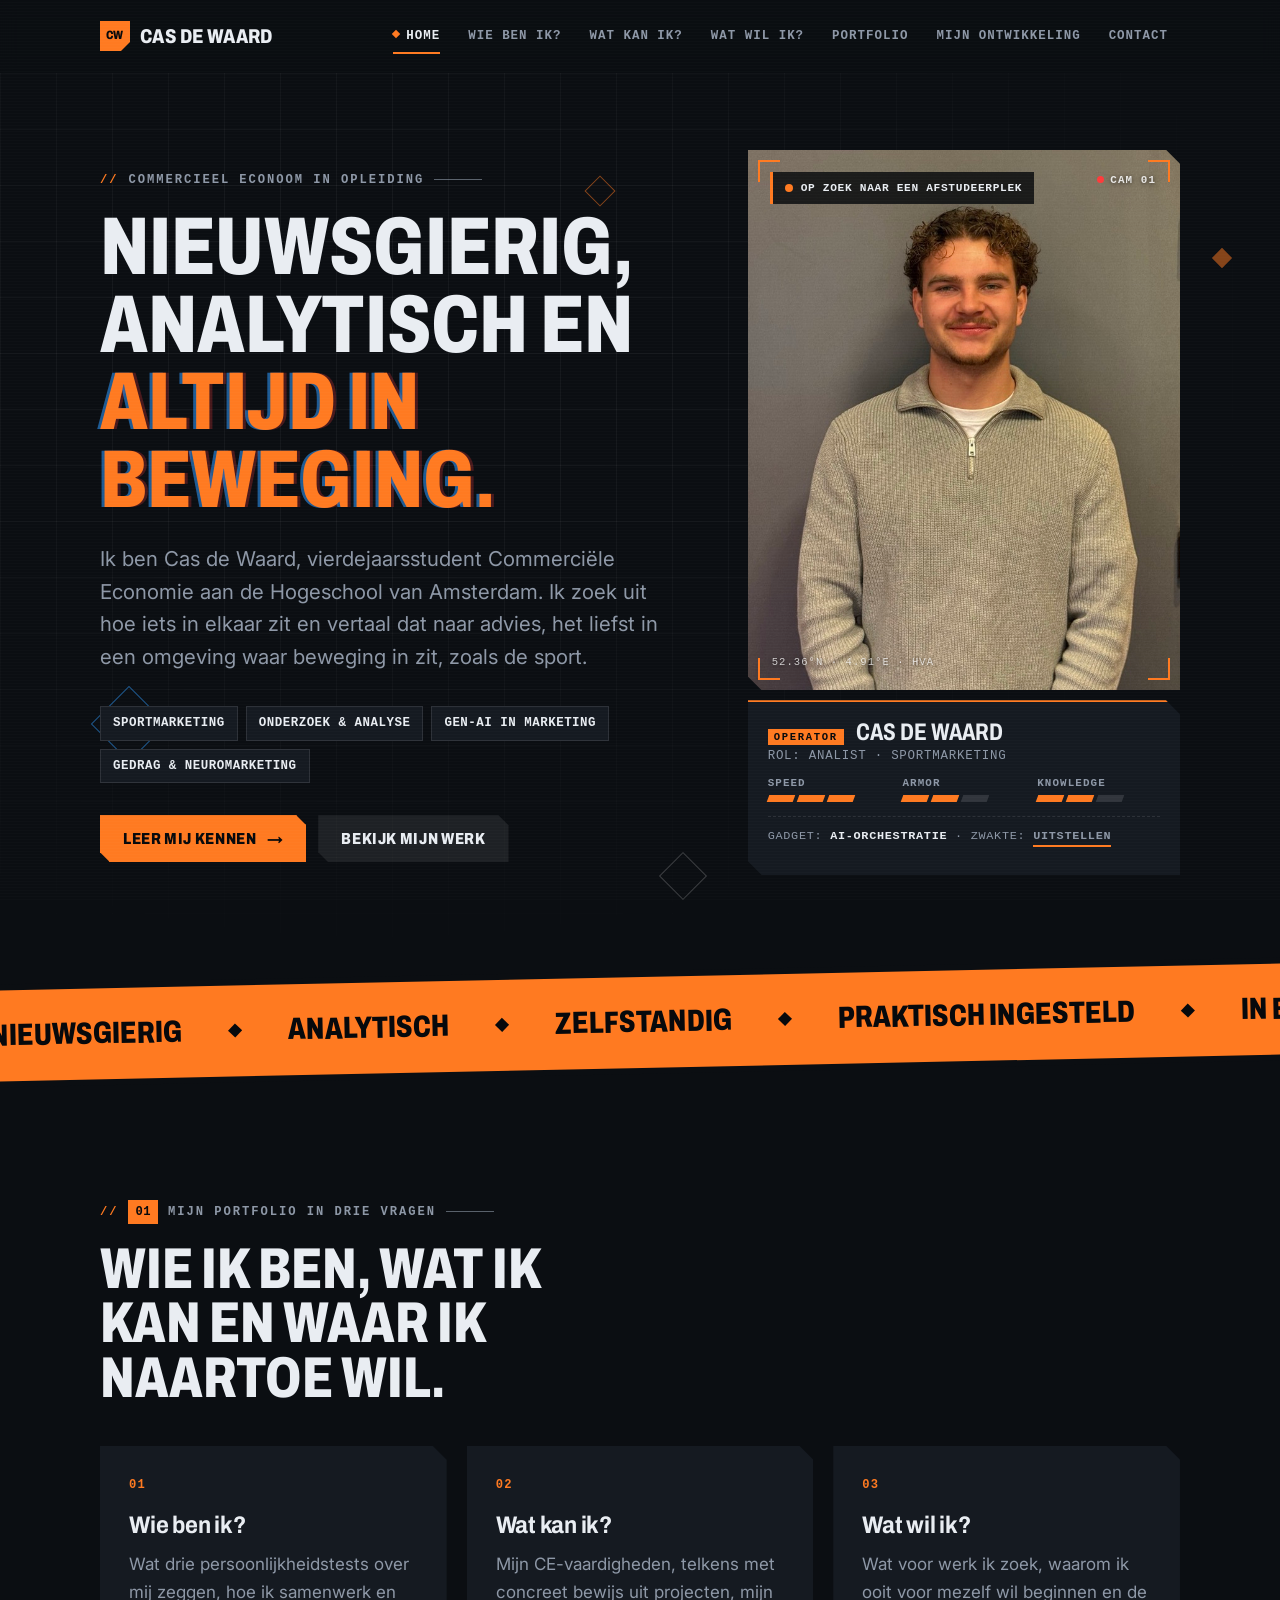
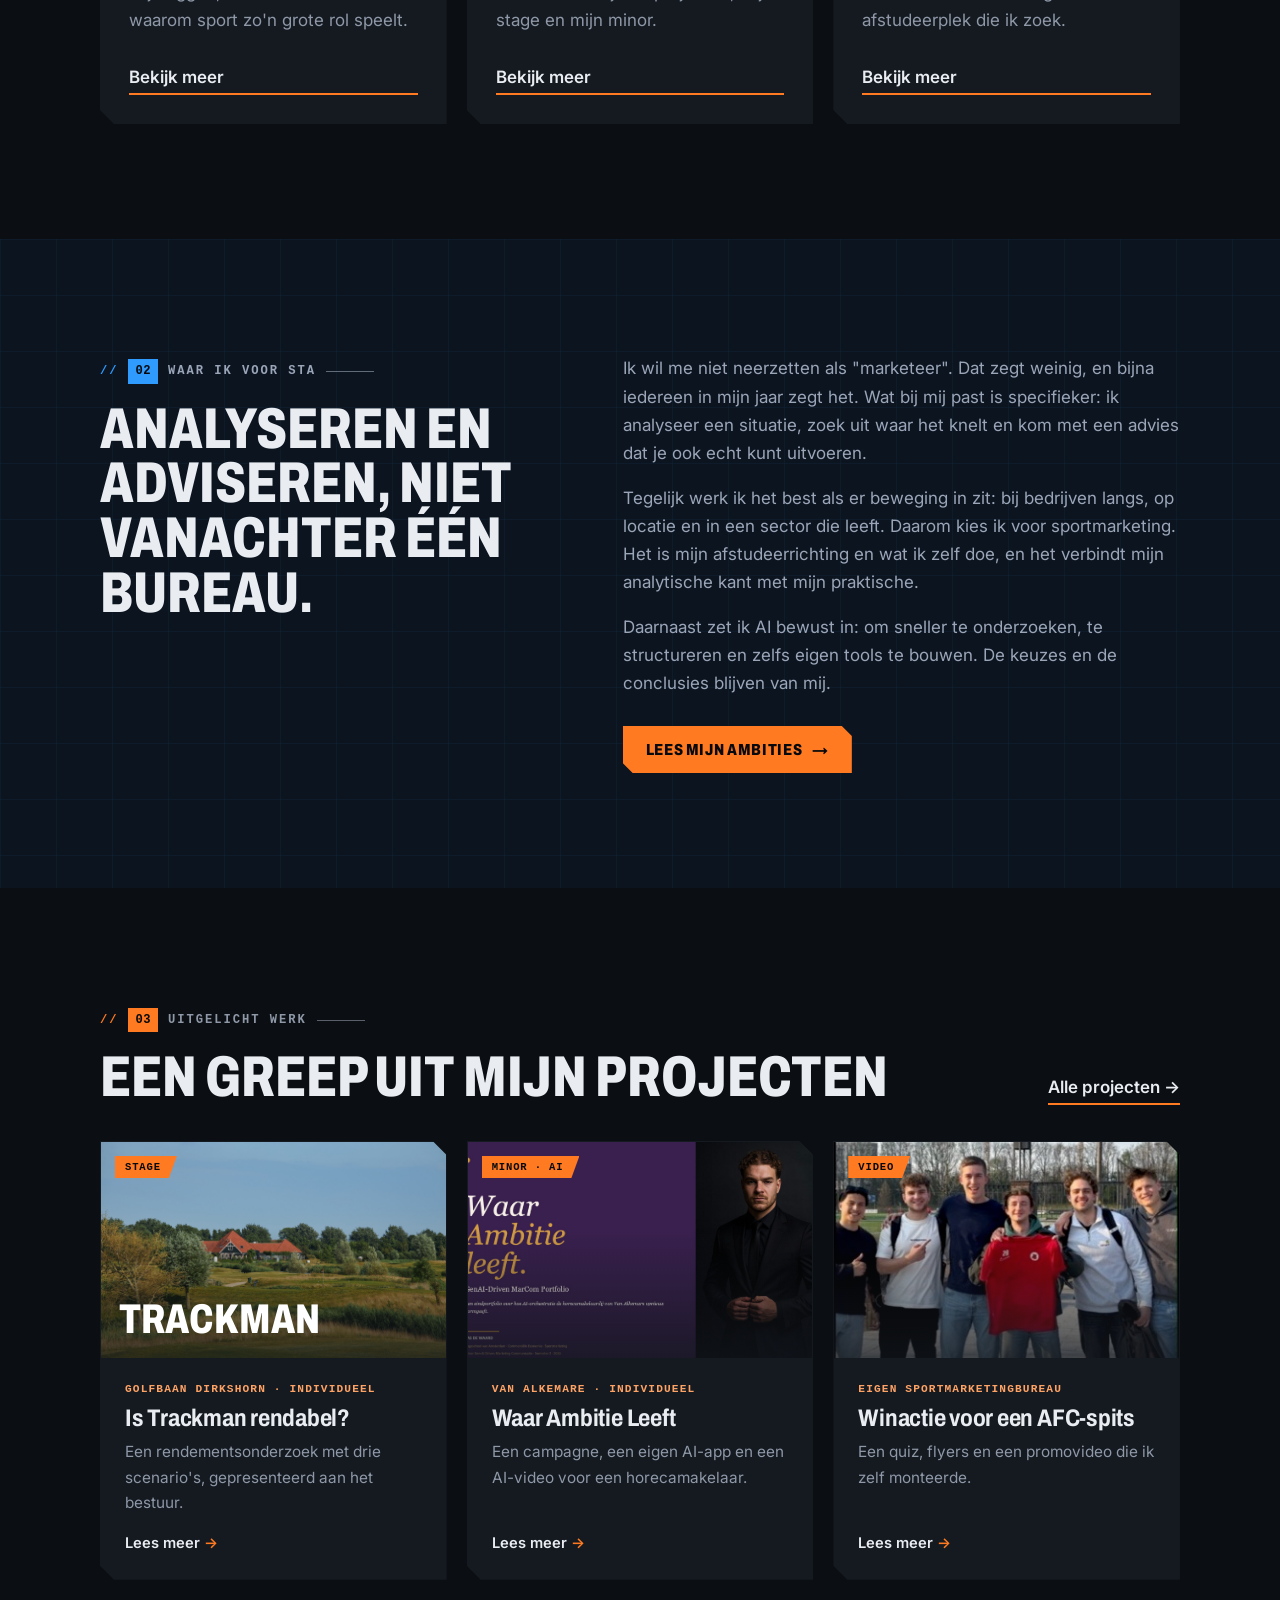
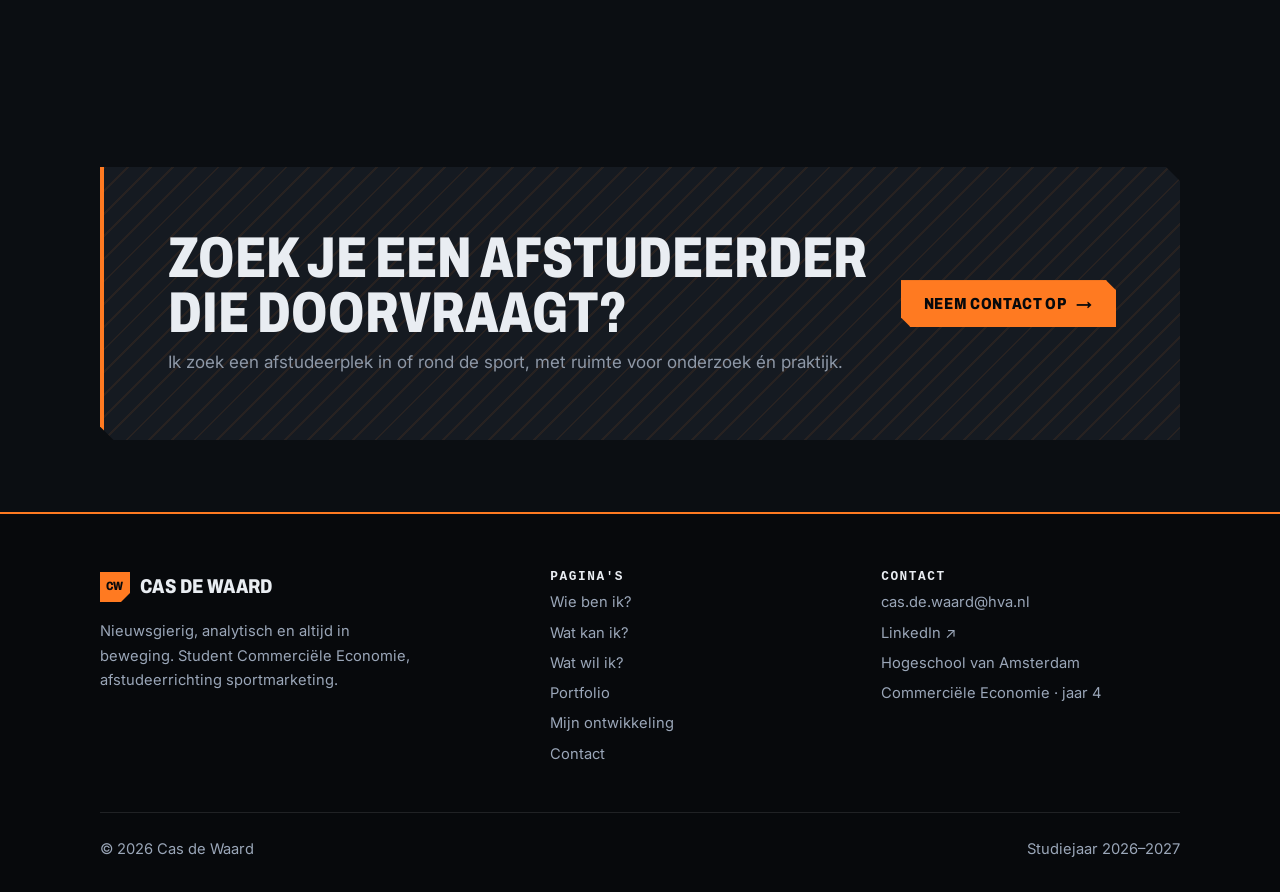
<file: index.html>
<!doctype html>
<html lang="nl" class="no-js">
<head>
  <meta charset="utf-8">
  <meta name="viewport" content="width=device-width, initial-scale=1">
  <meta name="robots" content="noindex, nofollow">
  <title>Cas de Waard · Portfolio</title>
  <meta name="description" content="Portfolio van Cas de Waard, student Commerciële Economie (HvA) met sportmarketing als afstudeerrichting.">
  <link rel="preconnect" href="https://fonts.googleapis.com">
  <link rel="preconnect" href="https://fonts.gstatic.com" crossorigin>
  <link href="https://fonts.googleapis.com/css2?family=Archivo:ital,wdth,wght@0,62..125,400..900;1,62..125,400..900&family=Inter:wght@400;500;600;700&display=swap" rel="stylesheet">
  <link rel="stylesheet" href="assets/style.css">
</head>
<body>
  <a class="skip" href="#main">Naar de inhoud</a>
  <header class="site-header"></header>

  <main id="main">
    <section class="hero">
      <div class="wrap hero-grid">
        <div>
          <span class="eyebrow">Commercieel econoom in opleiding</span>
          <h1>Nieuwsgierig, analytisch en <span class="hl">altijd in beweging.</span></h1>
          <p class="lead">Ik ben Cas de Waard, vierdejaarsstudent Commerciële Economie aan de Hogeschool van Amsterdam. Ik zoek uit hoe iets in elkaar zit en vertaal dat naar advies, het liefst in een omgeving waar beweging in zit, zoals de sport.</p>
          <ul class="tags">
            <li>Sportmarketing</li>
            <li>Onderzoek &amp; analyse</li>
            <li>Gen-AI in marketing</li>
            <li>Gedrag &amp; neuromarketing</li>
          </ul>
          <div class="btn-row">
            <a class="btn" href="wie-ben-ik.html">Leer mij kennen <span class="arrow">→</span></a>
            <a class="btn btn-ghost" href="portfolio.html">Bekijk mijn werk</a>
          </div>
        </div>

        <div class="reveal">
          <div class="photo">
            <img src="images/cas.jpg" alt="Portret van Cas de Waard">
            <div class="photo-badge"><span class="pulse"></span>Op zoek naar een afstudeerplek</div>
            <span class="hud-cam" aria-hidden="true">CAM 01</span>
            <span class="hud-coord" aria-hidden="true">52.36°N · 4.91°E · HVA</span>
          </div>
          <div class="op-plate">
            <div class="op-head"><span class="op-tag">Operator</span><strong>Cas de Waard</strong><span class="op-role">Rol: analist · sportmarketing</span></div>
            <dl class="op-stats">
              <div><dt>Speed</dt><dd aria-label="3 van 3"><i class="on"></i><i class="on"></i><i class="on"></i></dd></div>
              <div><dt>Armor</dt><dd aria-label="2 van 3"><i class="on"></i><i class="on"></i><i></i></dd></div>
              <div><dt>Knowledge</dt><dd aria-label="2 van 3"><i class="on"></i><i class="on"></i><i></i></dd></div>
            </dl>
            <p class="op-gadget">Gadget: <b>AI-orchestratie</b> · Zwakte: <a class="text-link" href="ontwikkeling.html">uitstellen</a></p>
          </div>
        </div>
      </div>
    </section>

    <div class="words" aria-hidden="true">
      <div class="words-inner">
        <span>Nieuwsgierig</span><span>Analytisch</span><span>Zelfstandig</span><span>Praktisch ingesteld</span><span>In beweging</span>
        <span>Nieuwsgierig</span><span>Analytisch</span><span>Zelfstandig</span><span>Praktisch ingesteld</span><span>In beweging</span>
      </div>
    </div>

    <section class="section">
      <div class="wrap">
        <span class="eyebrow"><span class="num">01</span> Mijn portfolio in drie vragen</span>
        <h2 style="max-width:18ch">Wie ik ben, wat ik kan en waar ik naartoe wil.</h2>
        <div class="cards" style="margin-top:40px">
          <a class="card reveal" href="wie-ben-ik.html">
            <span class="card-num">01</span>
            <h3>Wie ben ik?</h3>
            <p>Wat drie persoonlijkheidstests over mij zeggen, hoe ik samenwerk en waarom sport zo'n grote rol speelt.</p>
            <span class="card-foot text-link">Bekijk meer</span>
          </a>
          <a class="card reveal" href="wat-kan-ik.html">
            <span class="card-num">02</span>
            <h3>Wat kan ik?</h3>
            <p>Mijn CE-vaardigheden, telkens met concreet bewijs uit projecten, mijn stage en mijn minor.</p>
            <span class="card-foot text-link">Bekijk meer</span>
          </a>
          <a class="card reveal" href="wat-wil-ik.html">
            <span class="card-num">03</span>
            <h3>Wat wil ik?</h3>
            <p>Wat voor werk ik zoek, waarom ik ooit voor mezelf wil beginnen en de afstudeerplek die ik zoek.</p>
            <span class="card-foot text-link">Bekijk meer</span>
          </a>
        </div>
      </div>
    </section>

    <section class="section section-dark">
      <div class="wrap split">
        <div class="sticky-col">
          <span class="eyebrow"><span class="num">02</span> Waar ik voor sta</span>
          <h2>Analyseren en adviseren, niet vanachter één bureau.</h2>
        </div>
        <div class="prose">
          <p>Ik wil me niet neerzetten als "marketeer". Dat zegt weinig, en bijna iedereen in mijn jaar zegt het. Wat bij mij past is specifieker: ik analyseer een situatie, zoek uit waar het knelt en kom met een advies dat je ook echt kunt uitvoeren.</p>
          <p>Tegelijk werk ik het best als er beweging in zit: bij bedrijven langs, op locatie en in een sector die leeft. Daarom kies ik voor sportmarketing. Het is mijn afstudeerrichting en wat ik zelf doe, en het verbindt mijn analytische kant met mijn praktische.</p>
          <p>Daarnaast zet ik AI bewust in: om sneller te onderzoeken, te structureren en zelfs eigen tools te bouwen. De keuzes en de conclusies blijven van mij.</p>
          <a class="btn btn-light" href="wat-wil-ik.html" style="margin-top:12px">Lees mijn ambities <span class="arrow">→</span></a>
        </div>
      </div>
    </section>

    <section class="section">
      <div class="wrap">
        <div style="display:flex;justify-content:space-between;align-items:end;gap:24px;flex-wrap:wrap;margin-bottom:36px">
          <div>
            <span class="eyebrow"><span class="num">03</span> Uitgelicht werk</span>
            <h2 style="margin:0">Een greep uit mijn projecten</h2>
          </div>
          <a class="text-link" href="portfolio.html">Alle projecten →</a>
        </div>
        <div class="project-grid">
          <a class="project-card reveal" href="portfolio.html#trackman">
            <div class="thumb"><img src="images/dirkshorn.jpg" alt=""><div class="shade"></div><span class="badge">Stage</span><span class="thumb-type">Trackman</span></div>
            <div class="body">
              <span class="meta">Golfbaan Dirkshorn · individueel</span>
              <h3>Is Trackman rendabel?</h3>
              <p>Een rendementsonderzoek met drie scenario's, gepresenteerd aan het bestuur.</p>
              <span class="more">Lees meer <span>→</span></span>
            </div>
          </a>
          <a class="project-card reveal" href="portfolio.html#van-alkemare">
            <div class="thumb"><img src="images/minor-1.jpg" alt=""><div class="shade"></div><span class="badge">Minor · AI</span></div>
            <div class="body">
              <span class="meta">Van Alkemare · individueel</span>
              <h3>Waar Ambitie Leeft</h3>
              <p>Een campagne, een eigen AI-app en een AI-video voor een horecamakelaar.</p>
              <span class="more">Lees meer <span>→</span></span>
            </div>
          </a>
          <a class="project-card reveal" href="portfolio.html#central-athlete">
            <div class="thumb"><img src="media/central-athlete-poster.jpg" alt=""><div class="shade"></div><span class="badge">Video</span></div>
            <div class="body">
              <span class="meta">Eigen sportmarketingbureau</span>
              <h3>Winactie voor een AFC-spits</h3>
              <p>Een quiz, flyers en een promovideo die ik zelf monteerde.</p>
              <span class="more">Lees meer <span>→</span></span>
            </div>
          </a>
        </div>
      </div>
    </section>

    <section class="section-tight">
      <div class="wrap">
        <div class="cta">
          <div>
            <h2>Zoek je een afstudeerder die doorvraagt?</h2>
            <p>Ik zoek een afstudeerplek in of rond de sport, met ruimte voor onderzoek én praktijk.</p>
          </div>
          <a class="btn" href="contact.html">Neem contact op <span class="arrow">→</span></a>
        </div>
      </div>
    </section>
  </main>

  <footer class="site-footer"></footer>
  <script src="assets/main.js"></script>
</body>
</html>
</file>
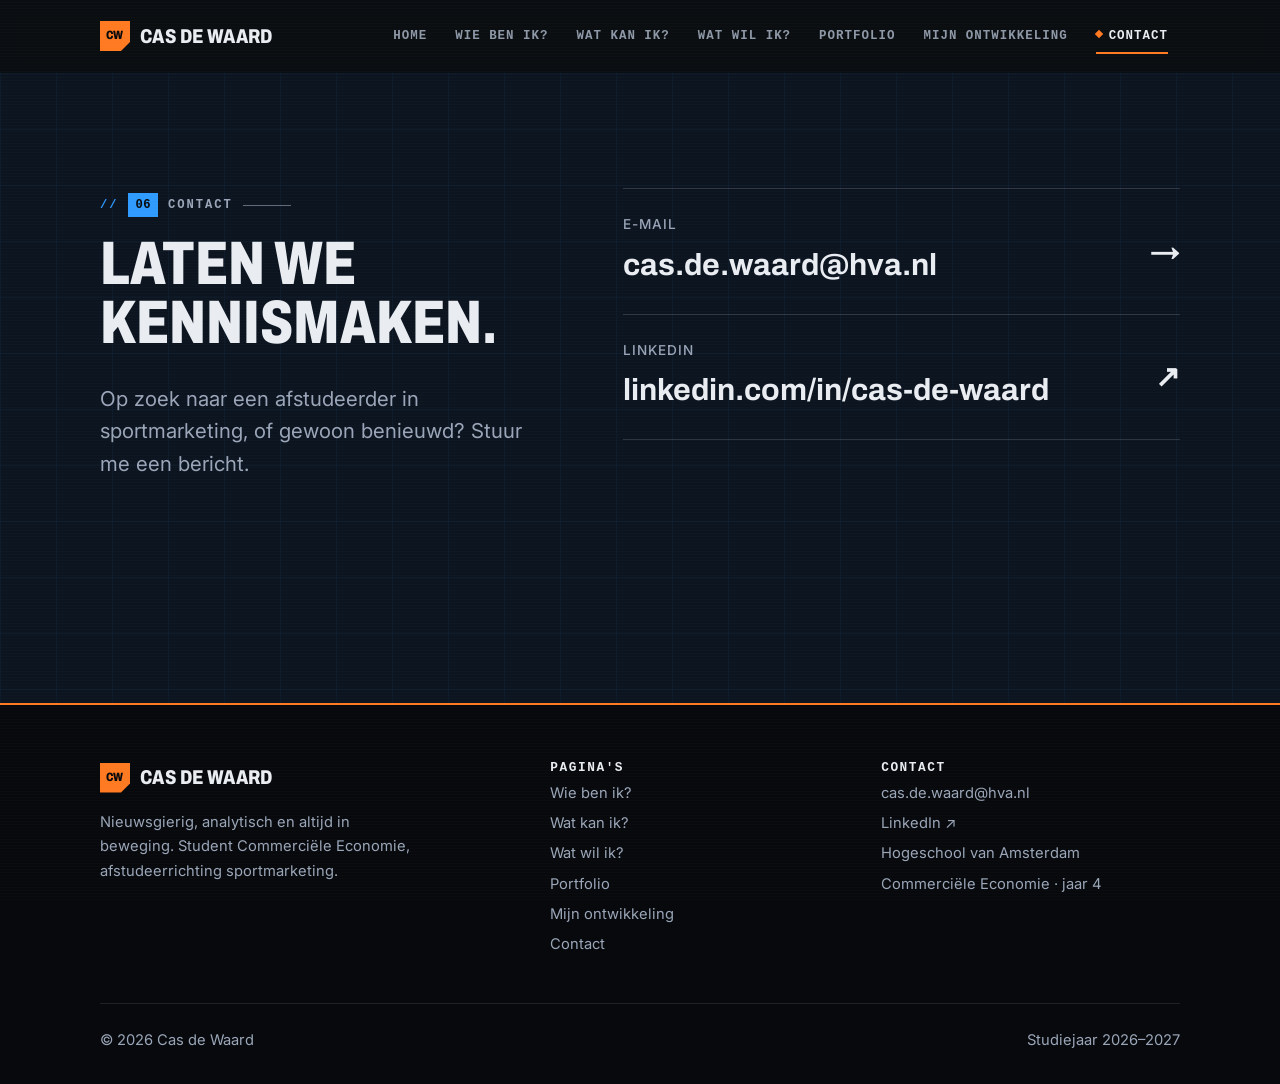
<file: contact.html>
<!doctype html>
<html lang="nl" class="no-js">
<head>
  <meta charset="utf-8">
  <meta name="viewport" content="width=device-width, initial-scale=1">
  <meta name="robots" content="noindex, nofollow">
  <title>Contact · Cas de Waard</title>
  <meta name="description" content="Neem contact op met Cas de Waard.">
  <link rel="preconnect" href="https://fonts.googleapis.com">
  <link rel="preconnect" href="https://fonts.gstatic.com" crossorigin>
  <link href="https://fonts.googleapis.com/css2?family=Archivo:ital,wdth,wght@0,62..125,400..900;1,62..125,400..900&family=Inter:wght@400;500;600;700&display=swap" rel="stylesheet">
  <link rel="stylesheet" href="assets/style.css">
</head>
<body>
  <a class="skip" href="#main">Naar de inhoud</a>
  <header class="site-header"></header>

  <main id="main" class="section-dark" style="min-height:70vh">
    <section class="section">
      <div class="wrap split">
        <div>
          <span class="eyebrow"><span class="num">06</span> Contact</span>
          <h1 style="font-size:clamp(2.4rem,4.8vw,4rem)">Laten we kennis&shy;maken.</h1>
          <p class="lead">Op zoek naar een afstudeerder in sportmarketing, of gewoon benieuwd? Stuur me een bericht.</p>
        </div>
        <ul class="contact-list">
          <li><a href="mailto:cas.de.waard@hva.nl"><span><small>E-mail</small>cas.de.waard@hva.nl</span><span aria-hidden="true">→</span></a></li>
          <li><a href="https://www.linkedin.com/in/cas-de-waard-8b08642b8/" target="_blank" rel="noopener"><span><small>LinkedIn</small>linkedin.com/in/cas-de-waard</span><span aria-hidden="true">↗</span></a></li>
        </ul>
      </div>
    </section>
  </main>

  <footer class="site-footer"></footer>
  <script src="assets/main.js"></script>
</body>
</html>
</file>
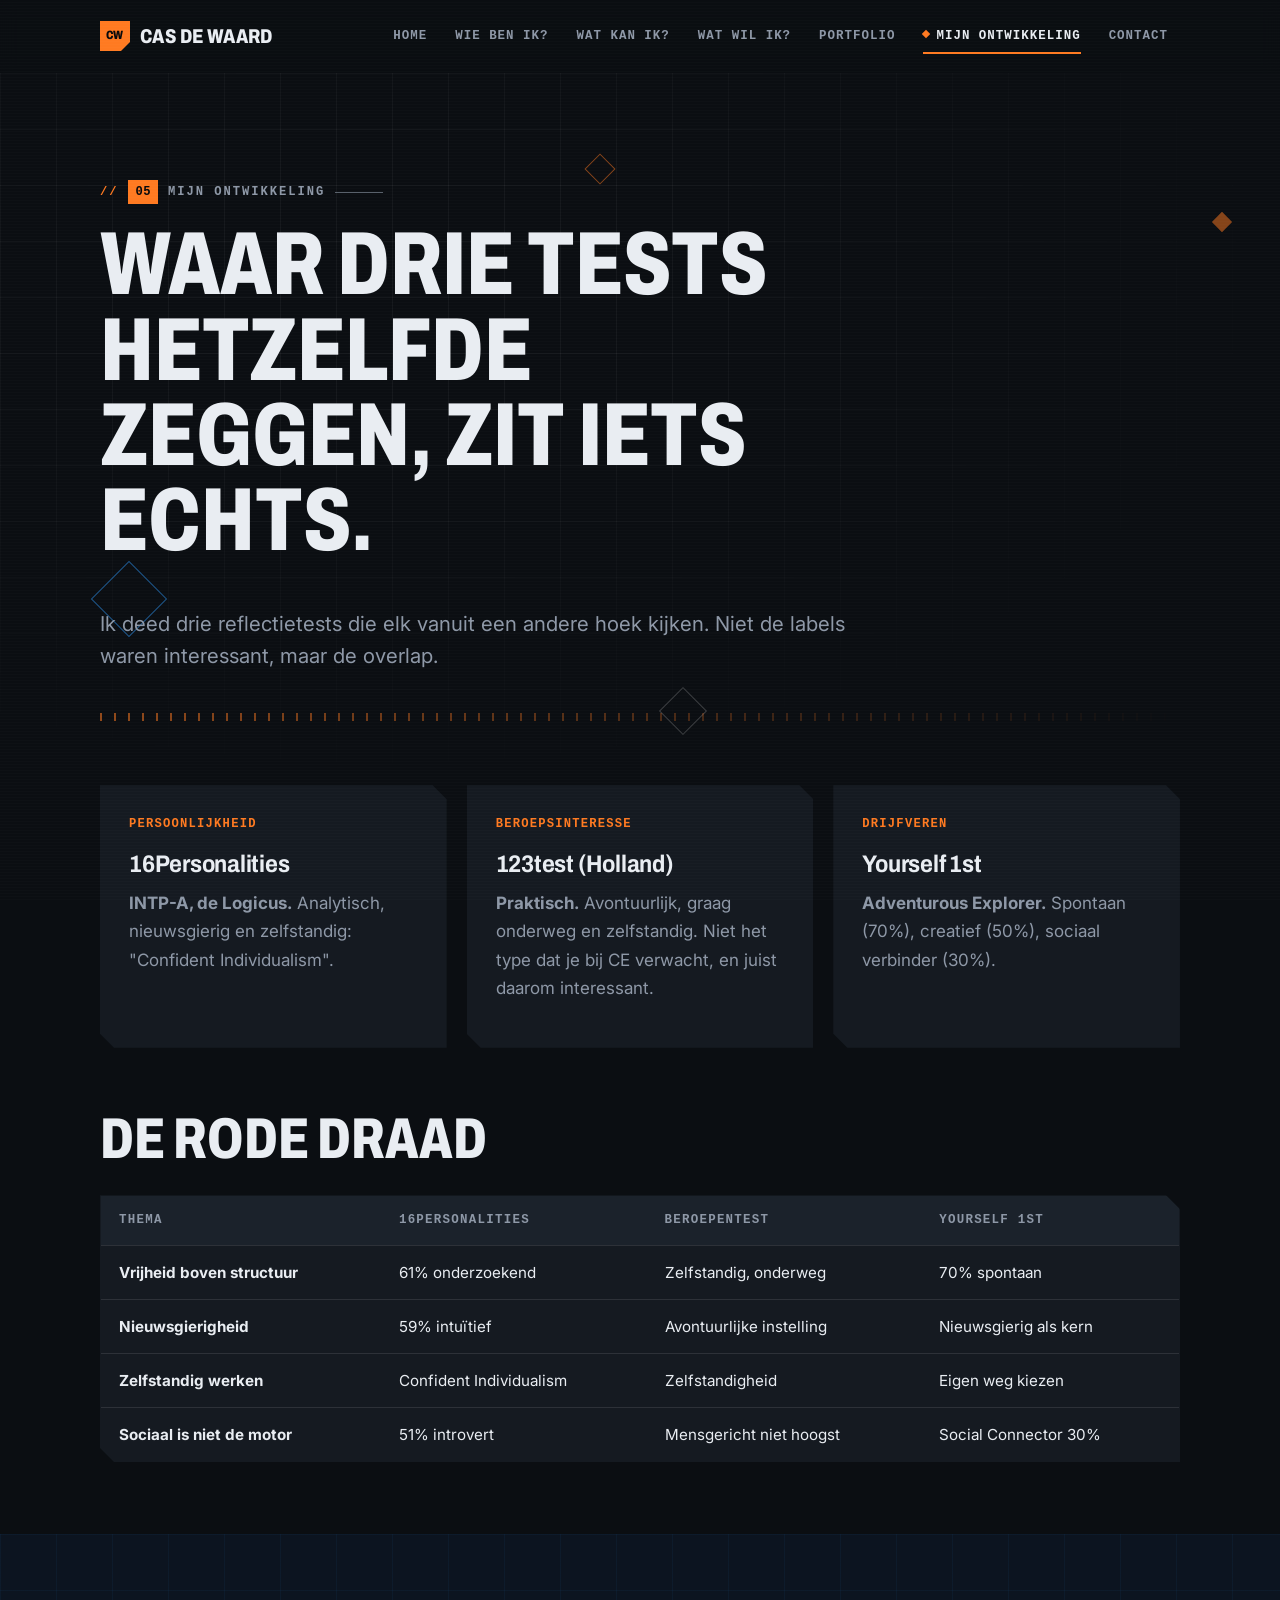
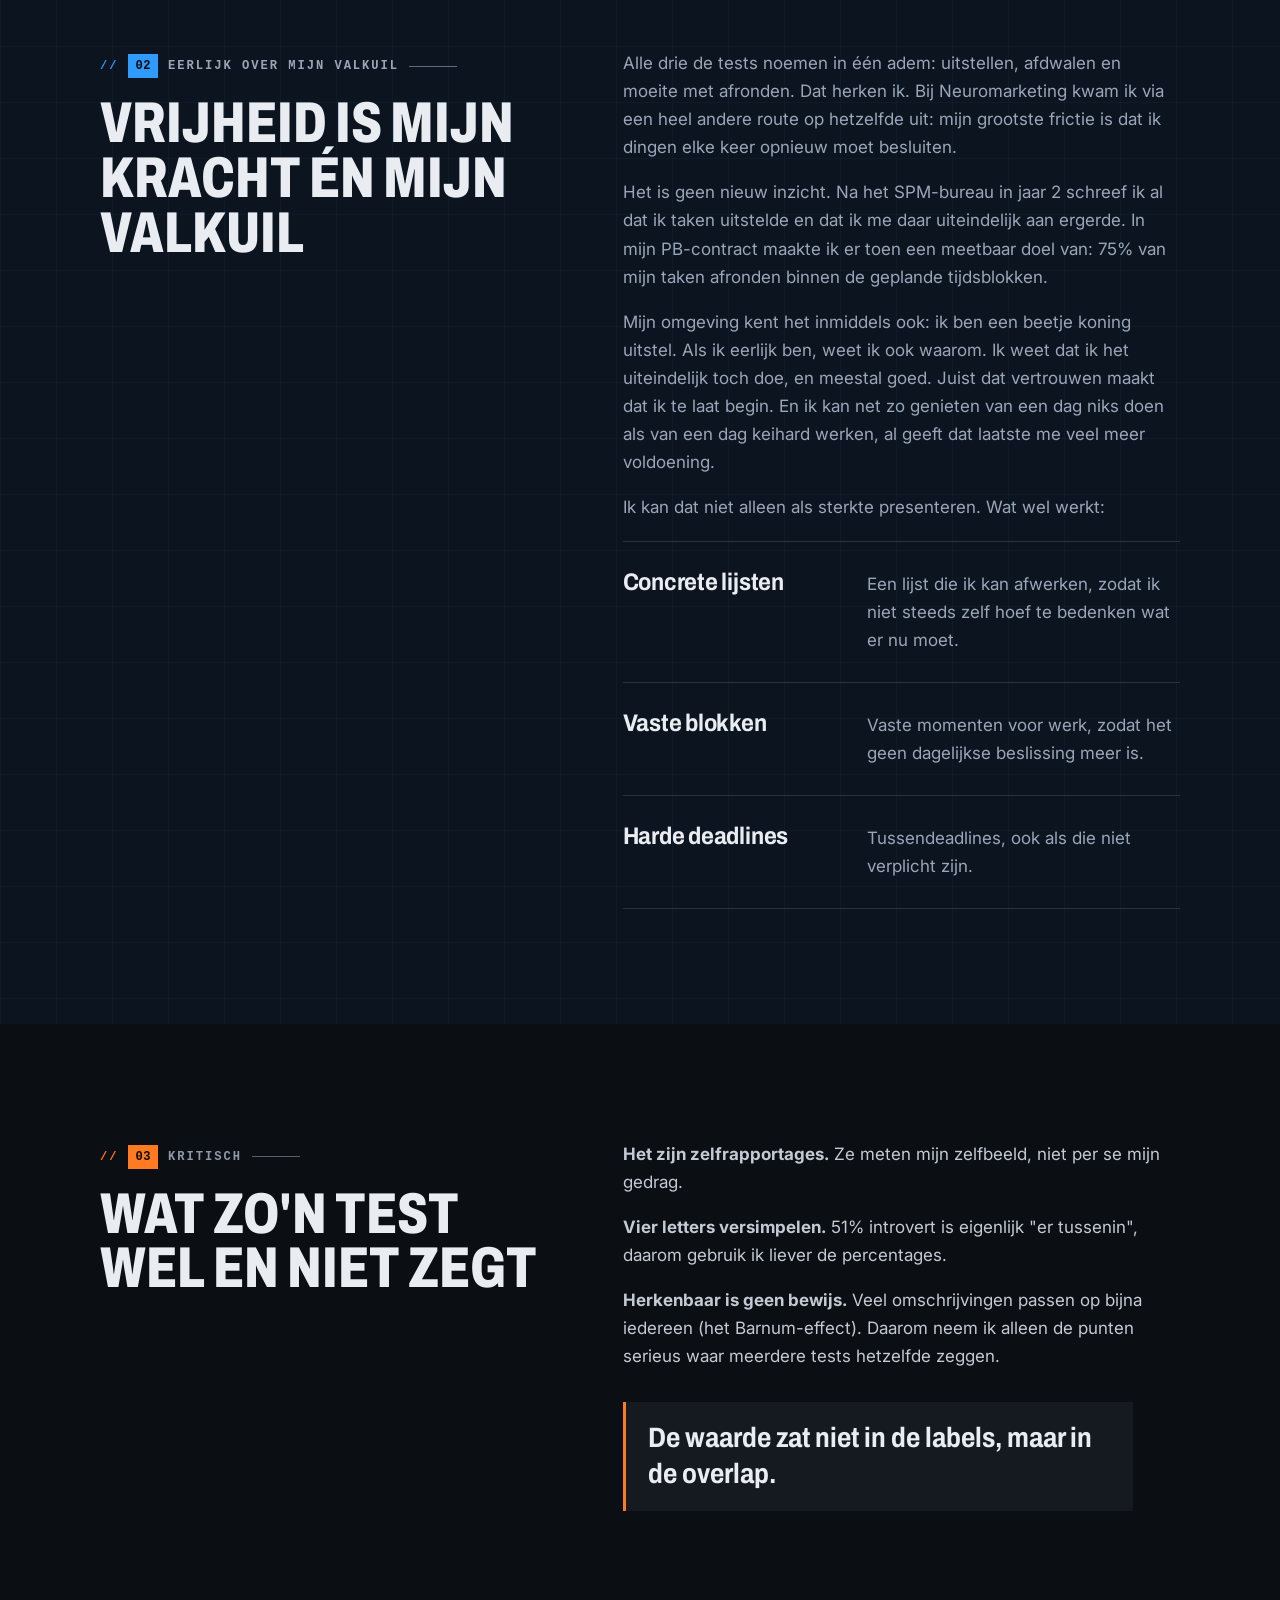
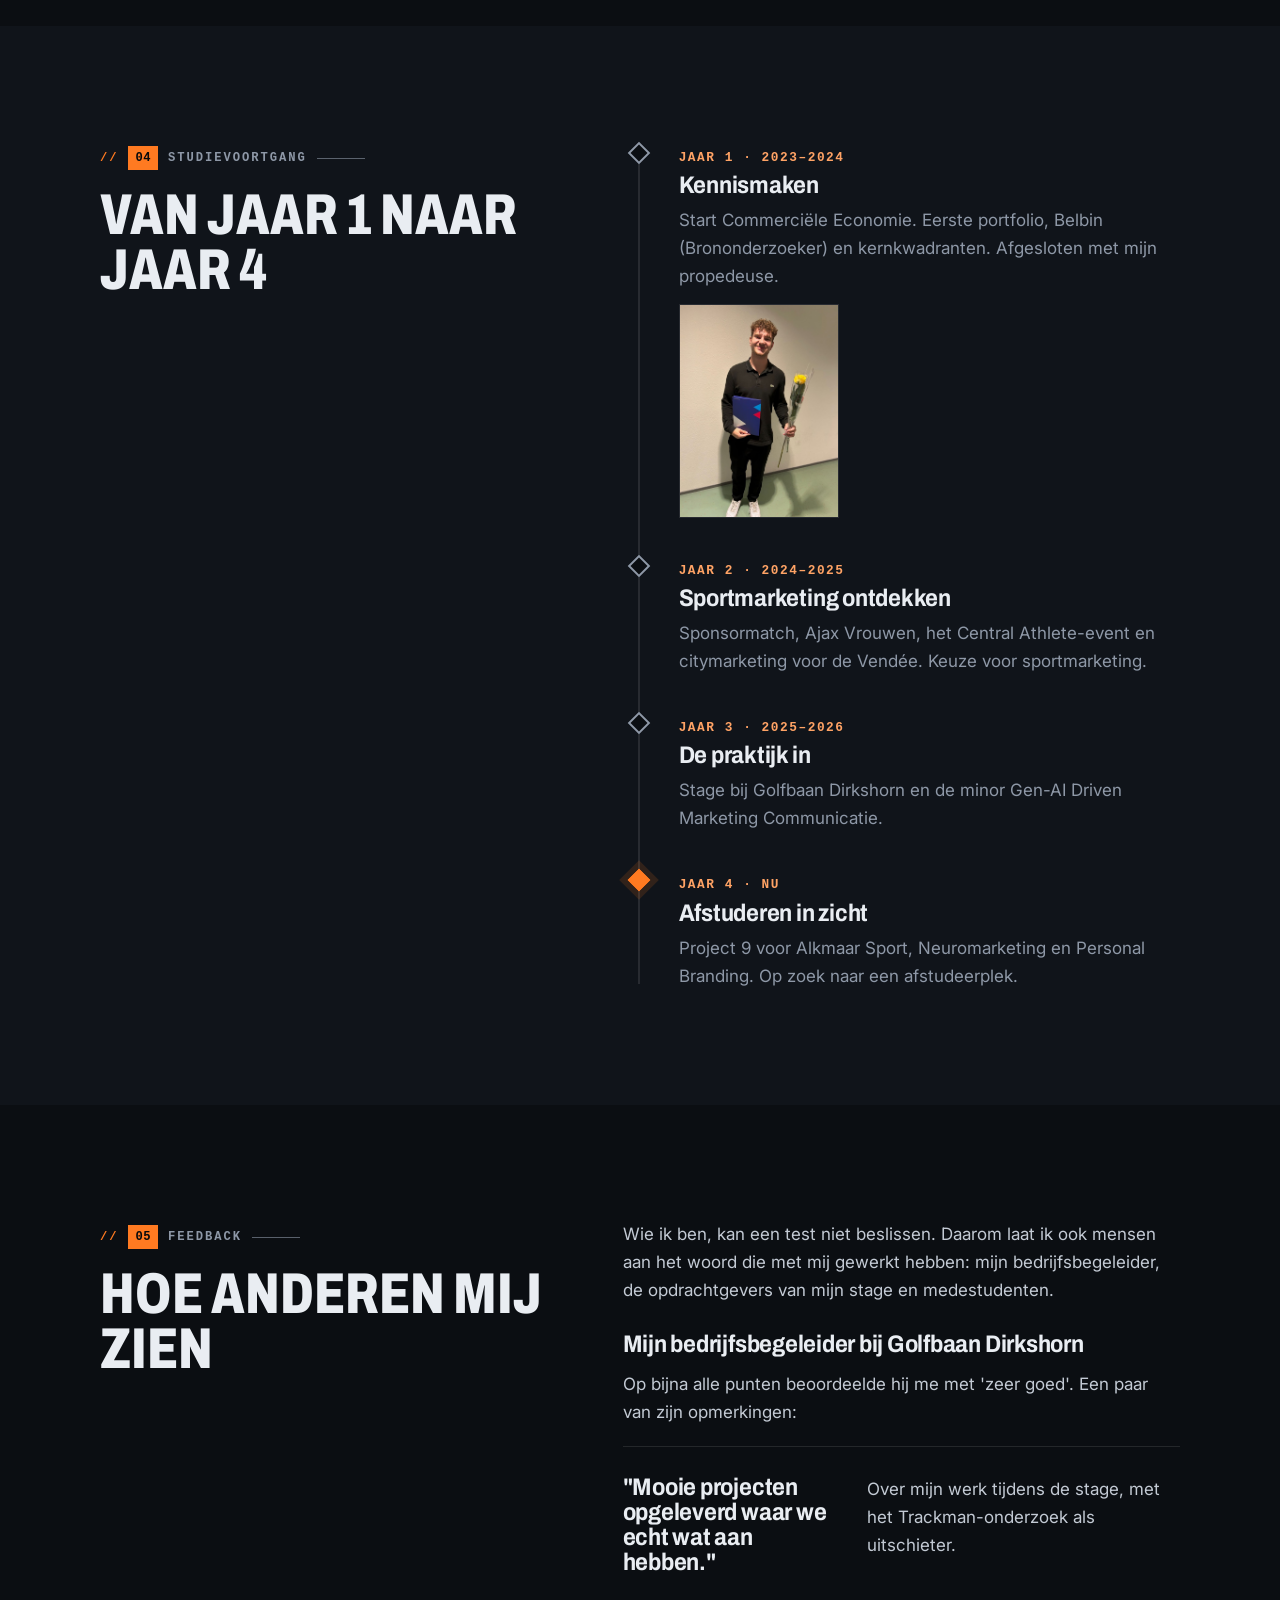
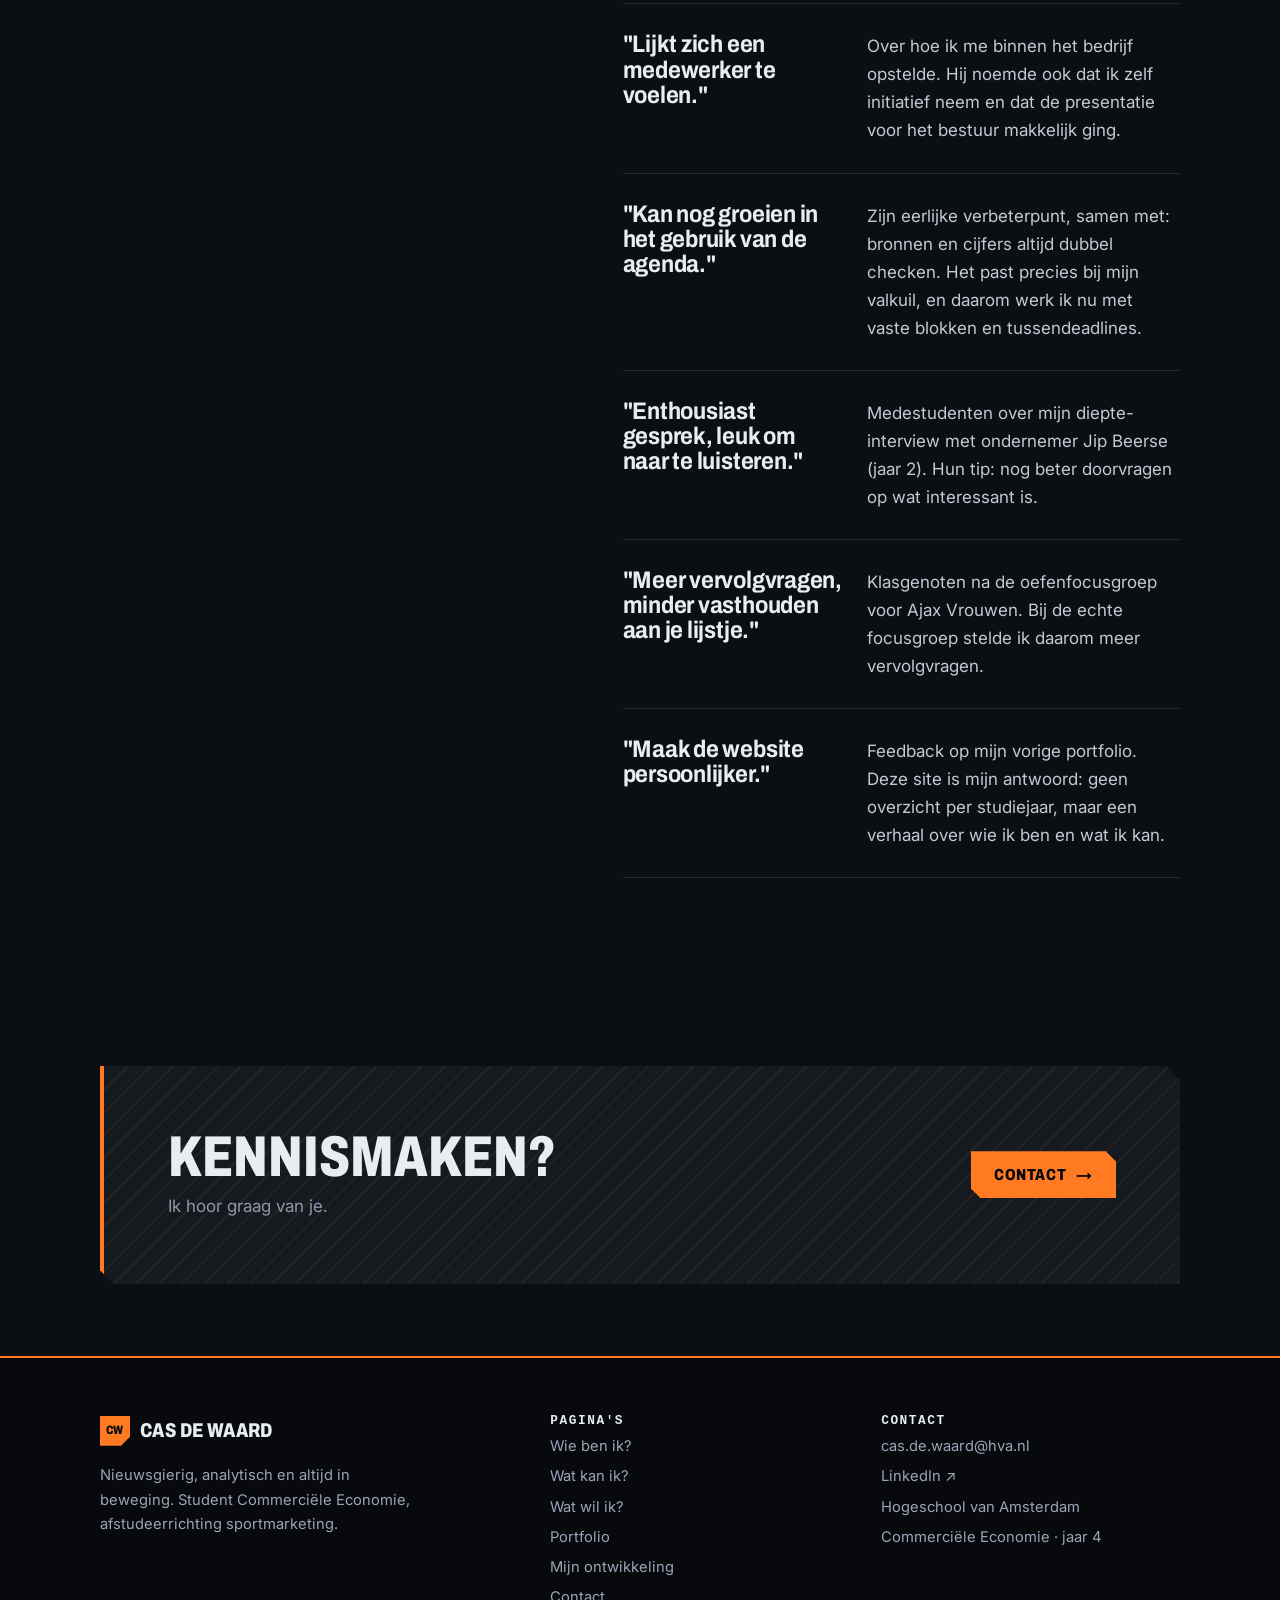
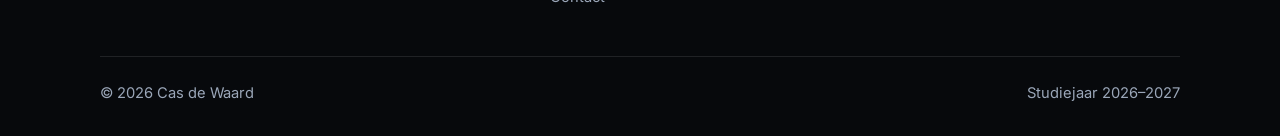
<file: ontwikkeling.html>
<!doctype html>
<html lang="nl" class="no-js">
<head>
  <meta charset="utf-8">
  <meta name="viewport" content="width=device-width, initial-scale=1">
  <meta name="robots" content="noindex, nofollow">
  <title>Mijn ontwikkeling · Cas de Waard</title>
  <meta name="description" content="Reflectie, persoonlijkheidstests en ontwikkeling van Cas de Waard.">
  <link rel="preconnect" href="https://fonts.googleapis.com">
  <link rel="preconnect" href="https://fonts.gstatic.com" crossorigin>
  <link href="https://fonts.googleapis.com/css2?family=Archivo:ital,wdth,wght@0,62..125,400..900;1,62..125,400..900&family=Inter:wght@400;500;600;700&display=swap" rel="stylesheet">
  <link rel="stylesheet" href="assets/style.css">
</head>
<body>
  <a class="skip" href="#main">Naar de inhoud</a>
  <header class="site-header"></header>

  <main id="main">
    <section class="page-head">
      <div class="wrap">
        <span class="eyebrow"><span class="num">05</span> Mijn ontwikkeling</span>
        <h1>Waar drie tests hetzelfde zeggen, zit iets echts.</h1>
        <p class="lead">Ik deed drie reflectietests die elk vanuit een andere hoek kijken. Niet de labels waren interessant, maar de overlap.</p>
        <div class="track"></div>
      </div>
    </section>

    <section class="section-tight" style="padding-top:0" id="tests">
      <div class="wrap">
        <div class="cards">
          <div class="card reveal">
            <span class="card-num">Persoonlijkheid</span>
            <h3>16Personalities</h3>
            <p><strong>INTP-A, de Logicus.</strong> Analytisch, nieuwsgierig en zelfstandig: "Confident Individualism".</p>
          </div>
          <div class="card reveal">
            <span class="card-num">Beroepsinteresse</span>
            <h3>123test (Holland)</h3>
            <p><strong>Praktisch.</strong> Avontuurlijk, graag onderweg en zelfstandig. Niet het type dat je bij CE verwacht, en juist daarom interessant.</p>
          </div>
          <div class="card reveal">
            <span class="card-num">Drijfveren</span>
            <h3>Yourself 1st</h3>
            <p><strong>Adventurous Explorer.</strong> Spontaan (70%), creatief (50%), sociaal verbinder (30%).</p>
          </div>
        </div>

        <h2 style="margin-top:64px">De rode draad</h2>
        <div class="table-wrap reveal">
          <table>
            <thead><tr><th>Thema</th><th>16Personalities</th><th>Beroepentest</th><th>Yourself 1st</th></tr></thead>
            <tbody>
              <tr><td>Vrijheid boven structuur</td><td>61% onderzoekend</td><td>Zelfstandig, onderweg</td><td>70% spontaan</td></tr>
              <tr><td>Nieuwsgierigheid</td><td>59% intuïtief</td><td>Avontuurlijke instelling</td><td>Nieuwsgierig als kern</td></tr>
              <tr><td>Zelfstandig werken</td><td>Confident Individualism</td><td>Zelfstandigheid</td><td>Eigen weg kiezen</td></tr>
              <tr><td>Sociaal is niet de motor</td><td>51% introvert</td><td>Mensgericht niet hoogst</td><td>Social Connector 30%</td></tr>
            </tbody>
          </table>
        </div>
      </div>
    </section>

    <section class="section section-dark">
      <div class="wrap split">
        <div class="sticky-col">
          <span class="eyebrow"><span class="num">02</span> Eerlijk over mijn valkuil</span>
          <h2>Vrijheid is mijn kracht én mijn valkuil</h2>
        </div>
        <div class="prose">
          <p>Alle drie de tests noemen in één adem: uitstellen, afdwalen en moeite met afronden. Dat herken ik. Bij Neuromarketing kwam ik via een heel andere route op hetzelfde uit: mijn grootste frictie is dat ik dingen elke keer opnieuw moet besluiten.</p>
          <p>Het is geen nieuw inzicht. Na het SPM-bureau in jaar 2 schreef ik al dat ik taken uitstelde en dat ik me daar uiteindelijk aan ergerde. In mijn PB-contract maakte ik er toen een meetbaar doel van: 75% van mijn taken afronden binnen de geplande tijdsblokken.</p>
          <p>Mijn omgeving kent het inmiddels ook: ik ben een beetje koning uitstel. Als ik eerlijk ben, weet ik ook waarom. Ik weet dat ik het uiteindelijk toch doe, en meestal goed. Juist dat vertrouwen maakt dat ik te laat begin. En ik kan net zo genieten van een dag niks doen als van een dag keihard werken, al geeft dat laatste me veel meer voldoening.</p>
          <p>Ik kan dat niet alleen als sterkte presenteren. Wat wel werkt:</p>
          <div class="rows" style="margin-top:20px">
            <div class="row"><h3>Concrete lijsten</h3><p>Een lijst die ik kan afwerken, zodat ik niet steeds zelf hoef te bedenken wat er nu moet.</p></div>
            <div class="row"><h3>Vaste blokken</h3><p>Vaste momenten voor werk, zodat het geen dagelijkse beslissing meer is.</p></div>
            <div class="row"><h3>Harde deadlines</h3><p>Tussendeadlines, ook als die niet verplicht zijn.</p></div>
          </div>
        </div>
      </div>
    </section>

    <section class="section">
      <div class="wrap split">
        <div class="sticky-col">
          <span class="eyebrow"><span class="num">03</span> Kritisch</span>
          <h2>Wat zo'n test wel en niet zegt</h2>
        </div>
        <div class="prose">
          <p><strong>Het zijn zelfrapportages.</strong> Ze meten mijn zelfbeeld, niet per se mijn gedrag.</p>
          <p><strong>Vier letters versimpelen.</strong> 51% introvert is eigenlijk "er tussenin", daarom gebruik ik liever de percentages.</p>
          <p><strong>Herkenbaar is geen bewijs.</strong> Veel omschrijvingen passen op bijna iedereen (het Barnum-effect). Daarom neem ik alleen de punten serieus waar meerdere tests hetzelfde zeggen.</p>
          <div class="callout" style="margin-top:32px">De waarde zat niet in de labels, maar in de overlap.</div>
        </div>
      </div>
    </section>

    <section class="section section-alt">
      <div class="wrap split">
        <div class="sticky-col">
          <span class="eyebrow"><span class="num">04</span> Studievoortgang</span>
          <h2>Van jaar 1 naar jaar 4</h2>
        </div>
        <ol class="timeline">
          <li class="reveal"><span class="dot"></span><span class="when">Jaar 1 · 2023–2024</span><h3>Kennismaken</h3><p>Start Commerciële Economie. Eerste portfolio, Belbin (Brononderzoeker) en kernkwadranten. Afgesloten met mijn propedeuse.</p><img class="tl-photo" src="images/propedeuse.jpg" alt="Cas met zijn propedeusediploma en een bloem" loading="lazy"></li>
          <li class="reveal"><span class="dot"></span><span class="when">Jaar 2 · 2024–2025</span><h3>Sportmarketing ontdekken</h3><p>Sponsormatch, Ajax Vrouwen, het Central Athlete-event en citymarketing voor de Vendée. Keuze voor sportmarketing.</p></li>
          <li class="reveal"><span class="dot"></span><span class="when">Jaar 3 · 2025–2026</span><h3>De praktijk in</h3><p>Stage bij Golfbaan Dirkshorn en de minor Gen-AI Driven Marketing Communicatie.</p></li>
          <li class="reveal now"><span class="dot"></span><span class="when">Jaar 4 · nu</span><h3>Afstuderen in zicht</h3><p>Project 9 voor Alkmaar Sport, Neuromarketing en Personal Branding. Op zoek naar een afstudeerplek.</p></li>
        </ol>
      </div>
    </section>

    <section class="section">
      <div class="wrap split">
        <div class="sticky-col">
          <span class="eyebrow"><span class="num">05</span> Feedback</span>
          <h2>Hoe anderen mij zien</h2>
        </div>
        <div class="prose">
          <p>Wie ik ben, kan een test niet beslissen. Daarom laat ik ook mensen aan het woord die met mij gewerkt hebben: mijn bedrijfsbegeleider, de opdrachtgevers van mijn stage en medestudenten.</p>
          <h3 style="margin-top:28px">Mijn bedrijfsbegeleider bij Golfbaan Dirkshorn</h3>
          <p>Op bijna alle punten beoordeelde hij me met 'zeer goed'. Een paar van zijn opmerkingen:</p>
          <div class="rows" style="margin-top:20px">
            <div class="row"><h3>"Mooie projecten opgeleverd waar we echt wat aan hebben."</h3><p>Over mijn werk tijdens de stage, met het Trackman-onderzoek als uitschieter.</p></div>
            <div class="row"><h3>"Lijkt zich een medewerker te voelen."</h3><p>Over hoe ik me binnen het bedrijf opstelde. Hij noemde ook dat ik zelf initiatief neem en dat de presentatie voor het bestuur makkelijk ging.</p></div>
            <div class="row"><h3>"Kan nog groeien in het gebruik van de agenda."</h3><p>Zijn eerlijke verbeterpunt, samen met: bronnen en cijfers altijd dubbel checken. Het past precies bij mijn valkuil, en daarom werk ik nu met vaste blokken en tussendeadlines.</p></div>
            <div class="row"><h3>"Enthousiast gesprek, leuk om naar te luisteren."</h3><p>Medestudenten over mijn diepte-interview met ondernemer Jip Beerse (jaar 2). Hun tip: nog beter doorvragen op wat interessant is.</p></div>
            <div class="row"><h3>"Meer vervolgvragen, minder vasthouden aan je lijstje."</h3><p>Klasgenoten na de oefenfocusgroep voor Ajax Vrouwen. Bij de echte focusgroep stelde ik daarom meer vervolgvragen.</p></div>
            <div class="row"><h3>"Maak de website persoonlijker."</h3><p>Feedback op mijn vorige portfolio. Deze site is mijn antwoord: geen overzicht per studiejaar, maar een verhaal over wie ik ben en wat ik kan.</p></div>
          </div>
        </div>
      </div>
    </section>

    <section class="section-tight">
      <div class="wrap">
        <div class="cta">
          <div>
            <h2>Kennismaken?</h2>
            <p>Ik hoor graag van je.</p>
          </div>
          <a class="btn" href="contact.html">Contact <span class="arrow">→</span></a>
        </div>
      </div>
    </section>
  </main>

  <footer class="site-footer"></footer>
  <script src="assets/main.js"></script>
</body>
</html>
</file>
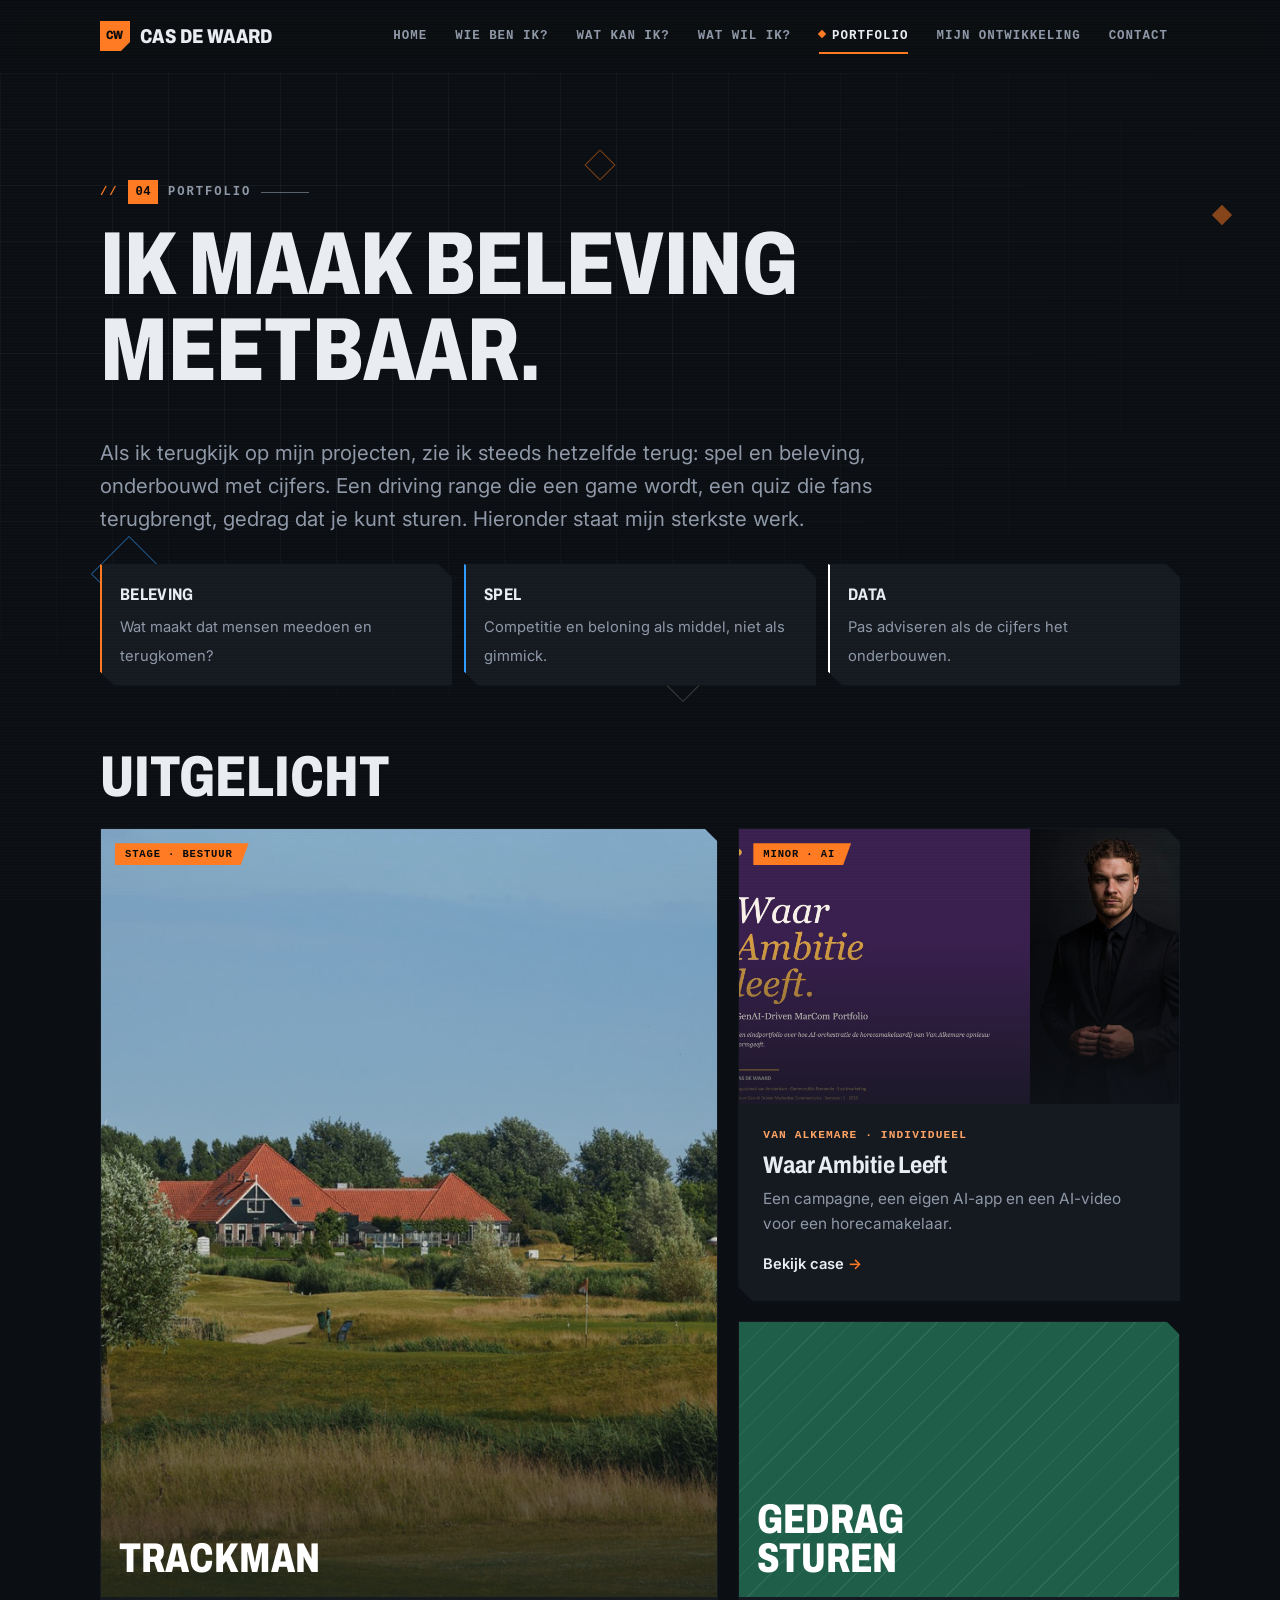
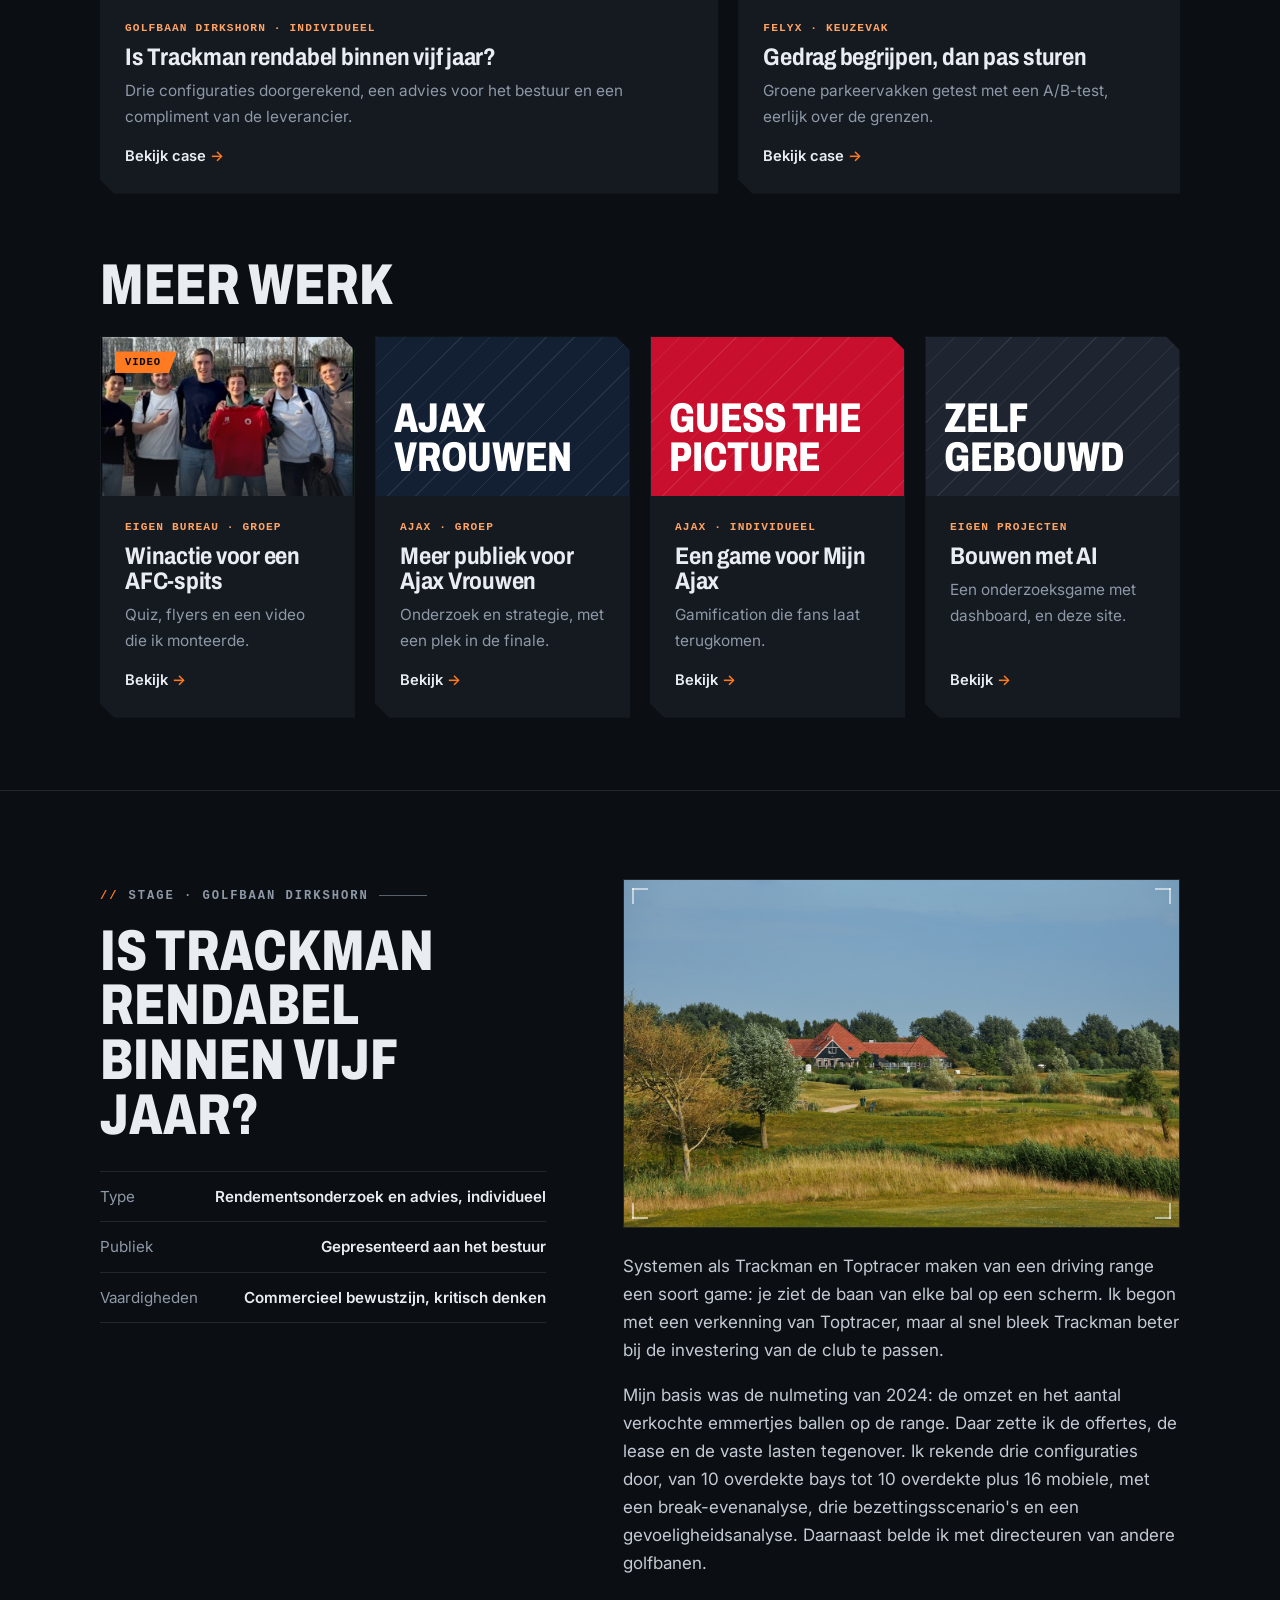
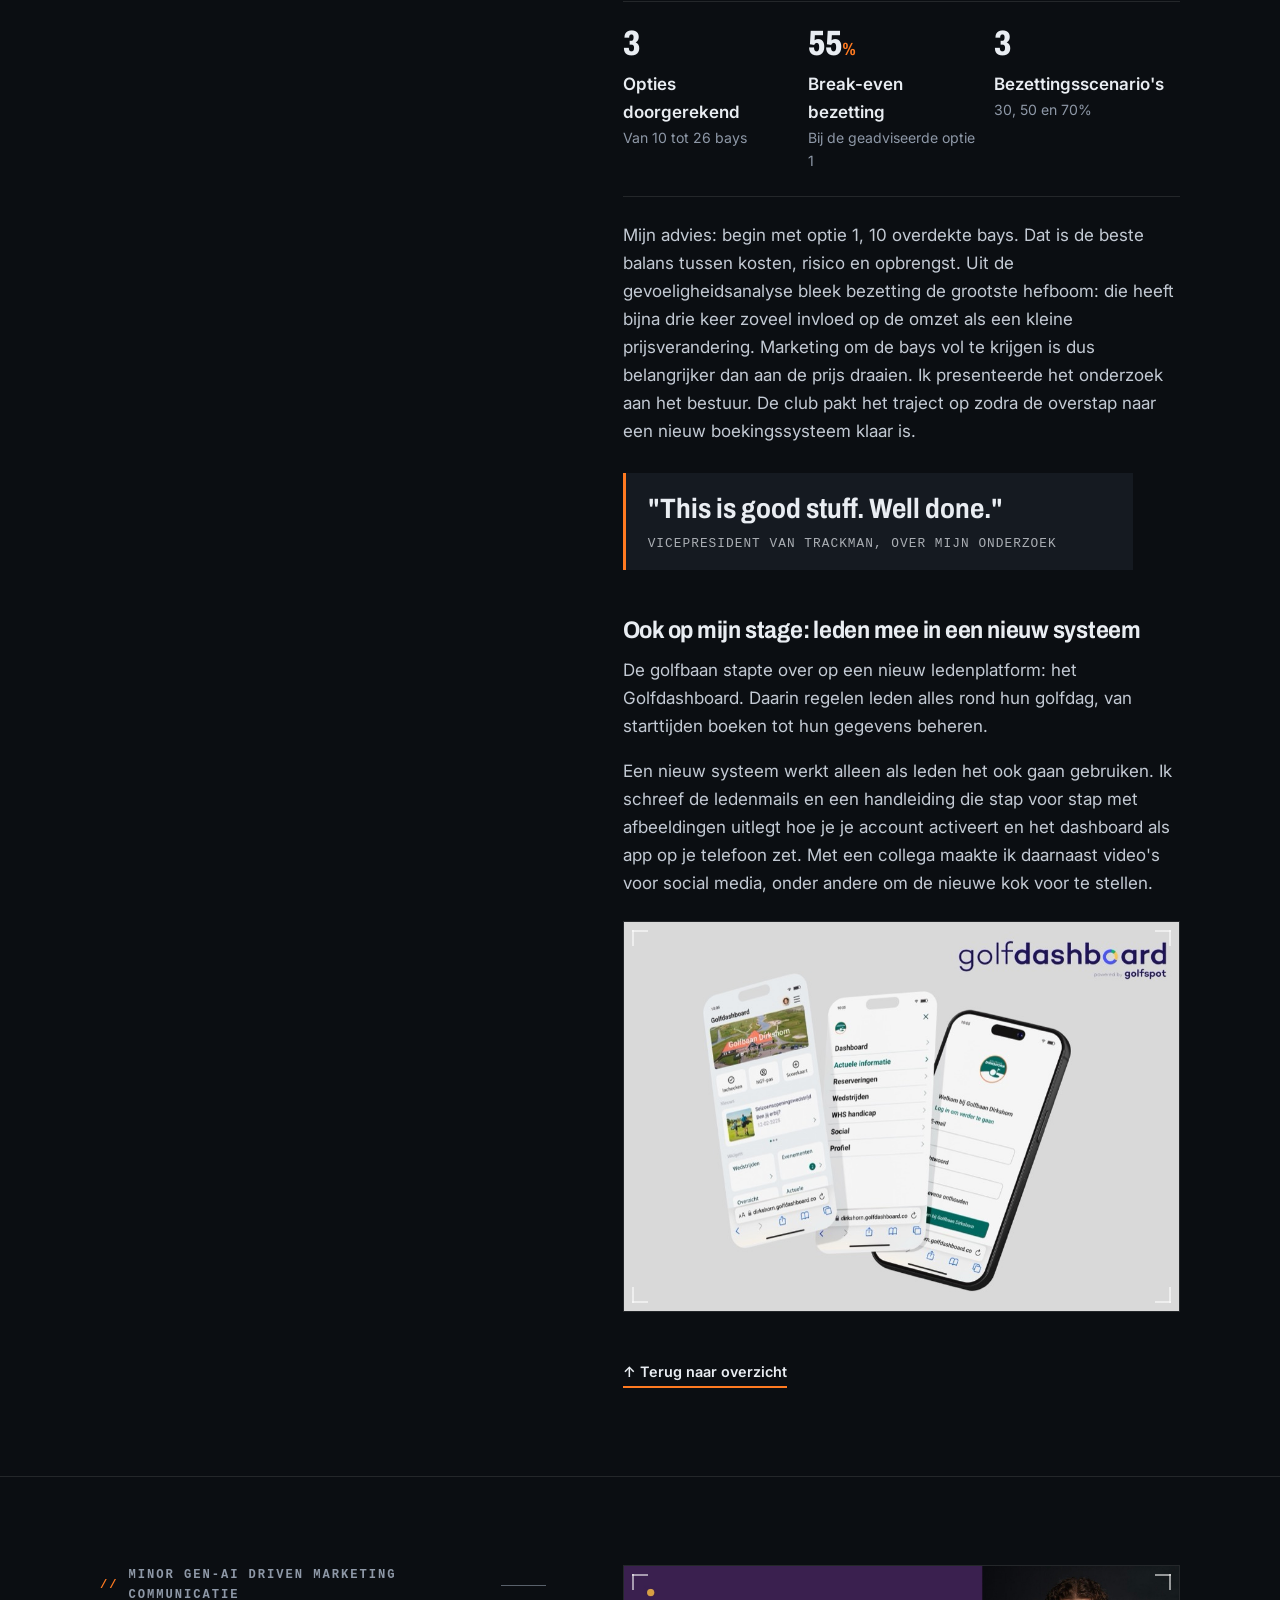
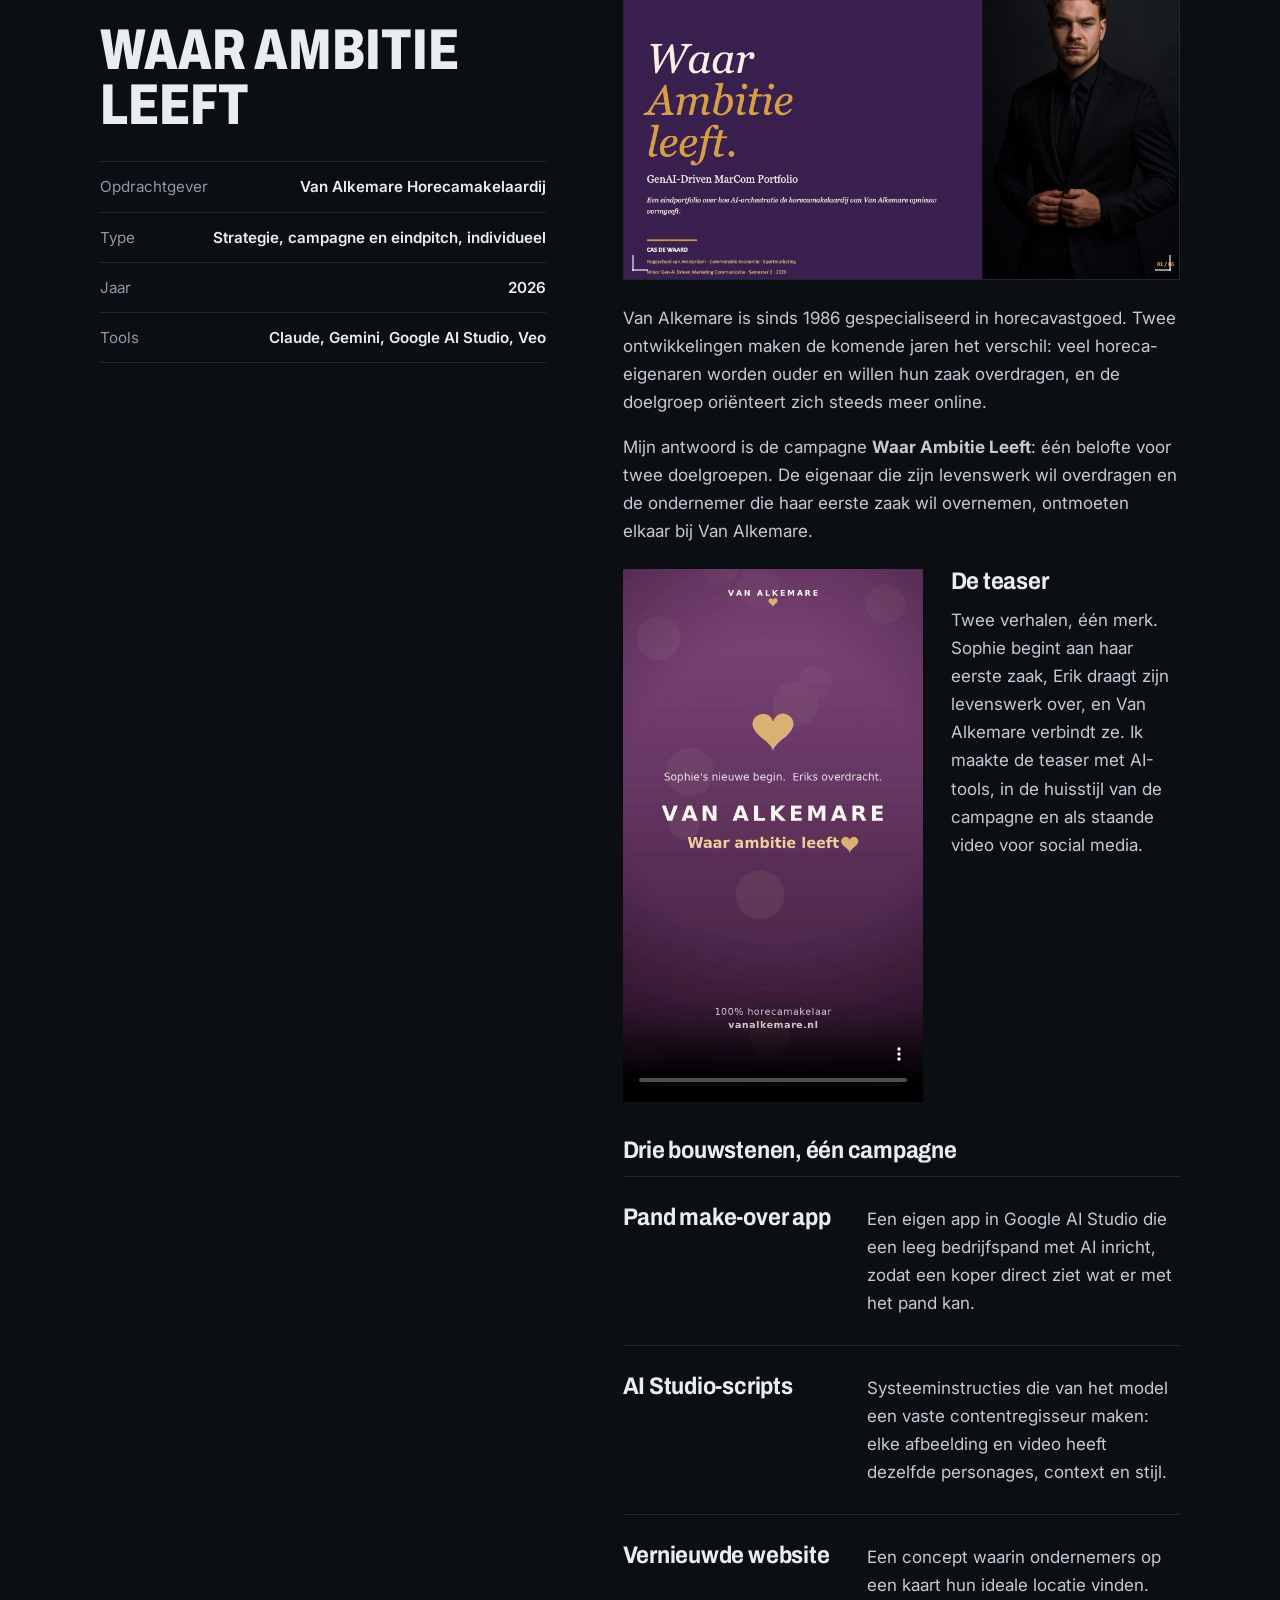
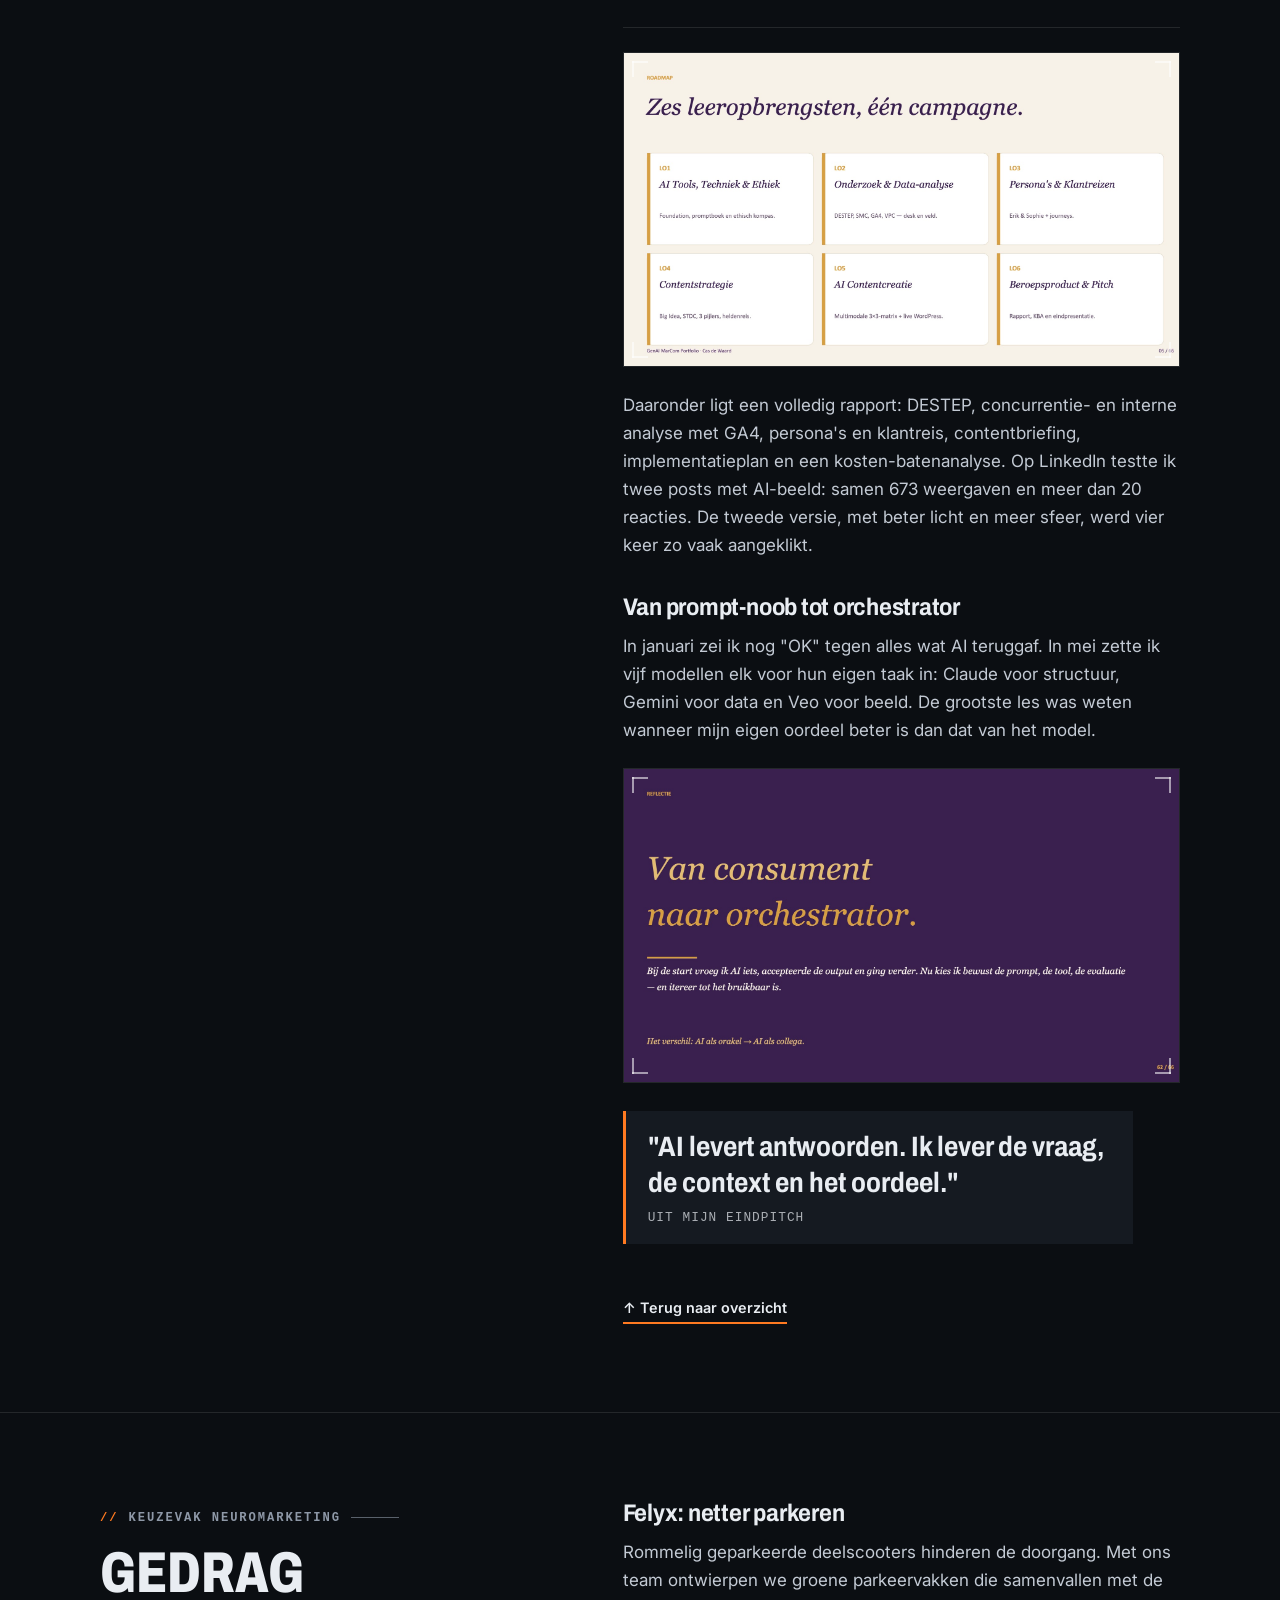
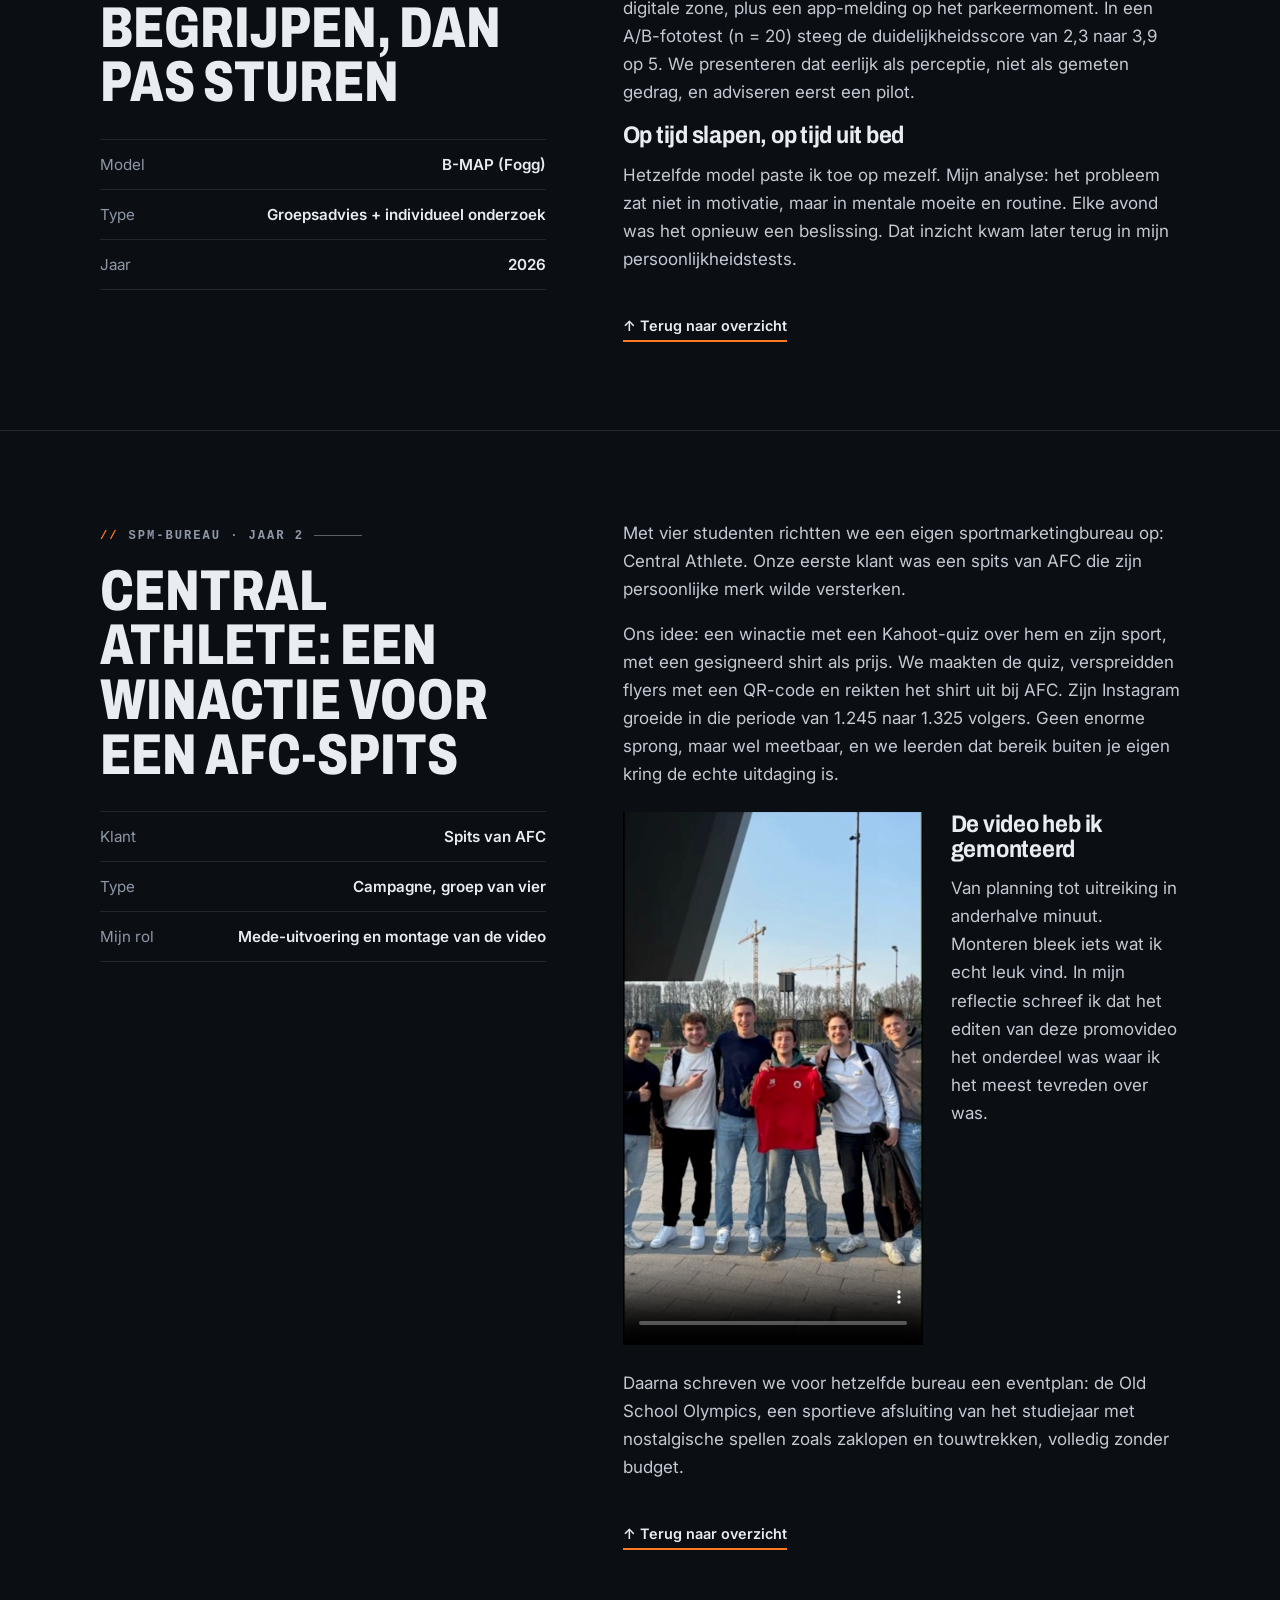
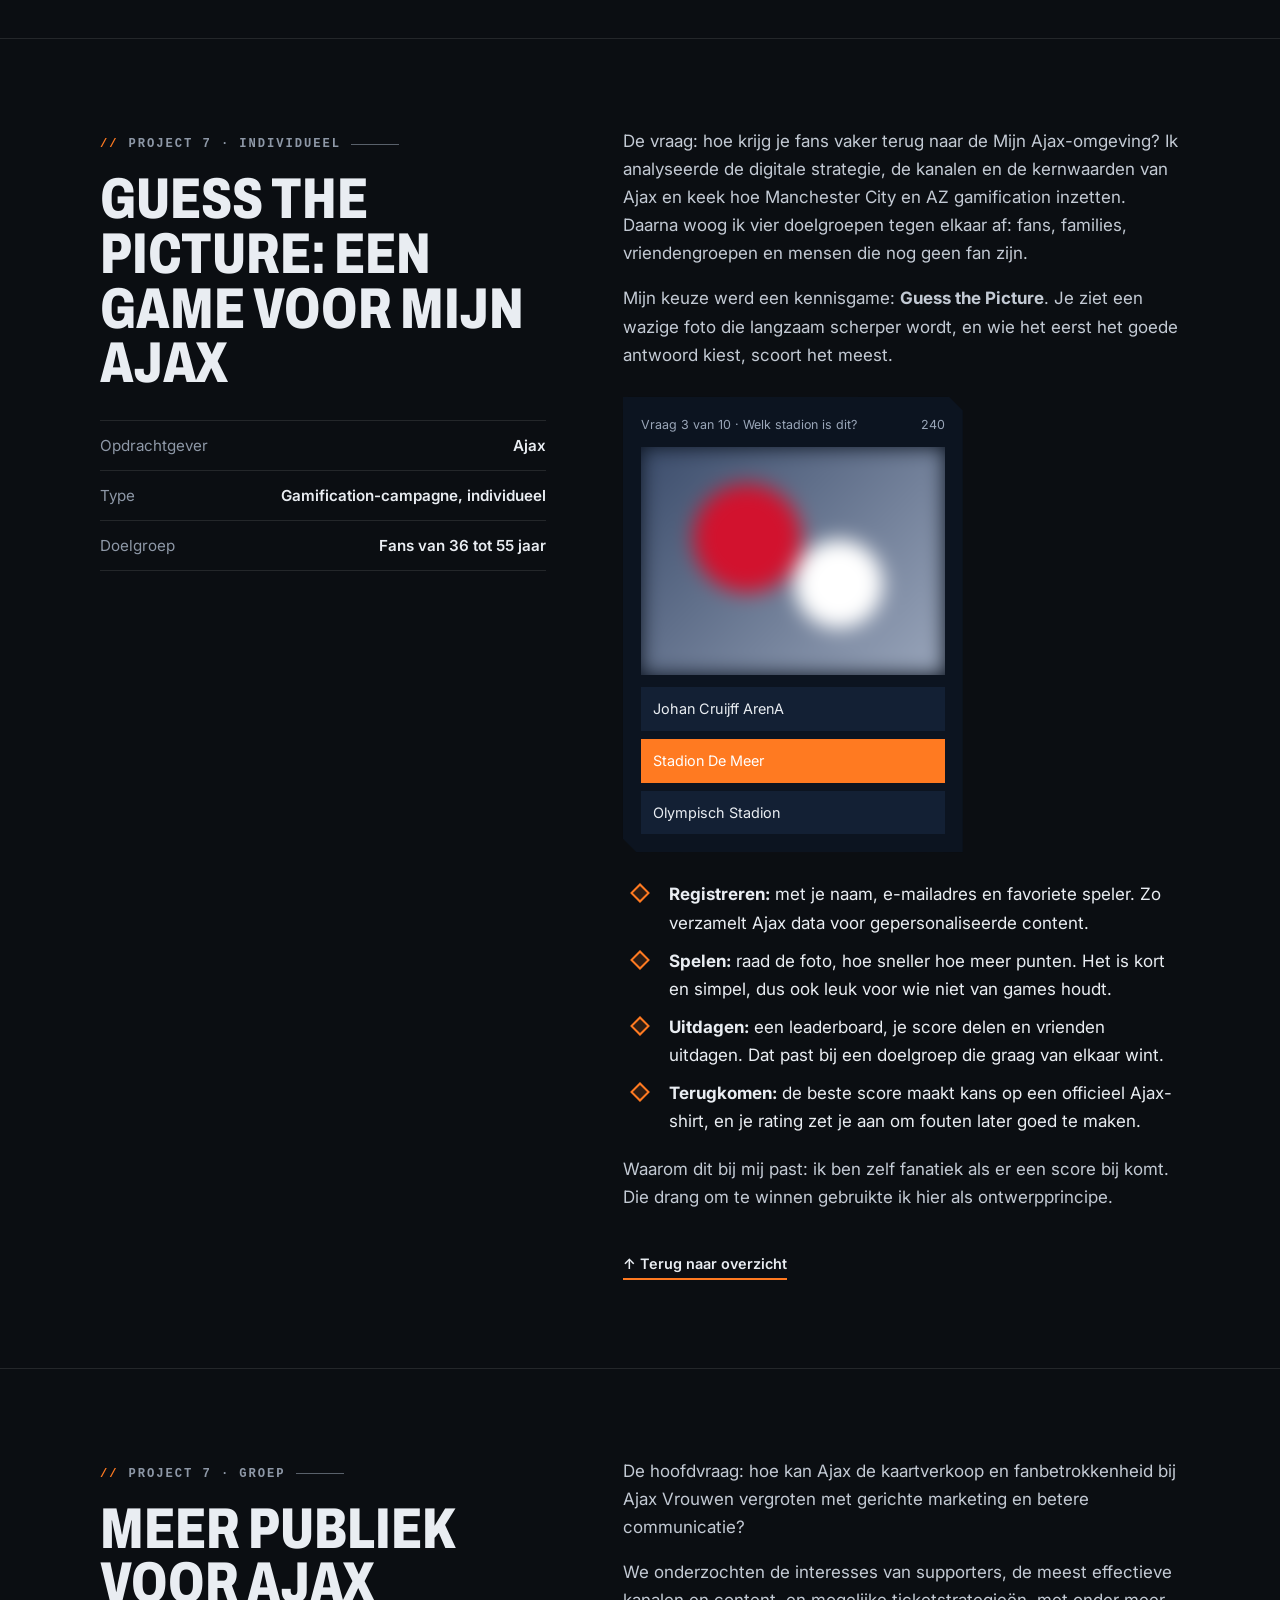
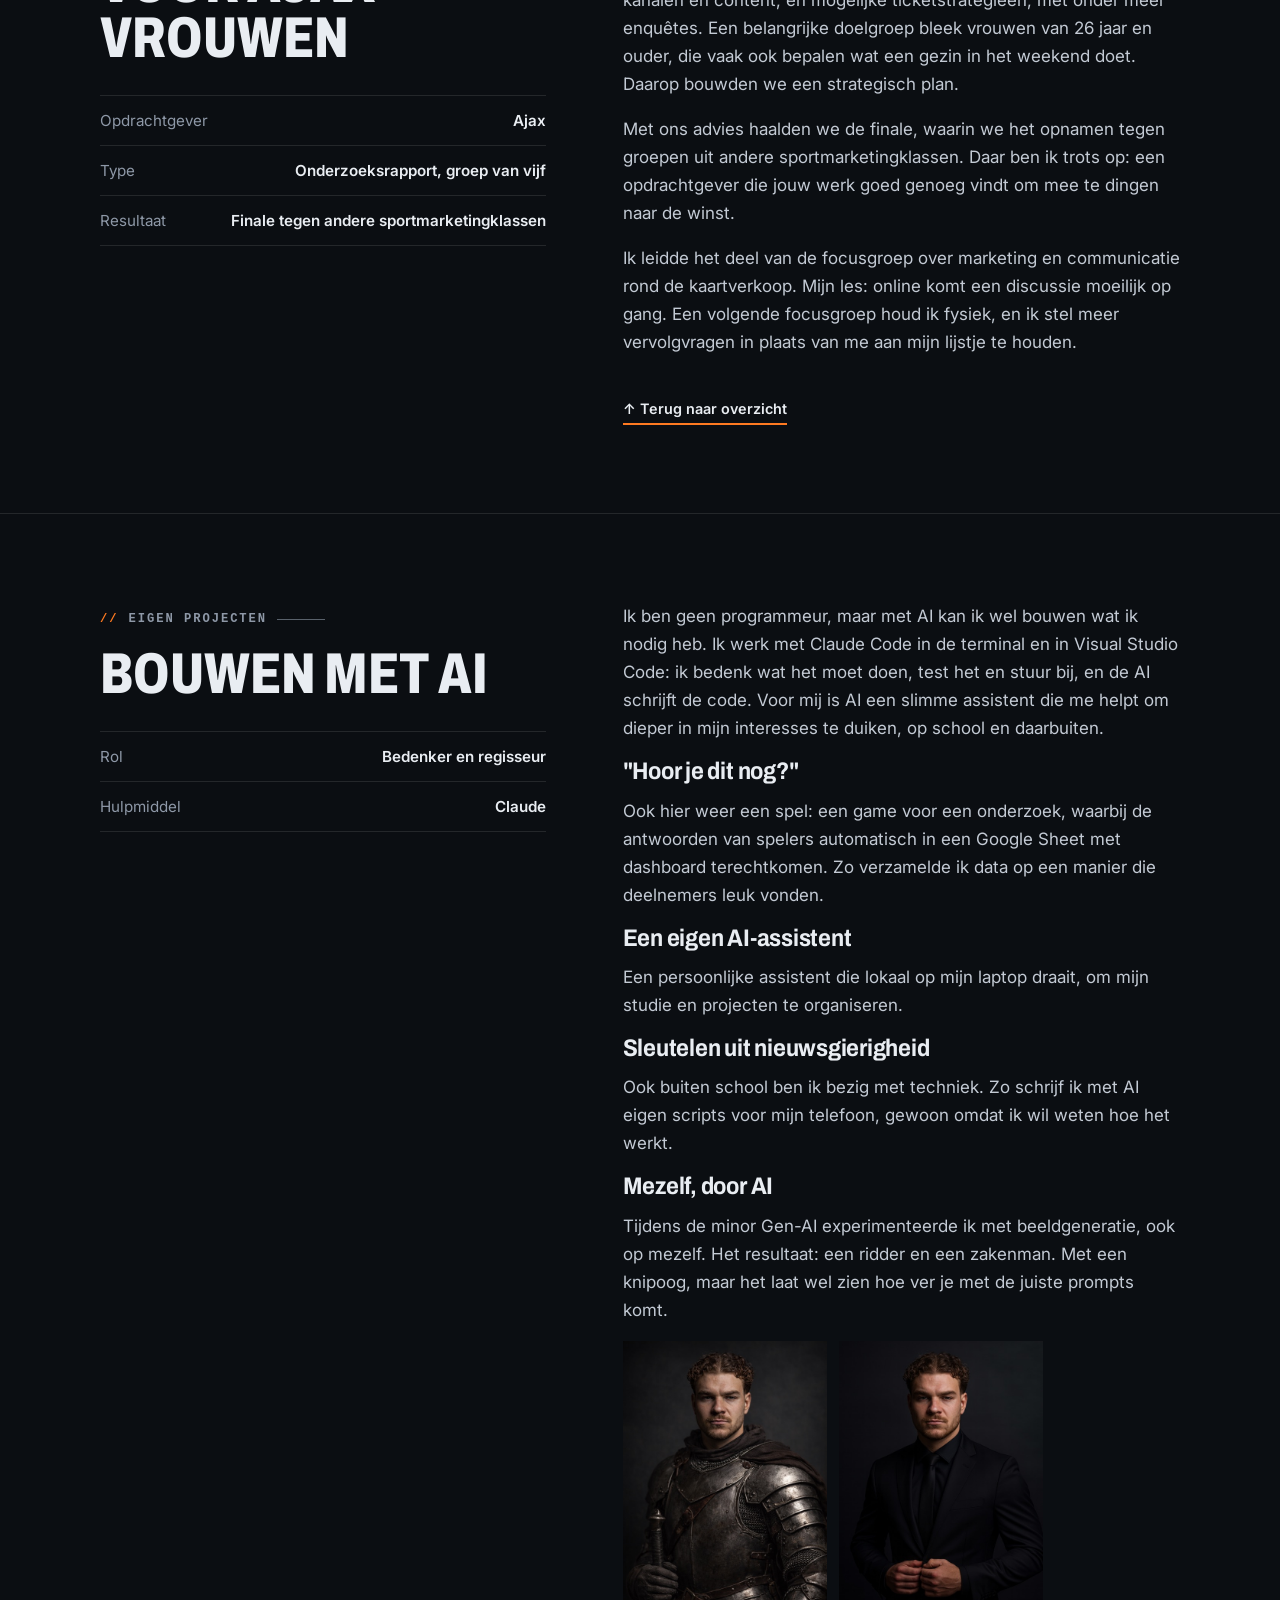
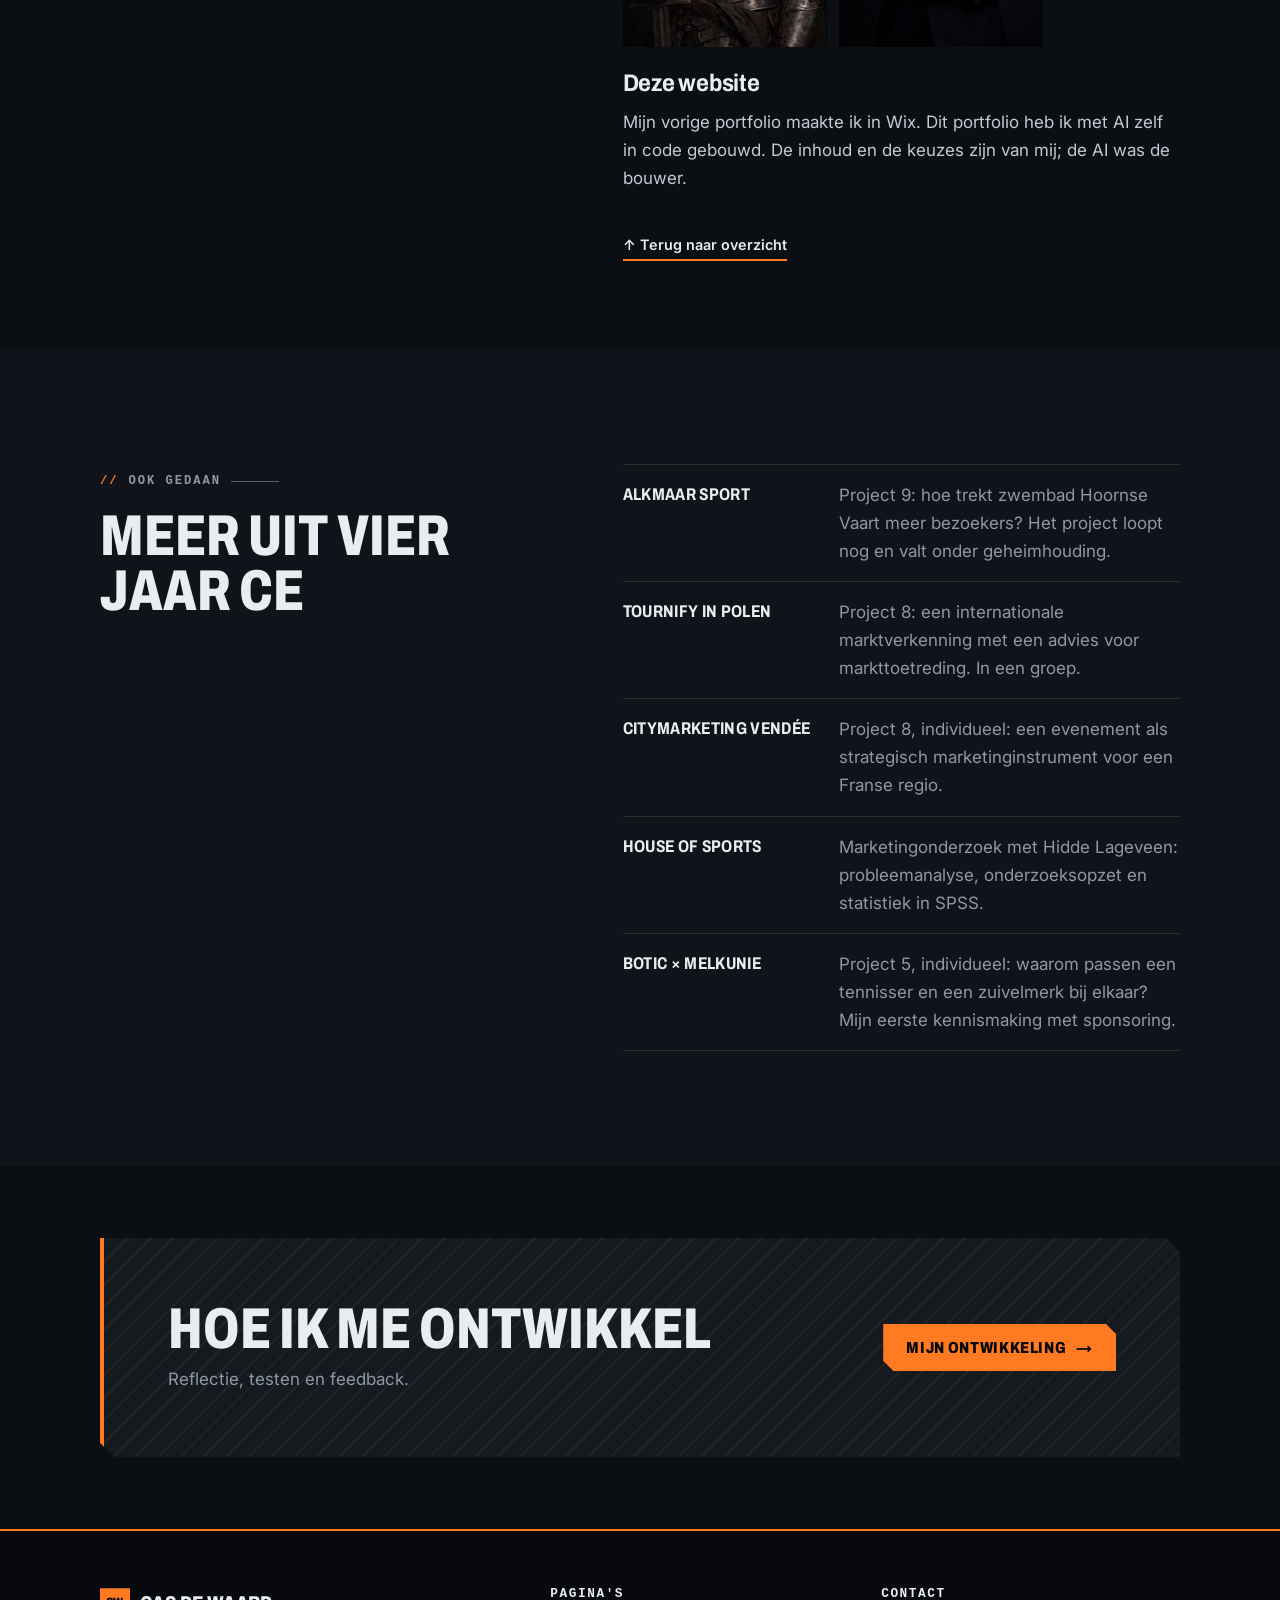
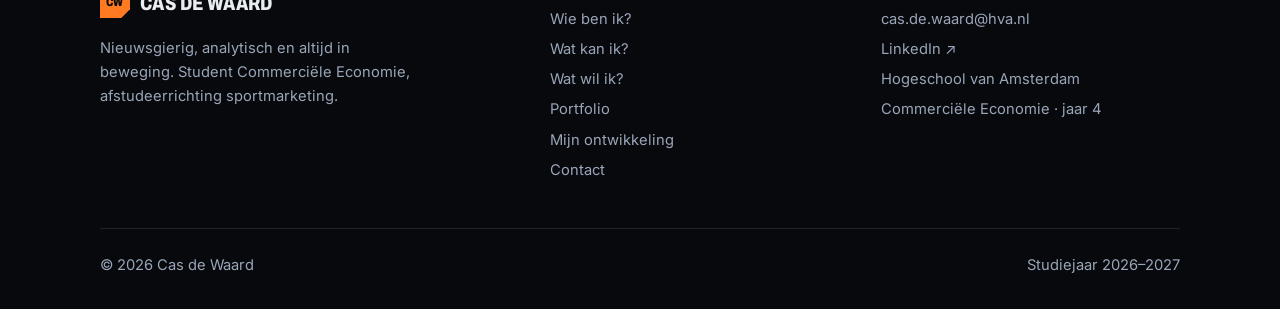
<file: portfolio.html>
<!doctype html>
<html lang="nl" class="no-js">
<head>
  <meta charset="utf-8">
  <meta name="viewport" content="width=device-width, initial-scale=1">
  <meta name="robots" content="noindex, nofollow">
  <title>Portfolio · Cas de Waard</title>
  <meta name="description" content="Projecten van Cas de Waard: stage, minor, onderzoek en eigen AI-projecten.">
  <link rel="preconnect" href="https://fonts.googleapis.com">
  <link rel="preconnect" href="https://fonts.gstatic.com" crossorigin>
  <link href="https://fonts.googleapis.com/css2?family=Archivo:ital,wdth,wght@0,62..125,400..900;1,62..125,400..900&family=Inter:wght@400;500;600;700&display=swap" rel="stylesheet">
  <link rel="stylesheet" href="assets/style.css">
</head>
<body>
  <a class="skip" href="#main">Naar de inhoud</a>
  <header class="site-header"></header>

  <main id="main">
    <section class="page-head" id="top">
      <div class="wrap">
        <span class="eyebrow"><span class="num">04</span> Portfolio</span>
        <h1>Ik maak beleving meetbaar.</h1>
        <p class="lead">Als ik terugkijk op mijn projecten, zie ik steeds hetzelfde terug: spel en beleving, onderbouwd met cijfers. Een driving range die een game wordt, een quiz die fans terugbrengt, gedrag dat je kunt sturen. Hieronder staat mijn sterkste werk.</p>
        <div class="thread">
          <div><b>Beleving</b><span>Wat maakt dat mensen meedoen en terugkomen?</span></div>
          <div><b>Spel</b><span>Competitie en beloning als middel, niet als gimmick.</span></div>
          <div><b>Data</b><span>Pas adviseren als de cijfers het onderbouwen.</span></div>
        </div>
      </div>
    </section>

    <section class="section-tight" style="padding-top:0">
      <div class="wrap">
        <h2 style="margin-bottom:24px">Uitgelicht</h2>
        <div class="featured">
          <a class="project-card" href="#trackman">
            <div class="thumb"><img src="images/dirkshorn.jpg" alt=""><div class="shade"></div><span class="badge">Stage · bestuur</span><span class="thumb-type">Trackman</span></div>
            <div class="body"><span class="meta">Golfbaan Dirkshorn · individueel</span><h3>Is Trackman rendabel binnen vijf jaar?</h3><p>Drie configuraties doorgerekend, een advies voor het bestuur en een compliment van de leverancier.</p><span class="more">Bekijk case <span>→</span></span></div>
          </a>
          <a class="project-card" href="#van-alkemare">
            <div class="thumb"><img src="images/minor-1.jpg" alt=""><div class="shade"></div><span class="badge">Minor · AI</span></div>
            <div class="body"><span class="meta">Van Alkemare · individueel</span><h3>Waar Ambitie Leeft</h3><p>Een campagne, een eigen AI-app en een AI-video voor een horecamakelaar.</p><span class="more">Bekijk case <span>→</span></span></div>
          </a>
          <a class="project-card" href="#neuromarketing">
            <div class="thumb t-green thumb-lines"><span class="thumb-type">Gedrag<br>sturen</span></div>
            <div class="body"><span class="meta">Felyx · keuzevak</span><h3>Gedrag begrijpen, dan pas sturen</h3><p>Groene parkeervakken getest met een A/B-test, eerlijk over de grenzen.</p><span class="more">Bekijk case <span>→</span></span></div>
          </a>
        </div>

        <h2 style="margin:64px 0 24px">Meer werk</h2>
        <div class="project-grid grid-4">
          <a class="project-card" href="#central-athlete">
            <div class="thumb"><img src="media/central-athlete-poster.jpg" alt=""><div class="shade"></div><span class="badge">Video</span></div>
            <div class="body"><span class="meta">Eigen bureau · groep</span><h3>Winactie voor een AFC-spits</h3><p>Quiz, flyers en een video die ik monteerde.</p><span class="more">Bekijk <span>→</span></span></div>
          </a>
          <a class="project-card" href="#ajax">
            <div class="thumb t-deep thumb-lines"><span class="thumb-type">Ajax<br>Vrouwen</span></div>
            <div class="body"><span class="meta">Ajax · groep</span><h3>Meer publiek voor Ajax Vrouwen</h3><p>Onderzoek en strategie, met een plek in de finale.</p><span class="more">Bekijk <span>→</span></span></div>
          </a>
          <a class="project-card" href="#ajax-game">
            <div class="thumb t-red thumb-lines"><span class="thumb-type">Guess the<br>picture</span></div>
            <div class="body"><span class="meta">Ajax · individueel</span><h3>Een game voor Mijn Ajax</h3><p>Gamification die fans laat terugkomen.</p><span class="more">Bekijk <span>→</span></span></div>
          </a>
          <a class="project-card" href="#ai-projecten">
            <div class="thumb t-ink thumb-lines"><span class="thumb-type">Zelf<br>gebouwd</span></div>
            <div class="body"><span class="meta">Eigen projecten</span><h3>Bouwen met AI</h3><p>Een onderzoeksgame met dashboard, en deze site.</p><span class="more">Bekijk <span>→</span></span></div>
          </a>
        </div>
      </div>
    </section>

    <section class="project-detail" id="trackman">
      <div class="wrap split">
        <div>
          <span class="eyebrow">Stage · Golfbaan Dirkshorn</span>
          <h2>Is Trackman rendabel binnen vijf jaar?</h2>
          <ul class="facts">
            <li><span>Type</span><span>Rendementsonderzoek en advies, individueel</span></li>
            <li><span>Publiek</span><span>Gepresenteerd aan het bestuur</span></li>
            <li><span>Vaardigheden</span><span>Commercieel bewustzijn, kritisch denken</span></li>
          </ul>
        </div>
        <div class="prose">
          <div class="figure" style="margin-top:0"><img src="images/dirkshorn.jpg" alt="Clubhuis van Golfbaan Dirkshorn vanaf de baan"></div>
          <p>Systemen als Trackman en Toptracer maken van een driving range een soort game: je ziet de baan van elke bal op een scherm. Ik begon met een verkenning van Toptracer, maar al snel bleek Trackman beter bij de investering van de club te passen.</p>
          <p>Mijn basis was de nulmeting van 2024: de omzet en het aantal verkochte emmertjes ballen op de range. Daar zette ik de offertes, de lease en de vaste lasten tegenover. Ik rekende drie configuraties door, van 10 overdekte bays tot 10 overdekte plus 16 mobiele, met een break-evenanalyse, drie bezettingsscenario's en een gevoeligheidsanalyse. Daarnaast belde ik met directeuren van andere golfbanen.</p>
          <div class="stats stats-3">
            <div class="stat"><div class="stat-num">3</div><div class="stat-label">Opties doorgerekend</div><div class="stat-sub">Van 10 tot 26 bays</div></div>
            <div class="stat"><div class="stat-num">55<small>%</small></div><div class="stat-label">Break-even bezetting</div><div class="stat-sub">Bij de geadviseerde optie 1</div></div>
            <div class="stat"><div class="stat-num">3</div><div class="stat-label">Bezettingsscenario's</div><div class="stat-sub">30, 50 en 70%</div></div>
          </div>
          <p>Mijn advies: begin met optie 1, 10 overdekte bays. Dat is de beste balans tussen kosten, risico en opbrengst. Uit de gevoeligheidsanalyse bleek bezetting de grootste hefboom: die heeft bijna drie keer zoveel invloed op de omzet als een kleine prijsverandering. Marketing om de bays vol te krijgen is dus belangrijker dan aan de prijs draaien. Ik presenteerde het onderzoek aan het bestuur. De club pakt het traject op zodra de overstap naar een nieuw boekingssysteem klaar is.</p>
          <blockquote class="callout">"This is good stuff. Well done."<br><small>Vicepresident van Trackman, over mijn onderzoek</small></blockquote>
          <h3 id="golfdashboard" style="margin-top:48px;scroll-margin-top:96px">Ook op mijn stage: leden mee in een nieuw systeem</h3>
          <p>De golfbaan stapte over op een nieuw ledenplatform: het Golfdashboard. Daarin regelen leden alles rond hun golfdag, van starttijden boeken tot hun gegevens beheren.</p>
          <p>Een nieuw systeem werkt alleen als leden het ook gaan gebruiken. Ik schreef de ledenmails en een handleiding die stap voor stap met afbeeldingen uitlegt hoe je je account activeert en het dashboard als app op je telefoon zet. Met een collega maakte ik daarnaast video's voor social media, onder andere om de nieuwe kok voor te stellen.</p>
          <div class="figure"><img src="images/golfdashboard.jpg" alt="Mockup van het Golfdashboard van Golfbaan Dirkshorn op drie telefoons"></div>
          <a class="text-link back-top" href="#top">↑ Terug naar overzicht</a>
        </div>
      </div>
    </section>

    

    <section class="project-detail" id="van-alkemare">
      <div class="wrap split">
        <div>
          <span class="eyebrow">Minor Gen-AI Driven Marketing Communicatie</span>
          <h2>Waar Ambitie Leeft</h2>
          <ul class="facts">
            <li><span>Opdrachtgever</span><span>Van Alkemare Horecamakelaardij</span></li>
            <li><span>Type</span><span>Strategie, campagne en eindpitch, individueel</span></li>
            <li><span>Jaar</span><span>2026</span></li>
            <li><span>Tools</span><span>Claude, Gemini, Google AI Studio, Veo</span></li>
          </ul>
        </div>
        <div class="prose">
          <div class="figure" style="margin-top:0"><img src="images/minor-1.jpg" alt="Cover van mijn minorportfolio: Waar Ambitie Leeft" loading="lazy"></div>
          <p>Van Alkemare is sinds 1986 gespecialiseerd in horecavastgoed. Twee ontwikkelingen maken de komende jaren het verschil: veel horeca-eigenaren worden ouder en willen hun zaak overdragen, en de doelgroep oriënteert zich steeds meer online.</p>
          <p>Mijn antwoord is de campagne <strong>Waar Ambitie Leeft</strong>: één belofte voor twee doelgroepen. De eigenaar die zijn levenswerk wil overdragen en de ondernemer die haar eerste zaak wil overnemen, ontmoeten elkaar bij Van Alkemare.</p>
          <div class="video-wrap">
            <video controls preload="none" playsinline poster="media/van-alkemare-poster.jpg">
              <source src="media/van-alkemare.mp4" type="video/mp4">
            </video>
            <div>
              <h3>De teaser</h3>
              <p>Twee verhalen, één merk. Sophie begint aan haar eerste zaak, Erik draagt zijn levenswerk over, en Van Alkemare verbindt ze. Ik maakte de teaser met AI-tools, in de huisstijl van de campagne en als staande video voor social media.</p>
            </div>
          </div>
          <h3 style="margin-top:36px">Drie bouwstenen, één campagne</h3>
          <div class="rows" style="margin-top:12px">
            <div class="row"><h3>Pand make-over app</h3><p>Een eigen app in Google AI Studio die een leeg bedrijfspand met AI inricht, zodat een koper direct ziet wat er met het pand kan.</p></div>
            <div class="row"><h3>AI Studio-scripts</h3><p>Systeeminstructies die van het model een vaste contentregisseur maken: elke afbeelding en video heeft dezelfde personages, context en stijl.</p></div>
            <div class="row"><h3>Vernieuwde website</h3><p>Een concept waarin ondernemers op een kaart hun ideale locatie vinden.</p></div>
          </div>
          <div class="figure"><img src="images/minor-2.jpg" alt="Slide uit mijn minorportfolio: zes leeropbrengsten, één campagne" loading="lazy"></div>
          <p>Daaronder ligt een volledig rapport: DESTEP, concurrentie- en interne analyse met GA4, persona's en klantreis, contentbriefing, implementatieplan en een kosten-batenanalyse. Op LinkedIn testte ik twee posts met AI-beeld: samen 673 weergaven en meer dan 20 reacties. De tweede versie, met beter licht en meer sfeer, werd vier keer zo vaak aangeklikt.</p>
          <h3 style="margin-top:36px">Van prompt-noob tot orchestrator</h3>
          <p>In januari zei ik nog "OK" tegen alles wat AI teruggaf. In mei zette ik vijf modellen elk voor hun eigen taak in: Claude voor structuur, Gemini voor data en Veo voor beeld. De grootste les was weten wanneer mijn eigen oordeel beter is dan dat van het model.</p>
          <div class="figure"><img src="images/minor-6.jpg" alt="Slide uit mijn minorportfolio: van consument naar orchestrator" loading="lazy"></div>
          <blockquote class="callout">"AI levert antwoorden. Ik lever de vraag, de context en het oordeel."<br><small>Uit mijn eindpitch</small></blockquote>
          <a class="text-link back-top" href="#top">↑ Terug naar overzicht</a>
        </div>
      </div>
    </section>

    <section class="project-detail" id="neuromarketing">
      <div class="wrap split">
        <div>
          <span class="eyebrow">Keuzevak Neuromarketing</span>
          <h2>Gedrag begrijpen, dan pas sturen</h2>
          <ul class="facts">
            <li><span>Model</span><span>B-MAP (Fogg)</span></li>
            <li><span>Type</span><span>Groepsadvies + individueel onderzoek</span></li>
            <li><span>Jaar</span><span>2026</span></li>
          </ul>
        </div>
        <div class="prose">
          <h3>Felyx: netter parkeren</h3>
          <p>Rommelig geparkeerde deelscooters hinderen de doorgang. Met ons team ontwierpen we groene parkeervakken die samenvallen met de digitale zone, plus een app-melding op het parkeermoment. In een A/B-fototest (n = 20) steeg de duidelijkheidsscore van 2,3 naar 3,9 op 5. We presenteren dat eerlijk als perceptie, niet als gemeten gedrag, en adviseren eerst een pilot.</p>
          <h3>Op tijd slapen, op tijd uit bed</h3>
          <p>Hetzelfde model paste ik toe op mezelf. Mijn analyse: het probleem zat niet in motivatie, maar in mentale moeite en routine. Elke avond was het opnieuw een beslissing. Dat inzicht kwam later terug in mijn persoonlijkheidstests.</p>
          <a class="text-link back-top" href="#top">↑ Terug naar overzicht</a>
        </div>
      </div>
    </section>

    <section class="project-detail" id="central-athlete">
      <div class="wrap split">
        <div>
          <span class="eyebrow">SPM-bureau · jaar 2</span>
          <h2>Central Athlete: een winactie voor een AFC-spits</h2>
          <ul class="facts">
            <li><span>Klant</span><span>Spits van AFC</span></li>
            <li><span>Type</span><span>Campagne, groep van vier</span></li>
            <li><span>Mijn rol</span><span>Mede-uitvoering en montage van de video</span></li>
          </ul>
        </div>
        <div class="prose">
          <p>Met vier studenten richtten we een eigen sportmarketingbureau op: Central Athlete. Onze eerste klant was een spits van AFC die zijn persoonlijke merk wilde versterken.</p>
          <p>Ons idee: een winactie met een Kahoot-quiz over hem en zijn sport, met een gesigneerd shirt als prijs. We maakten de quiz, verspreidden flyers met een QR-code en reikten het shirt uit bij AFC. Zijn Instagram groeide in die periode van 1.245 naar 1.325 volgers. Geen enorme sprong, maar wel meetbaar, en we leerden dat bereik buiten je eigen kring de echte uitdaging is.</p>
          <div class="video-wrap">
            <video controls preload="none" playsinline poster="media/central-athlete-poster.jpg">
              <source src="media/central-athlete.mp4" type="video/mp4">
            </video>
            <div>
              <h3>De video heb ik gemonteerd</h3>
              <p>Van planning tot uitreiking in anderhalve minuut. Monteren bleek iets wat ik echt leuk vind. In mijn reflectie schreef ik dat het editen van deze promovideo het onderdeel was waar ik het meest tevreden over was.</p>
            </div>
          </div>
          <p>Daarna schreven we voor hetzelfde bureau een eventplan: de Old School Olympics, een sportieve afsluiting van het studiejaar met nostalgische spellen zoals zaklopen en touwtrekken, volledig zonder budget.</p>
          <a class="text-link back-top" href="#top">↑ Terug naar overzicht</a>
        </div>
      </div>
    </section>

    <section class="project-detail" id="ajax-game">
      <div class="wrap split">
        <div>
          <span class="eyebrow">Project 7 · individueel</span>
          <h2>Guess the Picture: een game voor Mijn Ajax</h2>
          <ul class="facts">
            <li><span>Opdrachtgever</span><span>Ajax</span></li>
            <li><span>Type</span><span>Gamification-campagne, individueel</span></li>
            <li><span>Doelgroep</span><span>Fans van 36 tot 55 jaar</span></li>
          </ul>
        </div>
        <div class="prose">
          <p>De vraag: hoe krijg je fans vaker terug naar de Mijn Ajax-omgeving? Ik analyseerde de digitale strategie, de kanalen en de kernwaarden van Ajax en keek hoe Manchester City en AZ gamification inzetten. Daarna woog ik vier doelgroepen tegen elkaar af: fans, families, vriendengroepen en mensen die nog geen fan zijn.</p>
          <p>Mijn keuze werd een kennisgame: <strong>Guess the Picture</strong>. Je ziet een wazige foto die langzaam scherper wordt, en wie het eerst het goede antwoord kiest, scoort het meest.</p>
          <div class="quiz" aria-hidden="true">
            <div class="q-top"><span>Vraag 3 van 10 · Welk stadion is dit?</span><span>240</span></div>
            <div class="q-frame"><div class="q-img"></div></div>
            <div class="q-ans"><span>Johan Cruijff ArenA</span><span class="ok">Stadion De Meer</span><span>Olympisch Stadion</span></div>
          </div>
          <ol class="steps">
            <li><span><strong>Registreren:</strong> met je naam, e-mailadres en favoriete speler. Zo verzamelt Ajax data voor gepersonaliseerde content.</span></li>
            <li><span><strong>Spelen:</strong> raad de foto, hoe sneller hoe meer punten. Het is kort en simpel, dus ook leuk voor wie niet van games houdt.</span></li>
            <li><span><strong>Uitdagen:</strong> een leaderboard, je score delen en vrienden uitdagen. Dat past bij een doelgroep die graag van elkaar wint.</span></li>
            <li><span><strong>Terugkomen:</strong> de beste score maakt kans op een officieel Ajax-shirt, en je rating zet je aan om fouten later goed te maken.</span></li>
          </ol>
          <p>Waarom dit bij mij past: ik ben zelf fanatiek als er een score bij komt. Die drang om te winnen gebruikte ik hier als ontwerpprincipe.</p>
          <a class="text-link back-top" href="#top">↑ Terug naar overzicht</a>
        </div>
      </div>
    </section>

    <section class="project-detail" id="ajax">
      <div class="wrap split">
        <div>
          <span class="eyebrow">Project 7 · groep</span>
          <h2>Meer publiek voor Ajax Vrouwen</h2>
          <ul class="facts">
            <li><span>Opdrachtgever</span><span>Ajax</span></li>
            <li><span>Type</span><span>Onderzoeksrapport, groep van vijf</span></li>
            <li><span>Resultaat</span><span>Finale tegen andere sportmarketingklassen</span></li>
          </ul>
        </div>
        <div class="prose">
          <p>De hoofdvraag: hoe kan Ajax de kaartverkoop en fanbetrokkenheid bij Ajax Vrouwen vergroten met gerichte marketing en betere communicatie?</p>
          <p>We onderzochten de interesses van supporters, de meest effectieve kanalen en content, en mogelijke ticketstrategieën, met onder meer enquêtes. Een belangrijke doelgroep bleek vrouwen van 26 jaar en ouder, die vaak ook bepalen wat een gezin in het weekend doet. Daarop bouwden we een strategisch plan.</p>
          <p>Met ons advies haalden we de finale, waarin we het opnamen tegen groepen uit andere sportmarketingklassen. Daar ben ik trots op: een opdrachtgever die jouw werk goed genoeg vindt om mee te dingen naar de winst.</p>
          <p>Ik leidde het deel van de focusgroep over marketing en communicatie rond de kaartverkoop. Mijn les: online komt een discussie moeilijk op gang. Een volgende focusgroep houd ik fysiek, en ik stel meer vervolgvragen in plaats van me aan mijn lijstje te houden.</p>
          <a class="text-link back-top" href="#top">↑ Terug naar overzicht</a>
        </div>
      </div>
    </section>

    

    <section class="project-detail" id="ai-projecten">
      <div class="wrap split">
        <div>
          <span class="eyebrow">Eigen projecten</span>
          <h2>Bouwen met AI</h2>
          <ul class="facts">
            <li><span>Rol</span><span>Bedenker en regisseur</span></li>
            <li><span>Hulpmiddel</span><span>Claude</span></li>
          </ul>
        </div>
        <div class="prose">
          <p>Ik ben geen programmeur, maar met AI kan ik wel bouwen wat ik nodig heb. Ik werk met Claude Code in de terminal en in Visual Studio Code: ik bedenk wat het moet doen, test het en stuur bij, en de AI schrijft de code. Voor mij is AI een slimme assistent die me helpt om dieper in mijn interesses te duiken, op school en daarbuiten.</p>
          <h3>"Hoor je dit nog?"</h3>
          <p>Ook hier weer een spel: een game voor een onderzoek, waarbij de antwoorden van spelers automatisch in een Google Sheet met dashboard terechtkomen. Zo verzamelde ik data op een manier die deelnemers leuk vonden.</p>
          <h3>Een eigen AI-assistent</h3>
          <p>Een persoonlijke assistent die lokaal op mijn laptop draait, om mijn studie en projecten te organiseren.</p>
          <h3>Sleutelen uit nieuwsgierigheid</h3>
          <p>Ook buiten school ben ik bezig met techniek. Zo schrijf ik met AI eigen scripts voor mijn telefoon, gewoon omdat ik wil weten hoe het werkt.</p>
          <h3>Mezelf, door AI</h3>
          <p>Tijdens de minor Gen-AI experimenteerde ik met beeldgeneratie, ook op mezelf. Het resultaat: een ridder en een zakenman. Met een knipoog, maar het laat wel zien hoe ver je met de juiste prompts komt.</p>
          <div class="ai-duo"><img src="images/ai-ridder.jpg" alt="AI-beeld van Cas als middeleeuwse ridder" loading="lazy"><img src="images/ai-pak.jpg" alt="AI-beeld van Cas in een zwart pak" loading="lazy"></div>
          <h3>Deze website</h3>
          <p>Mijn vorige portfolio maakte ik in Wix. Dit portfolio heb ik met AI zelf in code gebouwd. De inhoud en de keuzes zijn van mij; de AI was de bouwer.</p>
          <a class="text-link back-top" href="#top">↑ Terug naar overzicht</a>
        </div>
      </div>
    </section>

    <section class="section section-alt" id="ook-gedaan">
      <div class="wrap split">
        <div class="sticky-col">
          <span class="eyebrow">Ook gedaan</span>
          <h2>Meer uit vier jaar CE</h2>
        </div>
        <ul class="also">
          <li><b>Alkmaar Sport</b><span>Project 9: hoe trekt zwembad Hoornse Vaart meer bezoekers? Het project loopt nog en valt onder geheimhouding.</span></li>
          <li><b>Tournify in Polen</b><span>Project 8: een internationale marktverkenning met een advies voor markttoetreding. In een groep.</span></li>
          <li><b>Citymarketing Vendée</b><span>Project 8, individueel: een evenement als strategisch marketinginstrument voor een Franse regio.</span></li>
          <li><b>House of Sports</b><span>Marketingonderzoek met Hidde Lageveen: probleemanalyse, onderzoeksopzet en statistiek in SPSS.</span></li>
          <li><b>Botic × Melkunie</b><span>Project 5, individueel: waarom passen een tennisser en een zuivelmerk bij elkaar? Mijn eerste kennismaking met sponsoring.</span></li>
        </ul>
      </div>
    </section>

    <section class="section-tight">
      <div class="wrap">
        <div class="cta">
          <div>
            <h2>Hoe ik me ontwikkel</h2>
            <p>Reflectie, testen en feedback.</p>
          </div>
          <a class="btn" href="ontwikkeling.html">Mijn ontwikkeling <span class="arrow">→</span></a>
        </div>
      </div>
    </section>
  </main>

  <footer class="site-footer"></footer>
  <script src="assets/main.js"></script>
</body>
</html>
</file>
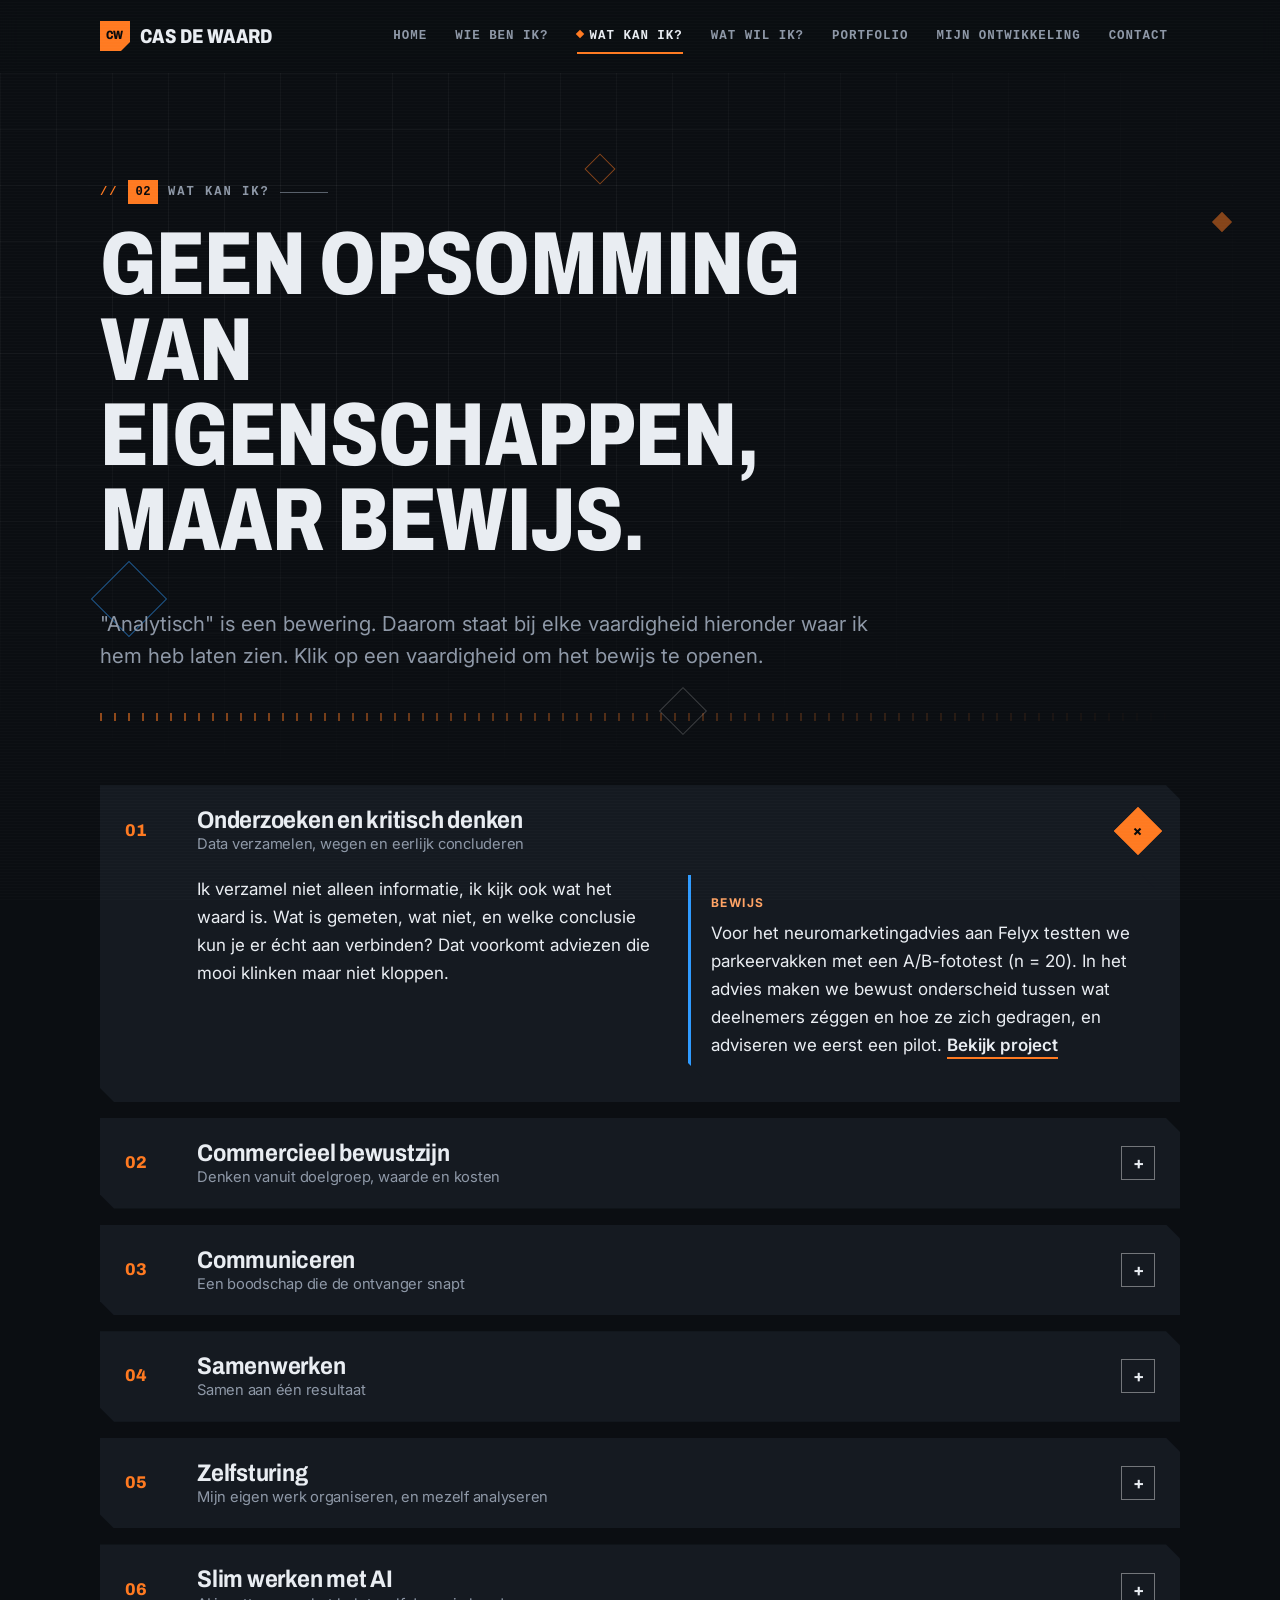
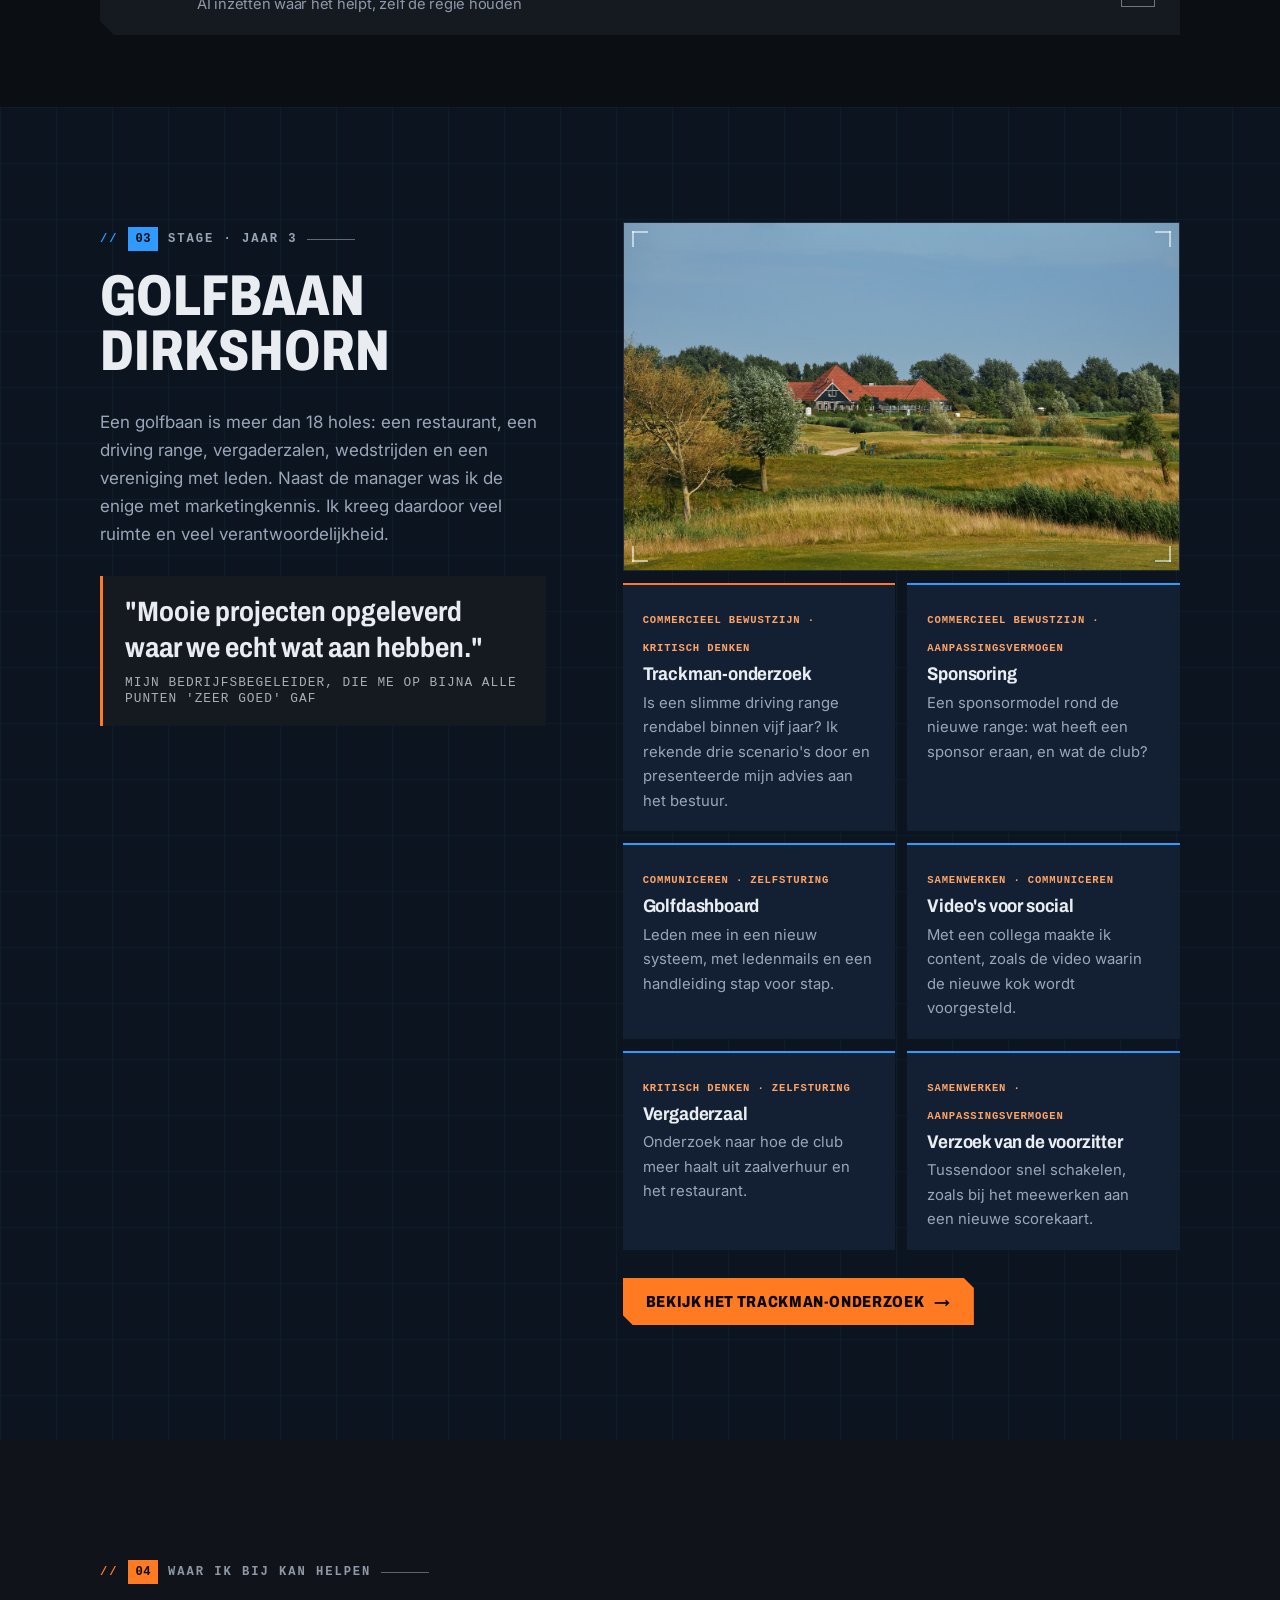
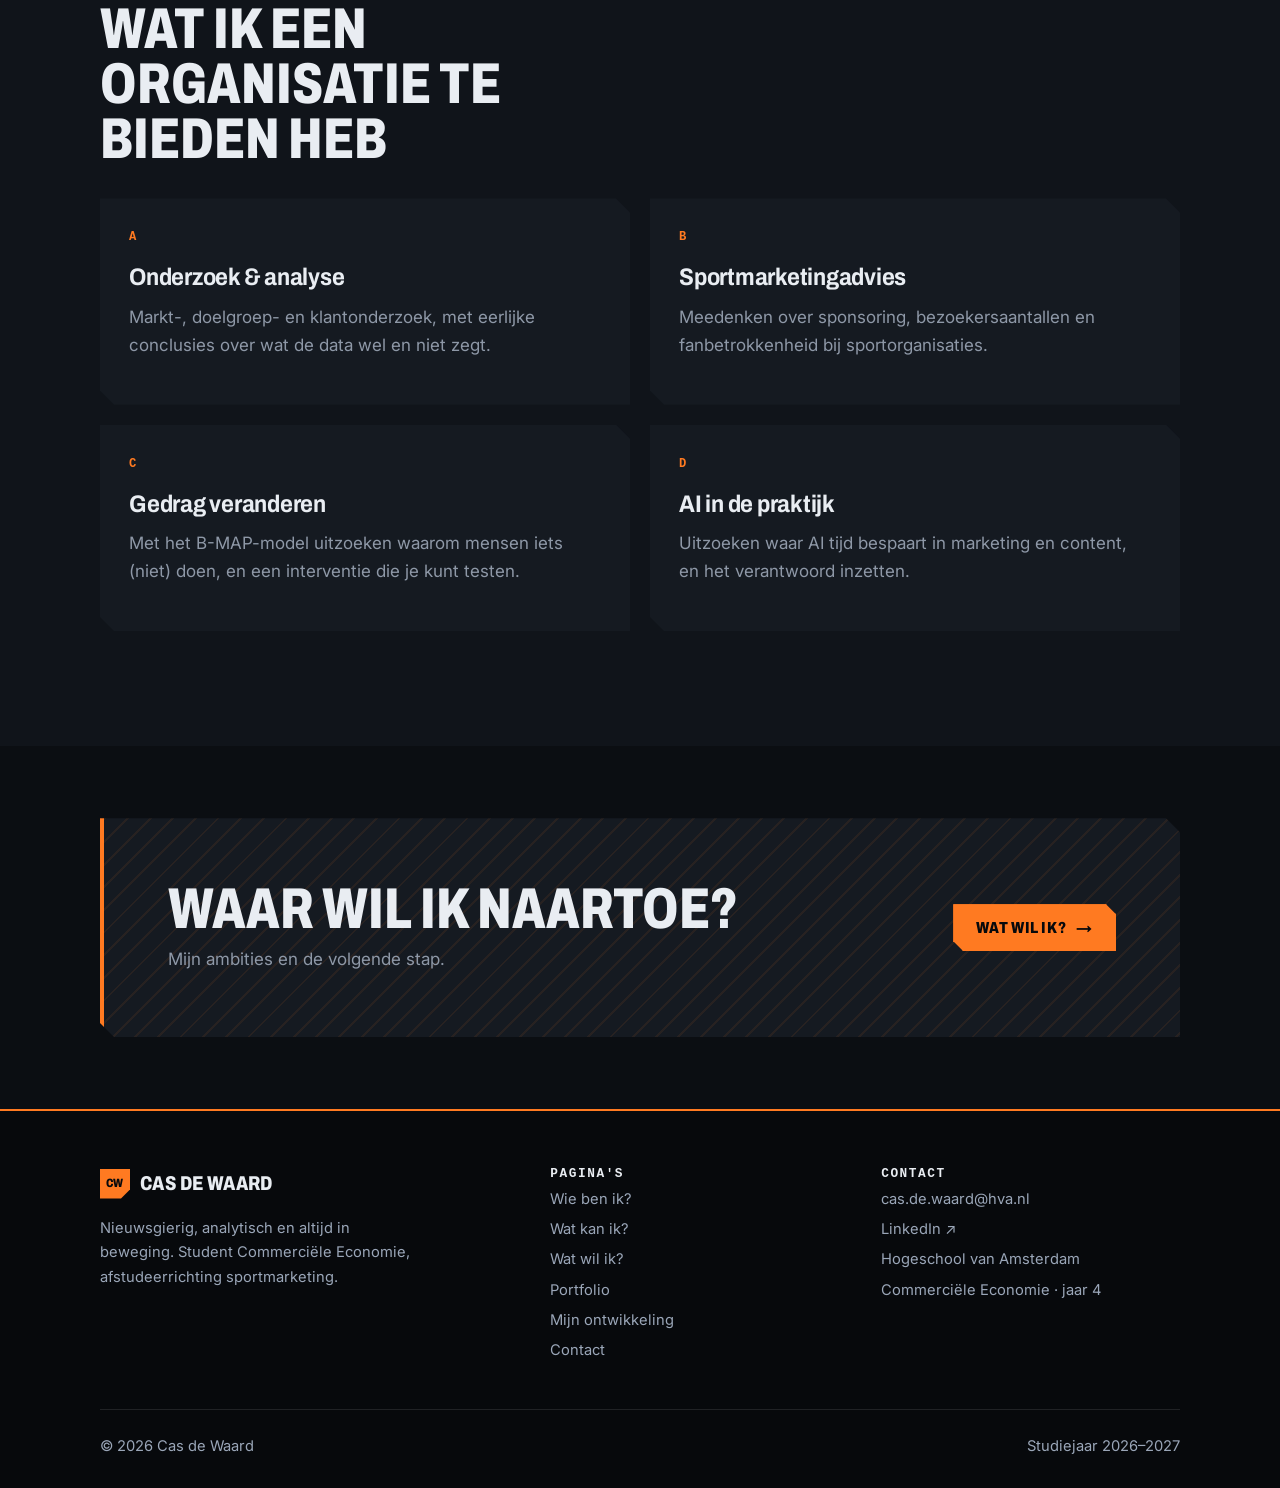
<file: wat-kan-ik.html>
<!doctype html>
<html lang="nl" class="no-js">
<head>
  <meta charset="utf-8">
  <meta name="viewport" content="width=device-width, initial-scale=1">
  <meta name="robots" content="noindex, nofollow">
  <title>Wat kan ik? · Cas de Waard</title>
  <meta name="description" content="De CE-vaardigheden van Cas de Waard, met bewijs uit projecten, stage en minor.">
  <link rel="preconnect" href="https://fonts.googleapis.com">
  <link rel="preconnect" href="https://fonts.gstatic.com" crossorigin>
  <link href="https://fonts.googleapis.com/css2?family=Archivo:ital,wdth,wght@0,62..125,400..900;1,62..125,400..900&family=Inter:wght@400;500;600;700&display=swap" rel="stylesheet">
  <link rel="stylesheet" href="assets/style.css">
</head>
<body>
  <a class="skip" href="#main">Naar de inhoud</a>
  <header class="site-header"></header>

  <main id="main">
    <section class="page-head">
      <div class="wrap">
        <span class="eyebrow"><span class="num">02</span> Wat kan ik?</span>
        <h1>Geen opsomming van eigenschappen, maar bewijs.</h1>
        <p class="lead">"Analytisch" is een bewering. Daarom staat bij elke vaardigheid hieronder waar ik hem heb laten zien. Klik op een vaardigheid om het bewijs te openen.</p>
        <div class="track"></div>
      </div>
    </section>

    <section class="section-tight" style="padding-top:0">
      <div class="wrap">
        <details class="skill reveal" open>
          <summary>
            <span class="s-num">01</span>
            <h3>Onderzoeken en kritisch denken<span class="s-sub">Data verzamelen, wegen en eerlijk concluderen</span></h3>
            <span class="plus" aria-hidden="true">+</span>
          </summary>
          <div class="s-body">
            <p>Ik verzamel niet alleen informatie, ik kijk ook wat het waard is. Wat is gemeten, wat niet, en welke conclusie kun je er écht aan verbinden? Dat voorkomt adviezen die mooi klinken maar niet kloppen.</p>
            <div class="proof">
              <span class="label">Bewijs</span>
              <p>Voor het neuromarketingadvies aan Felyx testten we parkeervakken met een A/B-fototest (n = 20). In het advies maken we bewust onderscheid tussen wat deelnemers zéggen en hoe ze zich gedragen, en adviseren we eerst een pilot. <a class="text-link" href="portfolio.html#neuromarketing">Bekijk project</a></p>
            </div>
          </div>
        </details>

        <details class="skill reveal">
          <summary>
            <span class="s-num">02</span>
            <h3>Commercieel bewustzijn<span class="s-sub">Denken vanuit doelgroep, waarde en kosten</span></h3>
            <span class="plus" aria-hidden="true">+</span>
          </summary>
          <div class="s-body">
            <p>Een goed idee moet ook iets opleveren. Ik kijk naar de doelgroep, naar wat een partij wil bereiken en naar wat het kost, en zoek de combinatie waar beide kanten beter van worden.</p>
            <div class="proof">
              <span class="label">Bewijs</span>
              <p>In mijn adviesrapport voor Van Alkemare Horecamakelaardij koppelde ik één campagne aan twee doelgroepen: de eigenaar die wil verkopen en de ondernemer die wil starten, inclusief een kosten-batenanalyse. <a class="text-link" href="portfolio.html#van-alkemare">Bekijk project</a></p>
              <p>Tijdens mijn stage onderzocht ik of Trackman zich voor Golfbaan Dirkshorn binnen vijf jaar terugverdient. Ik rekende drie configuraties door met break-even- en scenarioanalyses, adviseerde de minst risicovolle optie en presenteerde dat aan het bestuur. <a class="text-link" href="portfolio.html#trackman">Bekijk project</a></p>
            </div>
          </div>
        </details>

        <details class="skill reveal">
          <summary>
            <span class="s-num">03</span>
            <h3>Communiceren<span class="s-sub">Een boodschap die de ontvanger snapt</span></h3>
            <span class="plus" aria-hidden="true">+</span>
          </summary>
          <div class="s-body">
            <p>Ik stem mijn boodschap af op wie hem leest. Een rapport voor een opdrachtgever schrijf ik anders dan een mail aan leden die gewoon willen weten wat ze moeten doen.</p>
            <div class="proof">
              <span class="label">Bewijs</span>
              <p>Bij Golfbaan Dirkshorn stapte de club over op een nieuw ledensysteem, het Golfdashboard. Ik schreef de ledenmails en een stap-voor-stap handleiding met afbeeldingen, zodat leden zelf hun account konden activeren. <a class="text-link" href="portfolio.html#golfdashboard">Bekijk project</a></p>
            </div>
          </div>
        </details>

        <details class="skill reveal">
          <summary>
            <span class="s-num">04</span>
            <h3>Samenwerken<span class="s-sub">Samen aan één resultaat</span></h3>
            <span class="plus" aria-hidden="true">+</span>
          </summary>
          <div class="s-body">
            <p>De meeste projecten in mijn studie doe ik in een team van vier of vijf. Ik haal informatie binnen, denk mee over de aanpak en neem een leidende rol als het overzicht ontbreekt.</p>
            <div class="proof">
              <span class="label">Bewijs</span>
              <p>Met vijf studenten onderzochten we hoe Ajax meer publiek naar de wedstrijden van Ajax Vrouwen kan trekken, met enquêtes, een doelgroepanalyse en een strategisch plan. Bij de focusgroep met zes jongeren was ik discussieleider, en vroeg ik stille deelnemers actief om hun mening. <a class="text-link" href="portfolio.html#ajax">Bekijk project</a></p>
            </div>
          </div>
        </details>

        <details class="skill reveal">
          <summary>
            <span class="s-num">05</span>
            <h3>Zelfsturing<span class="s-sub">Mijn eigen werk organiseren, en mezelf analyseren</span></h3>
            <span class="plus" aria-hidden="true">+</span>
          </summary>
          <div class="s-body">
            <p>Ik werk graag zelfstandig. Omdat structuur niet vanzelf gaat, heb ik geleerd mezelf te organiseren met concrete lijsten, vaste blokken en duidelijke deadlines.</p>
            <div class="proof">
              <span class="label">Bewijs</span>
              <p>Voor Neuromarketing deed ik een gedragsonderzoek naar mezelf: op tijd slapen en op tijd opstaan. Ik analyseerde mijn eigen gedrag met het B-MAP-model van Fogg en hield een gedragslogboek bij. <a class="text-link" href="portfolio.html#neuromarketing">Bekijk project</a></p>
            </div>
          </div>
        </details>

        <details class="skill reveal">
          <summary>
            <span class="s-num">06</span>
            <h3>Slim werken met AI<span class="s-sub">AI inzetten waar het helpt, zelf de regie houden</span></h3>
            <span class="plus" aria-hidden="true">+</span>
          </summary>
          <div class="s-body">
            <p>Waar AI veel kennis overneemt, wordt de vraag: wat voeg jij toe? Voor mij is dat de regie. Ik gebruik AI om sneller te onderzoeken, te structureren en tools te bouwen, maar de keuzes, de controle en de conclusies blijven bij mij.</p>
            <div class="proof">
              <span class="label">Bewijs</span>
              <p>Ik volgde de minor Gen-AI Driven Marketing Communicatie, en ik bouwde met AI een eigen spel met gekoppeld datadashboard voor een onderzoek, plus deze website. <a class="text-link" href="portfolio.html#ai-projecten">Bekijk projecten</a></p>
            </div>
          </div>
        </details>
      </div>
    </section>

    <section class="section section-dark" id="stage">
      <div class="wrap split">
        <div class="sticky-col">
          <span class="eyebrow"><span class="num">03</span> Stage · jaar 3</span>
          <h2>Golfbaan Dirkshorn</h2>
          <p>Een golfbaan is meer dan 18 holes: een restaurant, een driving range, vergaderzalen, wedstrijden en een vereniging met leden. Naast de manager was ik de enige met marketingkennis. Ik kreeg daardoor veel ruimte en veel verantwoordelijkheid.</p>
          <blockquote class="callout" style="margin-top:28px">"Mooie projecten opgeleverd waar we echt wat aan hebben."<br><small>Mijn bedrijfsbegeleider, die me op bijna alle punten 'zeer goed' gaf</small></blockquote>
        </div>
        <div>
          <div class="figure" style="margin-top:0"><img src="images/dirkshorn.jpg" alt="Clubhuis van Golfbaan Dirkshorn vanaf de baan" loading="lazy"></div>
          <div class="stage-grid">
            <div class="stage-item"><span class="skills">Commercieel bewustzijn · kritisch denken</span><h3>Trackman-onderzoek</h3><p>Is een slimme driving range rendabel binnen vijf jaar? Ik rekende drie scenario's door en presenteerde mijn advies aan het bestuur.</p></div>
            <div class="stage-item"><span class="skills">Commercieel bewustzijn · aanpassingsvermogen</span><h3>Sponsoring</h3><p>Een sponsormodel rond de nieuwe range: wat heeft een sponsor eraan, en wat de club?</p></div>
            <div class="stage-item"><span class="skills">Communiceren · zelfsturing</span><h3>Golfdashboard</h3><p>Leden mee in een nieuw systeem, met ledenmails en een handleiding stap voor stap.</p></div>
            <div class="stage-item"><span class="skills">Samenwerken · communiceren</span><h3>Video's voor social</h3><p>Met een collega maakte ik content, zoals de video waarin de nieuwe kok wordt voorgesteld.</p></div>
            <div class="stage-item"><span class="skills">Kritisch denken · zelfsturing</span><h3>Vergaderzaal</h3><p>Onderzoek naar hoe de club meer haalt uit zaalverhuur en het restaurant.</p></div>
            <div class="stage-item"><span class="skills">Samenwerken · aanpassingsvermogen</span><h3>Verzoek van de voorzitter</h3><p>Tussendoor snel schakelen, zoals bij het meewerken aan een nieuwe scorekaart.</p></div>
          </div>
          <a class="btn btn-light" href="portfolio.html#trackman" style="margin-top:28px">Bekijk het Trackman-onderzoek <span class="arrow">→</span></a>
        </div>
      </div>
    </section>

    <section class="section section-alt">
      <div class="wrap">
        <span class="eyebrow"><span class="num">04</span> Waar ik bij kan helpen</span>
        <h2 style="max-width:20ch">Wat ik een organisatie te bieden heb</h2>
        <div class="cards cards-2" style="margin-top:32px">
          <div class="card reveal">
            <span class="card-num">A</span>
            <h3>Onderzoek &amp; analyse</h3>
            <p>Markt-, doelgroep- en klantonderzoek, met eerlijke conclusies over wat de data wel en niet zegt.</p>
          </div>
          <div class="card reveal">
            <span class="card-num">B</span>
            <h3>Sportmarketingadvies</h3>
            <p>Meedenken over sponsoring, bezoekersaantallen en fanbetrokkenheid bij sportorganisaties.</p>
          </div>
          <div class="card reveal">
            <span class="card-num">C</span>
            <h3>Gedrag veranderen</h3>
            <p>Met het B-MAP-model uitzoeken waarom mensen iets (niet) doen, en een interventie die je kunt testen.</p>
          </div>
          <div class="card reveal">
            <span class="card-num">D</span>
            <h3>AI in de praktijk</h3>
            <p>Uitzoeken waar AI tijd bespaart in marketing en content, en het verantwoord inzetten.</p>
          </div>
        </div>
      </div>
    </section>

    <section class="section-tight">
      <div class="wrap">
        <div class="cta">
          <div>
            <h2>Waar wil ik naartoe?</h2>
            <p>Mijn ambities en de volgende stap.</p>
          </div>
          <a class="btn" href="wat-wil-ik.html">Wat wil ik? <span class="arrow">→</span></a>
        </div>
      </div>
    </section>
  </main>

  <footer class="site-footer"></footer>
  <script src="assets/main.js"></script>
</body>
</html>
</file>
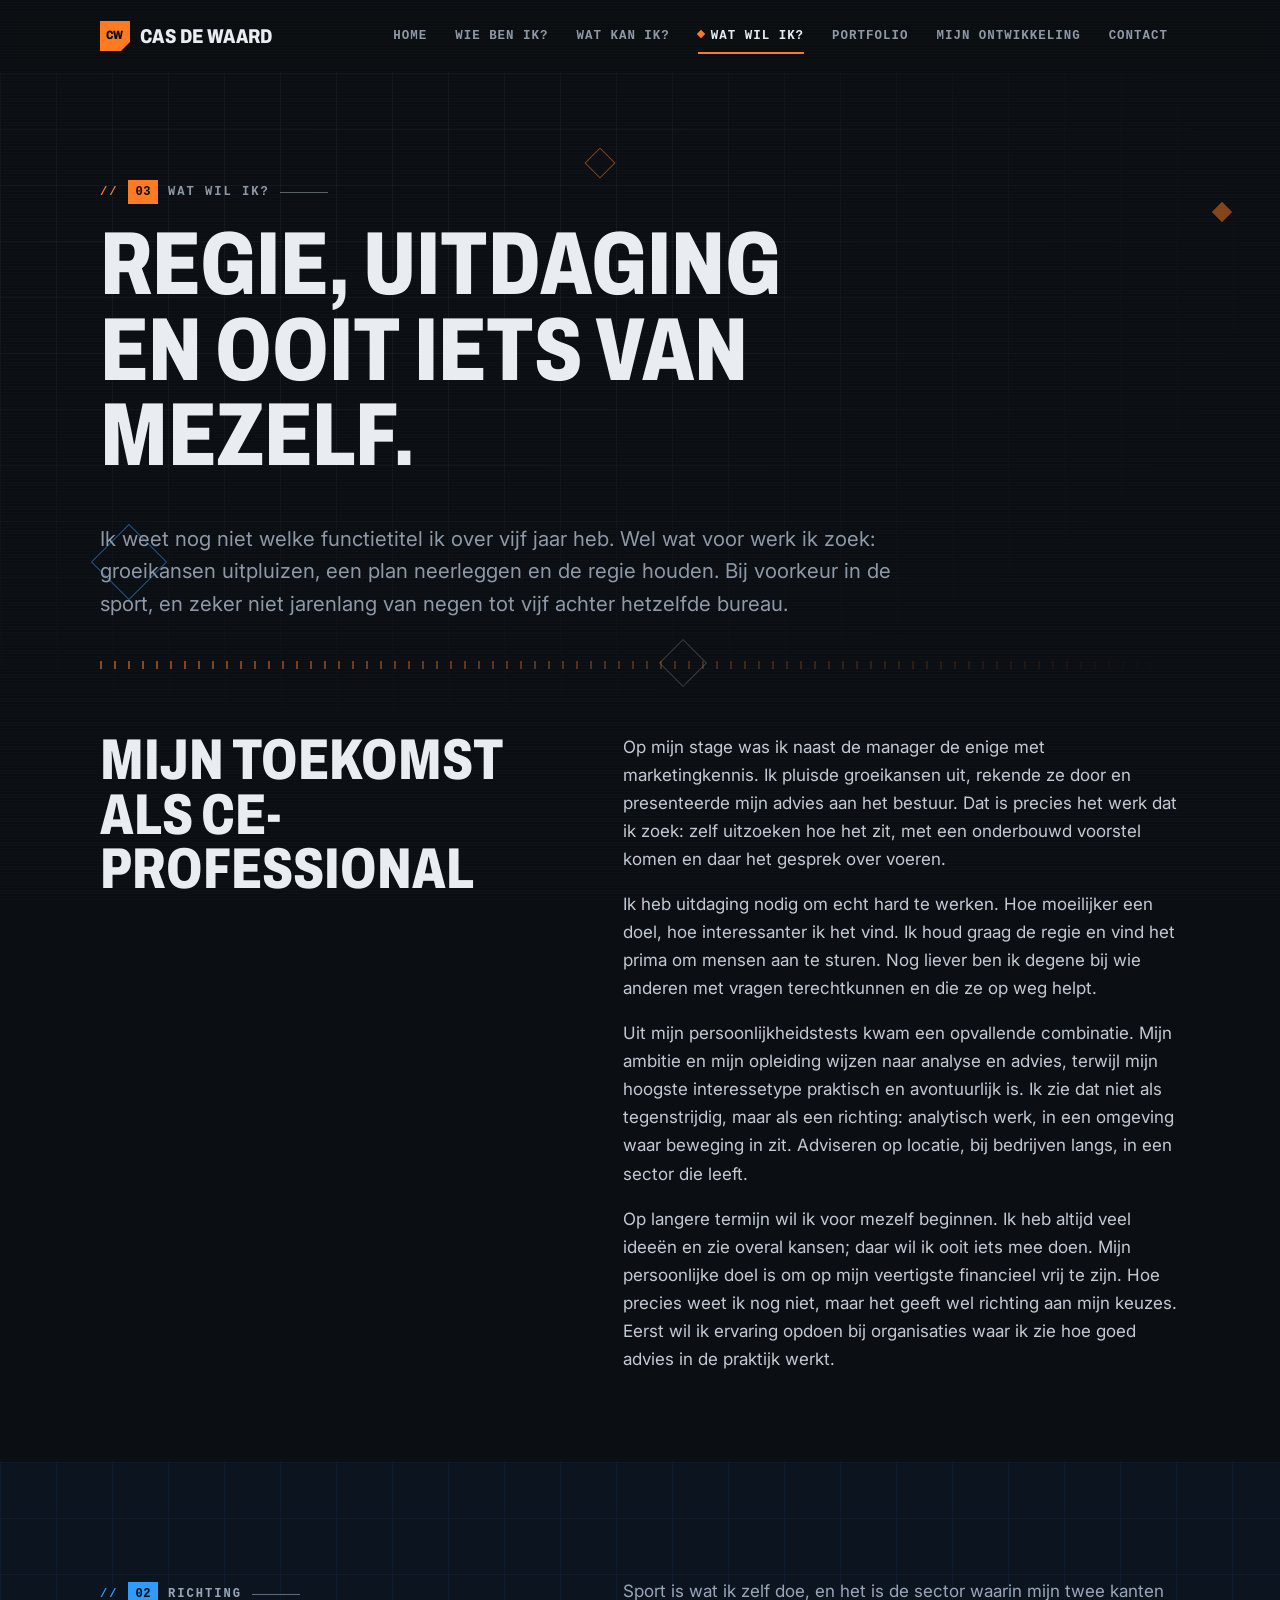
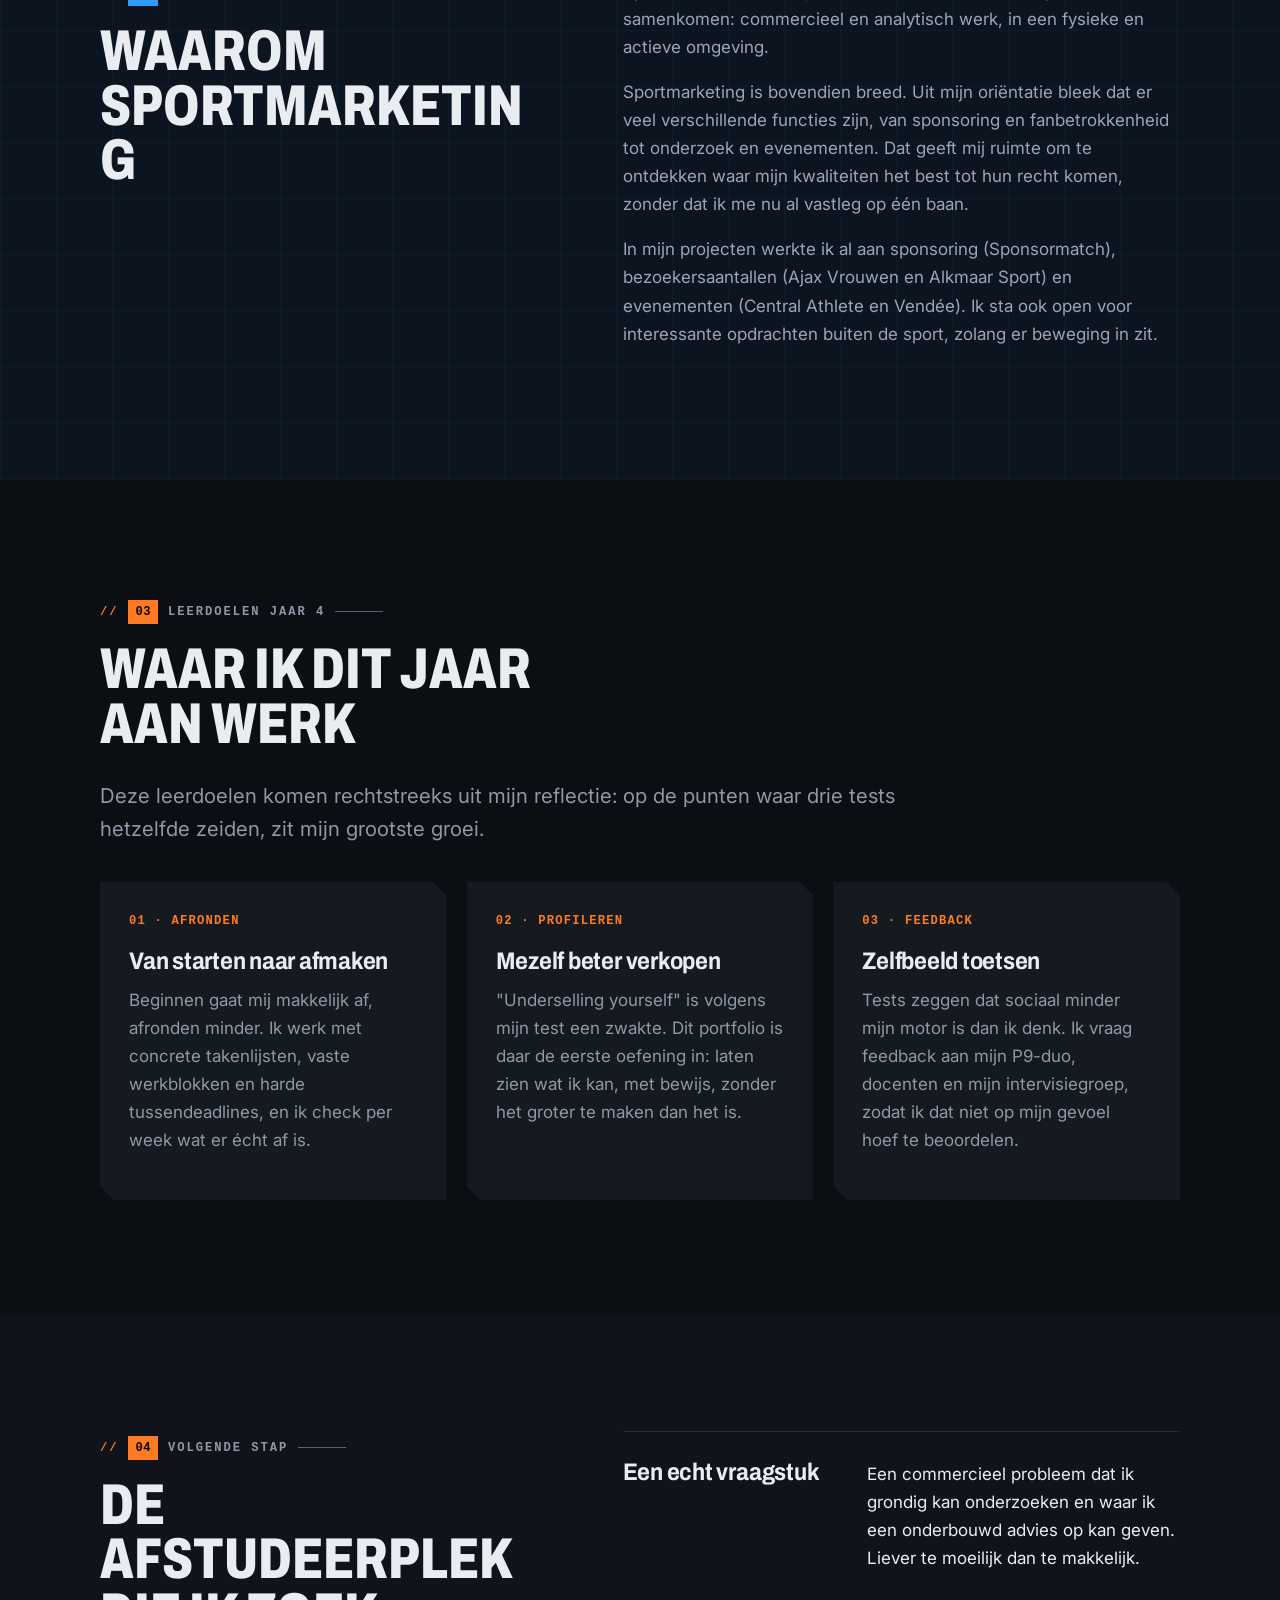
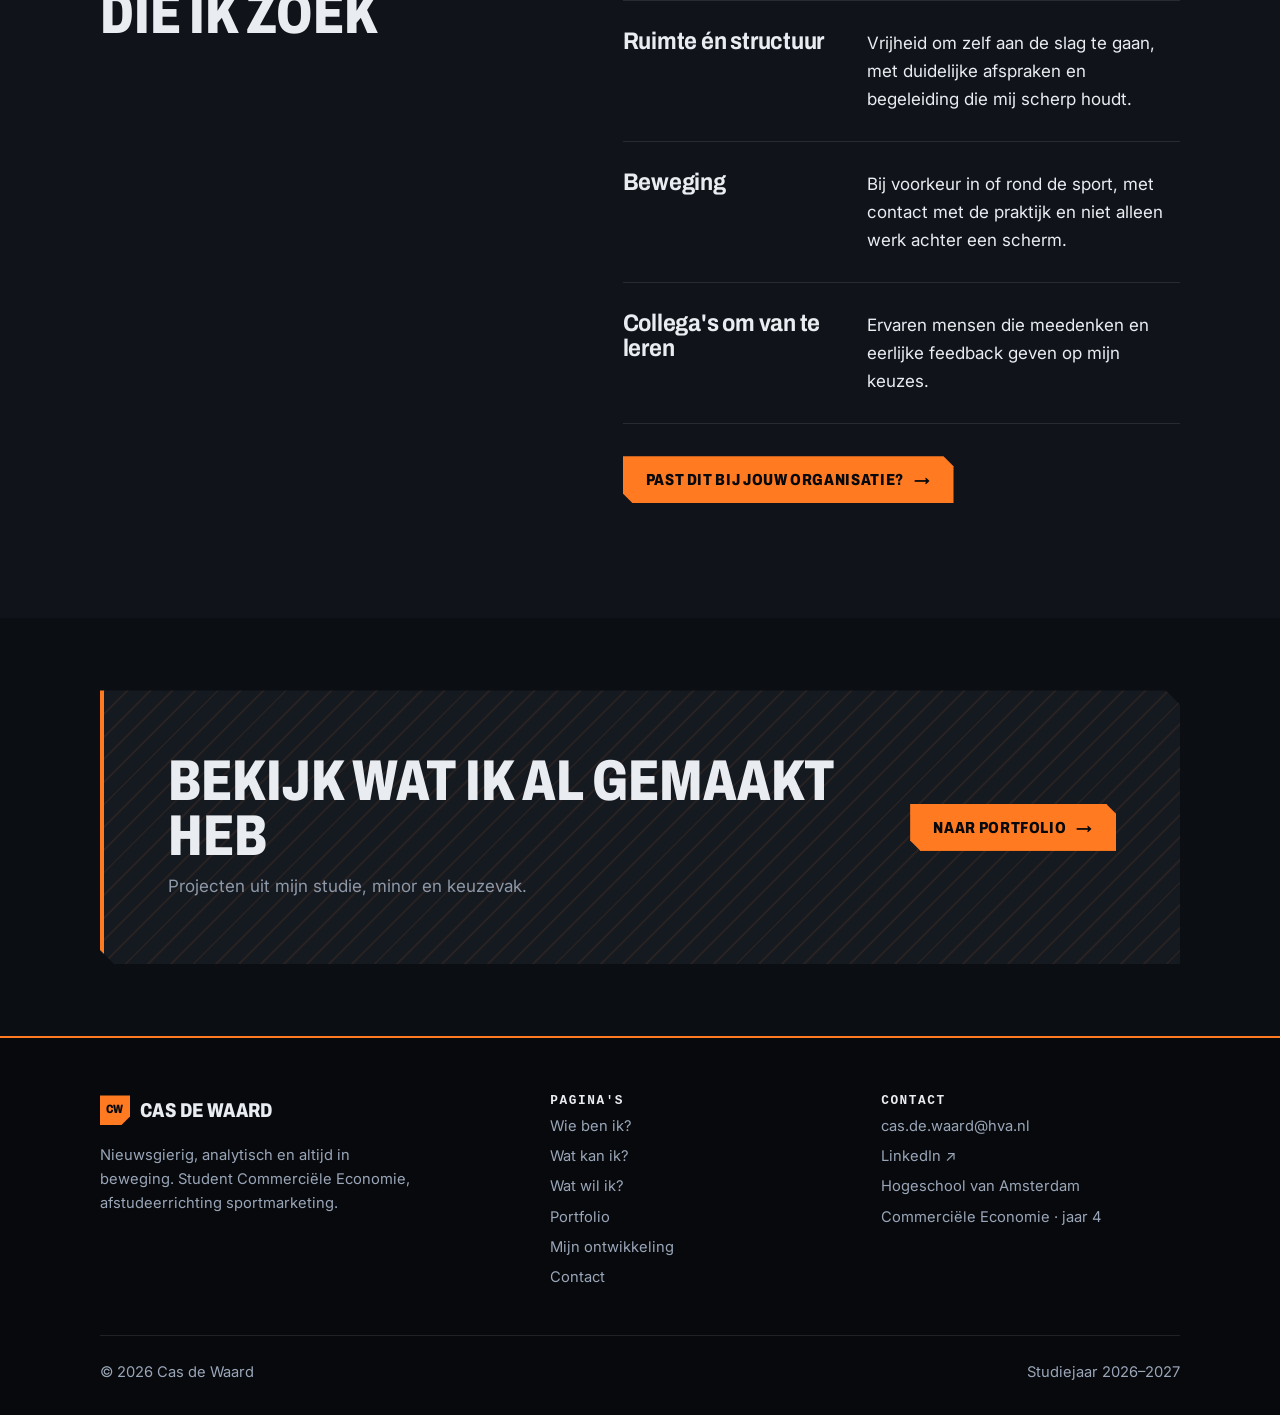
<file: wat-wil-ik.html>
<!doctype html>
<html lang="nl" class="no-js">
<head>
  <meta charset="utf-8">
  <meta name="viewport" content="width=device-width, initial-scale=1">
  <meta name="robots" content="noindex, nofollow">
  <title>Wat wil ik? · Cas de Waard</title>
  <meta name="description" content="Ambities, leerdoelen en de volgende stap van Cas de Waard.">
  <link rel="preconnect" href="https://fonts.googleapis.com">
  <link rel="preconnect" href="https://fonts.gstatic.com" crossorigin>
  <link href="https://fonts.googleapis.com/css2?family=Archivo:ital,wdth,wght@0,62..125,400..900;1,62..125,400..900&family=Inter:wght@400;500;600;700&display=swap" rel="stylesheet">
  <link rel="stylesheet" href="assets/style.css">
</head>
<body>
  <a class="skip" href="#main">Naar de inhoud</a>
  <header class="site-header"></header>

  <main id="main">
    <section class="page-head">
      <div class="wrap">
        <span class="eyebrow"><span class="num">03</span> Wat wil ik?</span>
        <h1>Regie, uitdaging en ooit iets van mezelf.</h1>
        <p class="lead">Ik weet nog niet welke functietitel ik over vijf jaar heb. Wel wat voor werk ik zoek: groeikansen uitpluizen, een plan neerleggen en de regie houden. Bij voorkeur in de sport, en zeker niet jarenlang van negen tot vijf achter hetzelfde bureau.</p>
        <div class="track"></div>
      </div>
    </section>

    <section class="section-tight" style="padding-top:0">
      <div class="wrap split">
        <div class="sticky-col">
          <h2>Mijn toekomst als CE-professional</h2>
        </div>
        <div class="prose">
          <p>Op mijn stage was ik naast de manager de enige met marketingkennis. Ik pluisde groeikansen uit, rekende ze door en presenteerde mijn advies aan het bestuur. Dat is precies het werk dat ik zoek: zelf uitzoeken hoe het zit, met een onderbouwd voorstel komen en daar het gesprek over voeren.</p>
          <p>Ik heb uitdaging nodig om echt hard te werken. Hoe moeilijker een doel, hoe interessanter ik het vind. Ik houd graag de regie en vind het prima om mensen aan te sturen. Nog liever ben ik degene bij wie anderen met vragen terechtkunnen en die ze op weg helpt.</p>
          <p>Uit mijn persoonlijkheidstests kwam een opvallende combinatie. Mijn ambitie en mijn opleiding wijzen naar analyse en advies, terwijl mijn hoogste interessetype praktisch en avontuurlijk is. Ik zie dat niet als tegenstrijdig, maar als een richting: analytisch werk, in een omgeving waar beweging in zit. Adviseren op locatie, bij bedrijven langs, in een sector die leeft.</p>
          <p>Op langere termijn wil ik voor mezelf beginnen. Ik heb altijd veel ideeën en zie overal kansen; daar wil ik ooit iets mee doen. Mijn persoonlijke doel is om op mijn veertigste financieel vrij te zijn. Hoe precies weet ik nog niet, maar het geeft wel richting aan mijn keuzes. Eerst wil ik ervaring opdoen bij organisaties waar ik zie hoe goed advies in de praktijk werkt.</p>
        </div>
      </div>
    </section>

    <section class="section section-dark">
      <div class="wrap split">
        <div class="sticky-col">
          <span class="eyebrow"><span class="num">02</span> Richting</span>
          <h2>Waarom sportmarketing</h2>
        </div>
        <div class="prose">
          <p>Sport is wat ik zelf doe, en het is de sector waarin mijn twee kanten samenkomen: commercieel en analytisch werk, in een fysieke en actieve omgeving.</p>
          <p>Sportmarketing is bovendien breed. Uit mijn oriëntatie bleek dat er veel verschillende functies zijn, van sponsoring en fanbetrokkenheid tot onderzoek en evenementen. Dat geeft mij ruimte om te ontdekken waar mijn kwaliteiten het best tot hun recht komen, zonder dat ik me nu al vastleg op één baan.</p>
          <p>In mijn projecten werkte ik al aan sponsoring (Sponsormatch), bezoekersaantallen (Ajax Vrouwen en Alkmaar Sport) en evenementen (Central Athlete en Vendée). Ik sta ook open voor interessante opdrachten buiten de sport, zolang er beweging in zit.</p>
        </div>
      </div>
    </section>

    <section class="section">
      <div class="wrap">
        <span class="eyebrow"><span class="num">03</span> Leerdoelen jaar 4</span>
        <h2 style="max-width:18ch">Waar ik dit jaar aan werk</h2>
        <p class="lead" style="margin-bottom:36px">Deze leerdoelen komen rechtstreeks uit mijn reflectie: op de punten waar drie tests hetzelfde zeiden, zit mijn grootste groei.</p>
        <div class="cards">
          <div class="card reveal">
            <span class="card-num">01 · Afronden</span>
            <h3>Van starten naar afmaken</h3>
            <p>Beginnen gaat mij makkelijk af, afronden minder. Ik werk met concrete takenlijsten, vaste werkblokken en harde tussendeadlines, en ik check per week wat er écht af is.</p>
          </div>
          <div class="card reveal">
            <span class="card-num">02 · Profileren</span>
            <h3>Mezelf beter verkopen</h3>
            <p>"Underselling yourself" is volgens mijn test een zwakte. Dit portfolio is daar de eerste oefening in: laten zien wat ik kan, met bewijs, zonder het groter te maken dan het is.</p>
          </div>
          <div class="card reveal">
            <span class="card-num">03 · Feedback</span>
            <h3>Zelfbeeld toetsen</h3>
            <p>Tests zeggen dat sociaal minder mijn motor is dan ik denk. Ik vraag feedback aan mijn P9-duo, docenten en mijn intervisiegroep, zodat ik dat niet op mijn gevoel hoef te beoordelen.</p>
          </div>
        </div>
      </div>
    </section>

    <section class="section section-alt">
      <div class="wrap split">
        <div class="sticky-col">
          <span class="eyebrow"><span class="num">04</span> Volgende stap</span>
          <h2>De afstudeerplek die ik zoek</h2>
        </div>
        <div>
          <div class="rows">
            <div class="row reveal">
              <h3>Een echt vraagstuk</h3>
              <p>Een commercieel probleem dat ik grondig kan onderzoeken en waar ik een onderbouwd advies op kan geven. Liever te moeilijk dan te makkelijk.</p>
            </div>
            <div class="row reveal">
              <h3>Ruimte én structuur</h3>
              <p>Vrijheid om zelf aan de slag te gaan, met duidelijke afspraken en begeleiding die mij scherp houdt.</p>
            </div>
            <div class="row reveal">
              <h3>Beweging</h3>
              <p>Bij voorkeur in of rond de sport, met contact met de praktijk en niet alleen werk achter een scherm.</p>
            </div>
            <div class="row reveal">
              <h3>Collega's om van te leren</h3>
              <p>Ervaren mensen die meedenken en eerlijke feedback geven op mijn keuzes.</p>
            </div>
          </div>
          <a class="btn" href="contact.html" style="margin-top:32px">Past dit bij jouw organisatie? <span class="arrow">→</span></a>
        </div>
      </div>
    </section>

    <section class="section-tight">
      <div class="wrap">
        <div class="cta">
          <div>
            <h2>Bekijk wat ik al gemaakt heb</h2>
            <p>Projecten uit mijn studie, minor en keuzevak.</p>
          </div>
          <a class="btn" href="portfolio.html">Naar portfolio <span class="arrow">→</span></a>
        </div>
      </div>
    </section>
  </main>

  <footer class="site-footer"></footer>
  <script src="assets/main.js"></script>
</body>
</html>
</file>
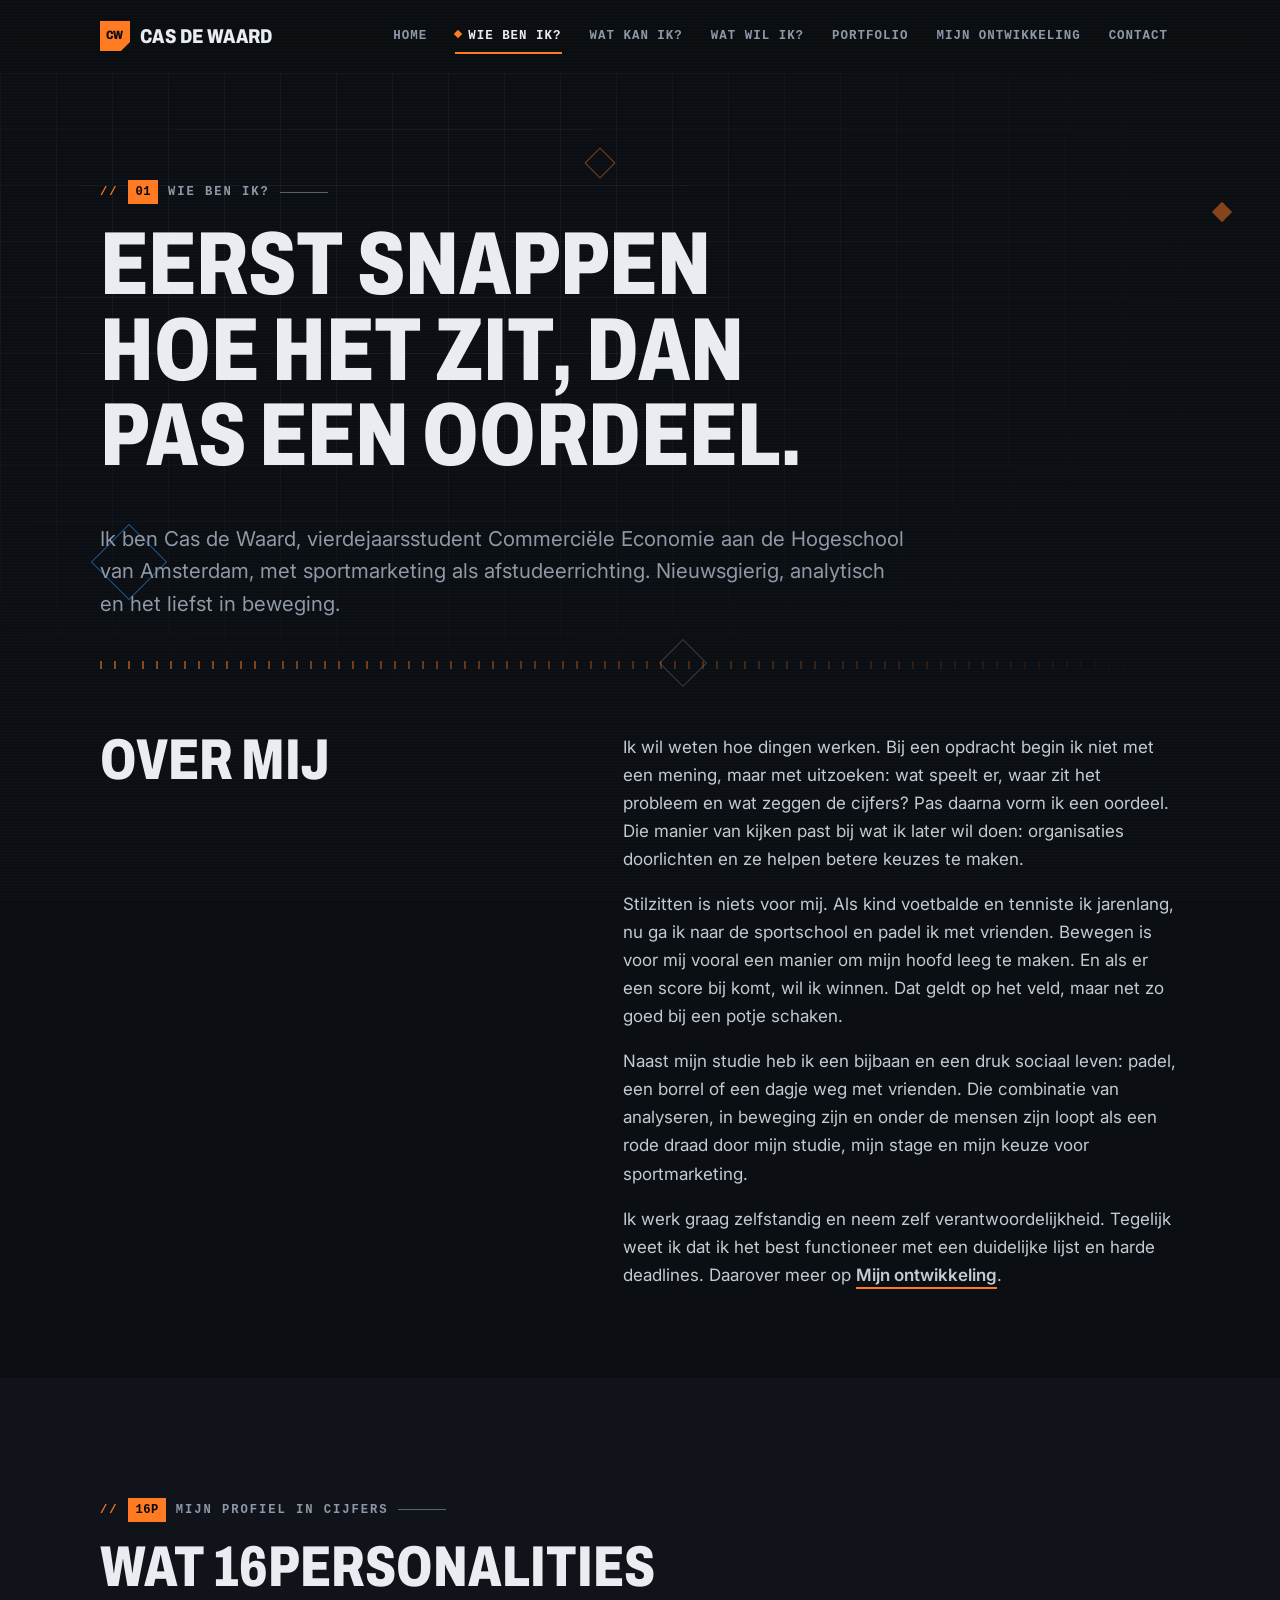
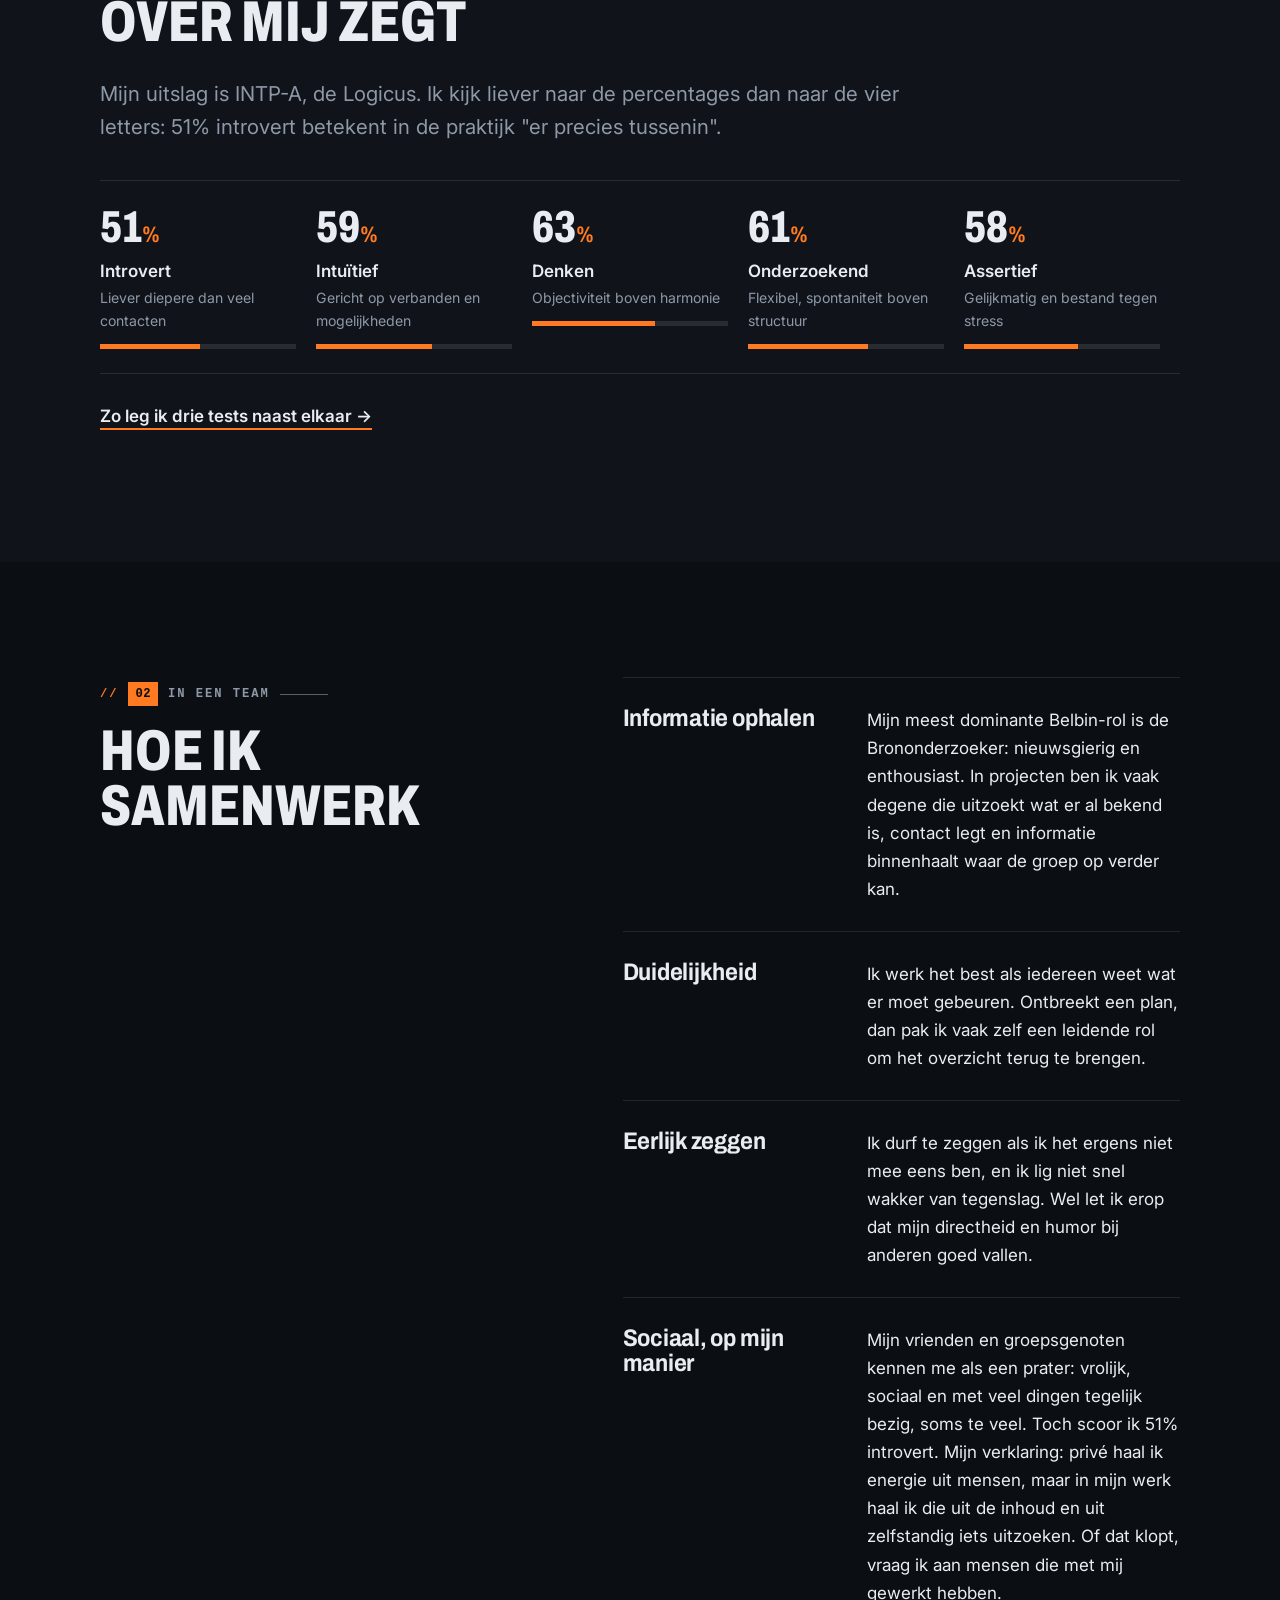
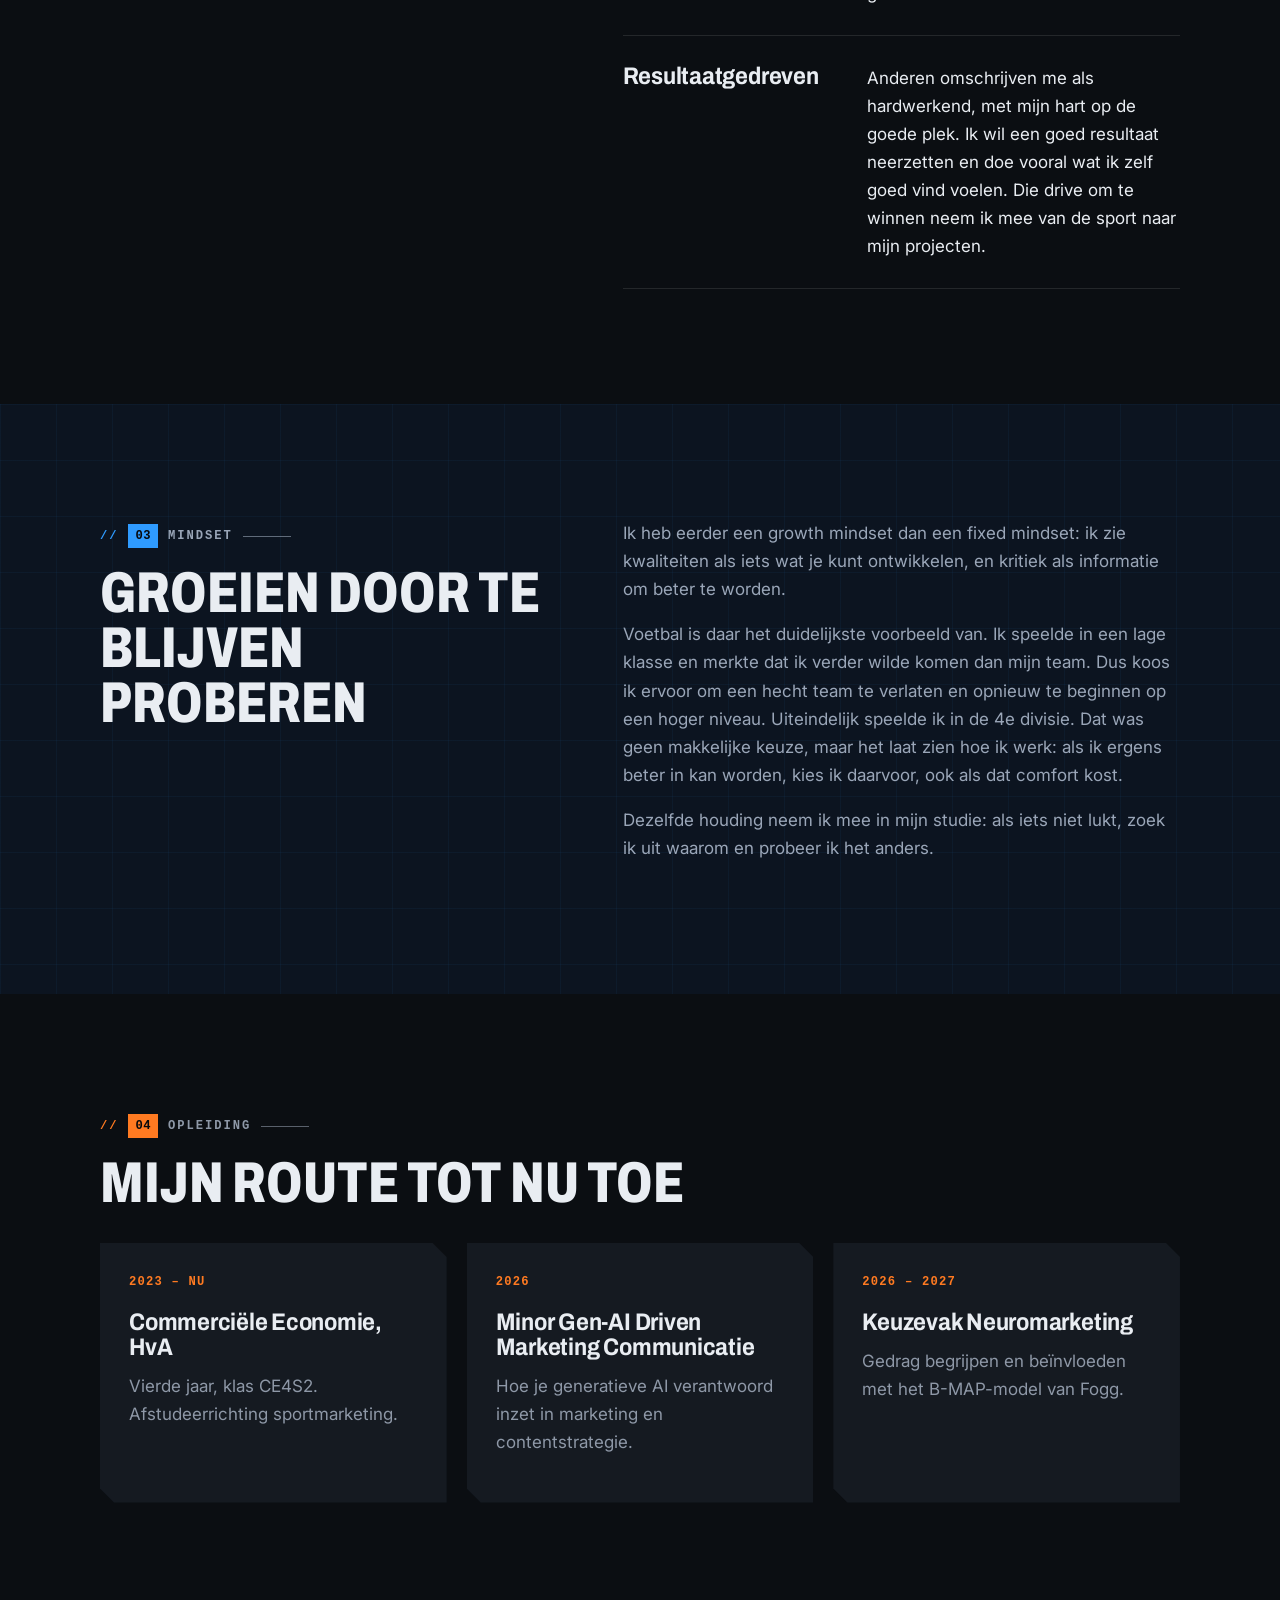
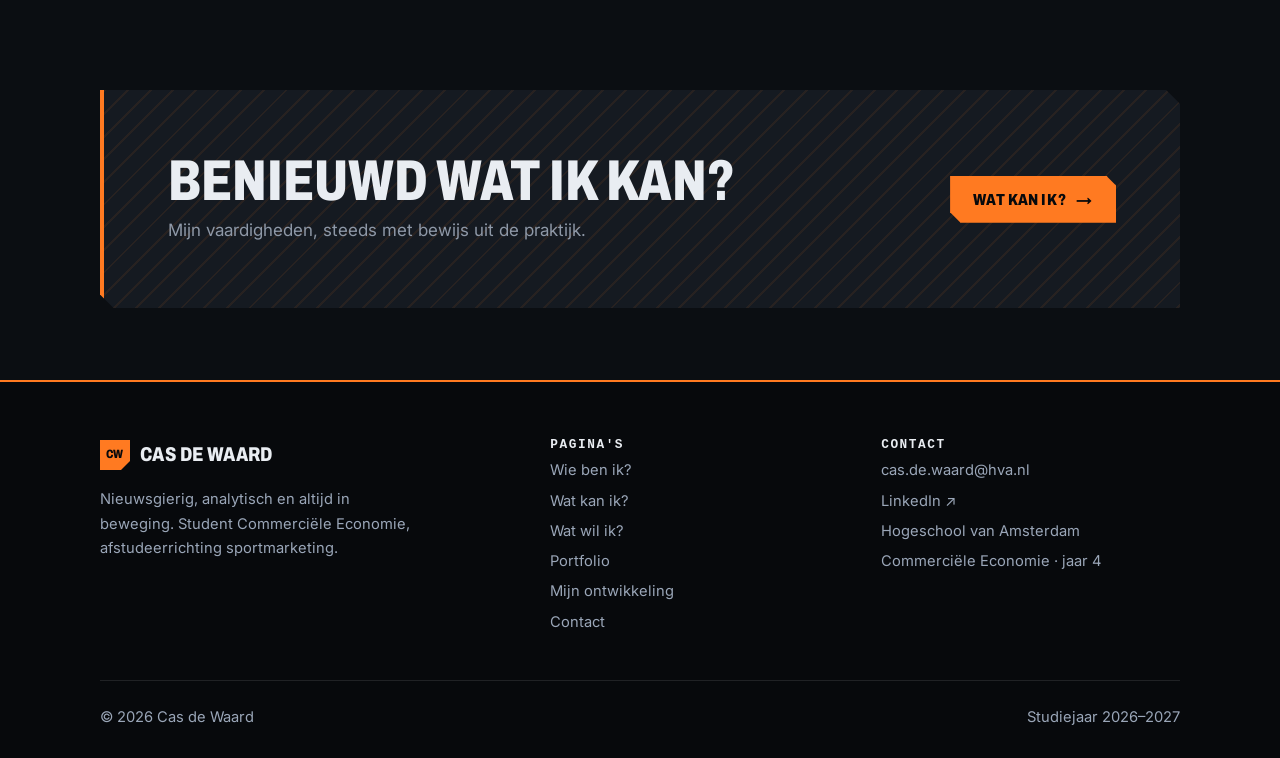
<file: wie-ben-ik.html>
<!doctype html>
<html lang="nl" class="no-js">
<head>
  <meta charset="utf-8">
  <meta name="viewport" content="width=device-width, initial-scale=1">
  <meta name="robots" content="noindex, nofollow">
  <title>Wie ben ik? · Cas de Waard</title>
  <meta name="description" content="Wie is Cas de Waard? Persoonlijkheid, samenwerken, sport en mindset.">
  <link rel="preconnect" href="https://fonts.googleapis.com">
  <link rel="preconnect" href="https://fonts.gstatic.com" crossorigin>
  <link href="https://fonts.googleapis.com/css2?family=Archivo:ital,wdth,wght@0,62..125,400..900;1,62..125,400..900&family=Inter:wght@400;500;600;700&display=swap" rel="stylesheet">
  <link rel="stylesheet" href="assets/style.css">
</head>
<body>
  <a class="skip" href="#main">Naar de inhoud</a>
  <header class="site-header"></header>

  <main id="main">
    <section class="page-head">
      <div class="wrap">
        <span class="eyebrow"><span class="num">01</span> Wie ben ik?</span>
        <h1>Eerst snappen hoe het zit, dan pas een oordeel.</h1>
        <p class="lead">Ik ben Cas de Waard, vierdejaarsstudent Commerciële Economie aan de Hogeschool van Amsterdam, met sportmarketing als afstudeerrichting. Nieuwsgierig, analytisch en het liefst in beweging.</p>
        <div class="track"></div>
      </div>
    </section>

    <section class="section-tight" style="padding-top:0">
      <div class="wrap split">
        <div class="sticky-col">
          <h2>Over mij</h2>
        </div>
        <div class="prose">
          <p>Ik wil weten hoe dingen werken. Bij een opdracht begin ik niet met een mening, maar met uitzoeken: wat speelt er, waar zit het probleem en wat zeggen de cijfers? Pas daarna vorm ik een oordeel. Die manier van kijken past bij wat ik later wil doen: organisaties doorlichten en ze helpen betere keuzes te maken.</p>
          <p>Stilzitten is niets voor mij. Als kind voetbalde en tenniste ik jarenlang, nu ga ik naar de sportschool en padel ik met vrienden. Bewegen is voor mij vooral een manier om mijn hoofd leeg te maken. En als er een score bij komt, wil ik winnen. Dat geldt op het veld, maar net zo goed bij een potje schaken.</p>
          <p>Naast mijn studie heb ik een bijbaan en een druk sociaal leven: padel, een borrel of een dagje weg met vrienden. Die combinatie van analyseren, in beweging zijn en onder de mensen zijn loopt als een rode draad door mijn studie, mijn stage en mijn keuze voor sportmarketing.</p>
          <p>Ik werk graag zelfstandig en neem zelf verantwoordelijkheid. Tegelijk weet ik dat ik het best functioneer met een duidelijke lijst en harde deadlines. Daarover meer op <a class="text-link" href="ontwikkeling.html">Mijn ontwikkeling</a>.</p>
        </div>
      </div>
    </section>

    <section class="section section-alt">
      <div class="wrap">
        <span class="eyebrow"><span class="num">16P</span> Mijn profiel in cijfers</span>
        <h2 style="max-width:20ch">Wat 16Personalities over mij zegt</h2>
        <p class="lead" style="margin-bottom:36px">Mijn uitslag is INTP-A, de Logicus. Ik kijk liever naar de percentages dan naar de vier letters: 51% introvert betekent in de praktijk "er precies tussenin".</p>
        <div class="stats">
          <div class="stat">
            <div class="stat-num">51<small>%</small></div>
            <div class="stat-label">Introvert</div>
            <div class="stat-sub">Liever diepere dan veel contacten</div>
            <div class="bar" style="--w:51%"><i></i></div>
          </div>
          <div class="stat">
            <div class="stat-num">59<small>%</small></div>
            <div class="stat-label">Intuïtief</div>
            <div class="stat-sub">Gericht op verbanden en mogelijkheden</div>
            <div class="bar" style="--w:59%"><i></i></div>
          </div>
          <div class="stat">
            <div class="stat-num">63<small>%</small></div>
            <div class="stat-label">Denken</div>
            <div class="stat-sub">Objectiviteit boven harmonie</div>
            <div class="bar" style="--w:63%"><i></i></div>
          </div>
          <div class="stat">
            <div class="stat-num">61<small>%</small></div>
            <div class="stat-label">Onderzoekend</div>
            <div class="stat-sub">Flexibel, spontaniteit boven structuur</div>
            <div class="bar" style="--w:61%"><i></i></div>
          </div>
          <div class="stat">
            <div class="stat-num">58<small>%</small></div>
            <div class="stat-label">Assertief</div>
            <div class="stat-sub">Gelijkmatig en bestand tegen stress</div>
            <div class="bar" style="--w:58%"><i></i></div>
          </div>
        </div>
        <p style="margin-top:28px"><a class="text-link" href="ontwikkeling.html#tests">Zo leg ik drie tests naast elkaar →</a></p>
      </div>
    </section>

    <section class="section">
      <div class="wrap split">
        <div class="sticky-col">
          <span class="eyebrow"><span class="num">02</span> In een team</span>
          <h2>Hoe ik samenwerk</h2>
        </div>
        <div class="rows">
          <div class="row reveal">
            <h3>Informatie ophalen</h3>
            <div>
              <p>Mijn meest dominante Belbin-rol is de Brononderzoeker: nieuwsgierig en enthousiast. In projecten ben ik vaak degene die uitzoekt wat er al bekend is, contact legt en informatie binnenhaalt waar de groep op verder kan.</p>
            </div>
          </div>
          <div class="row reveal">
            <h3>Duidelijkheid</h3>
            <div>
              <p>Ik werk het best als iedereen weet wat er moet gebeuren. Ontbreekt een plan, dan pak ik vaak zelf een leidende rol om het overzicht terug te brengen.</p>
            </div>
          </div>
          <div class="row reveal">
            <h3>Eerlijk zeggen</h3>
            <div>
              <p>Ik durf te zeggen als ik het ergens niet mee eens ben, en ik lig niet snel wakker van tegenslag. Wel let ik erop dat mijn directheid en humor bij anderen goed vallen.</p>
            </div>
          </div>
          <div class="row reveal">
            <h3>Sociaal, op mijn manier</h3>
            <div>
              <p>Mijn vrienden en groepsgenoten kennen me als een prater: vrolijk, sociaal en met veel dingen tegelijk bezig, soms te veel. Toch scoor ik 51% introvert. Mijn verklaring: privé haal ik energie uit mensen, maar in mijn werk haal ik die uit de inhoud en uit zelfstandig iets uitzoeken. Of dat klopt, vraag ik aan mensen die met mij gewerkt hebben.</p>
            </div>
          </div>
          <div class="row reveal">
            <h3>Resultaatgedreven</h3>
            <div>
              <p>Anderen omschrijven me als hardwerkend, met mijn hart op de goede plek. Ik wil een goed resultaat neerzetten en doe vooral wat ik zelf goed vind voelen. Die drive om te winnen neem ik mee van de sport naar mijn projecten.</p>
            </div>
          </div>
        </div>
      </div>
    </section>

    <section class="section section-dark">
      <div class="wrap split">
        <div class="sticky-col">
          <span class="eyebrow"><span class="num">03</span> Mindset</span>
          <h2>Groeien door te blijven proberen</h2>
        </div>
        <div class="prose">
          <p>Ik heb eerder een growth mindset dan een fixed mindset: ik zie kwaliteiten als iets wat je kunt ontwikkelen, en kritiek als informatie om beter te worden.</p>
          <p>Voetbal is daar het duidelijkste voorbeeld van. Ik speelde in een lage klasse en merkte dat ik verder wilde komen dan mijn team. Dus koos ik ervoor om een hecht team te verlaten en opnieuw te beginnen op een hoger niveau. Uiteindelijk speelde ik in de 4e divisie. Dat was geen makkelijke keuze, maar het laat zien hoe ik werk: als ik ergens beter in kan worden, kies ik daarvoor, ook als dat comfort kost.</p>
          <p>Dezelfde houding neem ik mee in mijn studie: als iets niet lukt, zoek ik uit waarom en probeer ik het anders.</p>
        </div>
      </div>
    </section>

    <section class="section">
      <div class="wrap">
        <span class="eyebrow"><span class="num">04</span> Opleiding</span>
        <h2>Mijn route tot nu toe</h2>
        <div class="cards" style="margin-top:32px">
          <div class="card reveal">
            <span class="card-num">2023 – nu</span>
            <h3>Commerciële Economie, HvA</h3>
            <p>Vierde jaar, klas CE4S2. Afstudeerrichting sportmarketing.</p>
          </div>
          <div class="card reveal">
            <span class="card-num">2026</span>
            <h3>Minor Gen-AI Driven Marketing Communicatie</h3>
            <p>Hoe je generatieve AI verantwoord inzet in marketing en contentstrategie.</p>
          </div>
          <div class="card reveal">
            <span class="card-num">2026 – 2027</span>
            <h3>Keuzevak Neuromarketing</h3>
            <p>Gedrag begrijpen en beïnvloeden met het B-MAP-model van Fogg.</p>
          </div>
        </div>
      </div>
    </section>

    <section class="section-tight">
      <div class="wrap">
        <div class="cta">
          <div>
            <h2>Benieuwd wat ik kan?</h2>
            <p>Mijn vaardigheden, steeds met bewijs uit de praktijk.</p>
          </div>
          <a class="btn" href="wat-kan-ik.html">Wat kan ik? <span class="arrow">→</span></a>
        </div>
      </div>
    </section>
  </main>

  <footer class="site-footer"></footer>
  <script src="assets/main.js"></script>
</body>
</html>
</file>
<file: assets/style.css>
/* ==========================================================
   Cas de Waard — portfolio
   Kleuren en lettertypes staan bovenaan als variabelen,
   zodat je de hele stijl op één plek kunt aanpassen.
   ========================================================== */

:root {
  /* Tactisch thema, geïnspireerd op de HUD van tactische shooters:
     oranje = aanval (actie), blauw = verdediging (analyse) */
  --paper: #0b0e12;
  --paper-2: #10141a;
  --panel: #151a21;
  --panel-2: #1b222b;
  --ink: #e9edf2;
  --muted: #8e98a7;
  --line: rgba(255, 255, 255, 0.1);
  --accent: #ff7a21;
  --accent-ink: #ffa365;
  --accent-soft: rgba(255, 122, 33, 0.14);
  --blue: #2f9bff;
  --deep: #0c1420;
  --deep-2: #132034;
  --on-deep: #e9edf2;
  --on-deep-muted: #9aa6b8;
  --void: #07090c;

  --font-display: "Archivo", "Helvetica Neue", Arial, sans-serif;
  --font-body: "Inter", "Helvetica Neue", Arial, sans-serif;
  --font-mono: ui-monospace, "SF Mono", Menlo, Consolas, monospace;

  --radius: 3px;
  --cut: 14px;
  --max: 1160px;
  --gutter: clamp(16px, 4vw, 40px);
}

*,
*::before,
*::after { box-sizing: border-box; }

html { scroll-behavior: smooth; }

body {
  margin: 0;
  background: var(--paper);
  color: var(--ink);
  font-family: var(--font-body);
  font-size: 17px;
  line-height: 1.65;
  -webkit-font-smoothing: antialiased;
}

img { max-width: 100%; display: block; }

a { color: inherit; }

p { margin: 0 0 1em; }

h1, h2, h3, h4 {
  font-family: var(--font-display);
  font-weight: 800;
  line-height: 1.05;
  letter-spacing: -0.01em;
  margin: 0 0 0.5em;
}

h1 { font-size: clamp(2.6rem, 6.4vw, 5.2rem); font-stretch: 112%; }
h2 { font-size: clamp(2rem, 4.2vw, 3.2rem); font-stretch: 110%; }
h3 { font-size: clamp(1.25rem, 2vw, 1.5rem); font-weight: 700; }
h4 { font-size: 1.05rem; font-weight: 700; }

.wrap {
  width: 100%;
  max-width: var(--max);
  margin: 0 auto;
  padding: 0 var(--gutter);
}

.skip {
  position: absolute;
  left: -999px;
  top: 8px;
  background: var(--ink);
  color: var(--paper);
  padding: 8px 14px;
  border-radius: 8px;
  z-index: 100;
}
.skip:focus { left: 8px; }

:focus-visible {
  outline: 3px solid var(--accent);
  outline-offset: 3px;
}

/* ---------- Header ---------- */

.site-header {
  position: sticky;
  top: 0;
  z-index: 50;
  background: rgba(245, 243, 238, 0.92);
  backdrop-filter: blur(10px);
  border-bottom: 1px solid transparent;
  transition: border-color 0.2s;
}
.site-header.scrolled { border-bottom-color: var(--line); }

.site-header .wrap {
  display: flex;
  align-items: center;
  justify-content: space-between;
  height: 72px;
  gap: 24px;
}

.logo {
  font-family: var(--font-display);
  font-weight: 800;
  font-stretch: 115%;
  font-size: 1.15rem;
  text-decoration: none;
  letter-spacing: -0.01em;
  display: flex;
  align-items: center;
  gap: 10px;
  white-space: nowrap;
}
.logo-mark {
  width: 30px;
  height: 30px;
  border-radius: 50%;
  background: var(--ink);
  color: var(--paper);
  display: grid;
  place-items: center;
  font-size: 0.75rem;
  font-stretch: 100%;
  position: relative;
}
.logo-mark::after {
  content: "";
  position: absolute;
  right: -3px;
  bottom: 2px;
  width: 9px;
  height: 9px;
  border-radius: 50%;
  background: var(--accent);
  border: 2px solid var(--paper);
}

.nav ul {
  list-style: none;
  margin: 0;
  padding: 0;
  display: flex;
  gap: 4px;
}
.nav a {
  display: block;
  text-decoration: none;
  font-size: 0.86rem;
  font-weight: 600;
  letter-spacing: 0.04em;
  text-transform: uppercase;
  padding: 8px 12px;
  border-radius: 999px;
  color: var(--muted);
  transition: color 0.15s, background 0.15s;
}
.nav a:hover { color: var(--ink); background: var(--paper-2); }
.nav a[aria-current="page"] { color: var(--ink); background: var(--paper-2); }
.nav a[aria-current="page"]::before {
  content: "";
  display: inline-block;
  width: 6px;
  height: 6px;
  border-radius: 50%;
  background: var(--accent);
  margin-right: 7px;
  vertical-align: 2px;
}

.nav-toggle {
  display: none;
  background: none;
  border: 1px solid var(--line);
  border-radius: 999px;
  padding: 8px 14px;
  font: 600 0.85rem var(--font-body);
  color: var(--ink);
  cursor: pointer;
}

@media (max-width: 1120px) {
  .nav-toggle { display: inline-flex; align-items: center; gap: 8px; }
  .nav {
    position: absolute;
    top: 72px;
    left: 0;
    right: 0;
    background: var(--paper);
    border-bottom: 1px solid var(--line);
    display: none;
  }
  .nav.open { display: block; }
  .nav ul { flex-direction: column; padding: 8px var(--gutter) 20px; }
  .nav a { font-size: 1rem; padding: 12px 8px; border-radius: 8px; }
}

/* ---------- Knoppen ---------- */

.btn {
  display: inline-flex;
  align-items: center;
  gap: 10px;
  font: 600 0.95rem var(--font-body);
  text-decoration: none;
  padding: 14px 22px;
  border-radius: 999px;
  border: 1.5px solid var(--ink);
  background: var(--ink);
  color: var(--paper);
  transition: transform 0.15s, background 0.15s, color 0.15s, border-color 0.15s;
  cursor: pointer;
}
.btn:hover { transform: translateY(-2px); background: var(--accent); border-color: var(--accent); }
.btn .arrow { transition: transform 0.15s; }
.btn:hover .arrow { transform: translateX(3px); }

.btn-ghost { background: transparent; color: var(--ink); }
.btn-ghost:hover { background: var(--ink); color: var(--paper); border-color: var(--ink); }

.btn-light { background: var(--paper); color: var(--ink); border-color: var(--paper); }
.btn-light:hover { background: var(--accent); color: #fff; border-color: var(--accent); }

.btn-row { display: flex; flex-wrap: wrap; gap: 12px; }

.text-link {
  font-weight: 600;
  text-decoration: none;
  border-bottom: 2px solid var(--accent);
  padding-bottom: 2px;
}
.text-link:hover { color: var(--accent-ink); }

/* ---------- Secties ---------- */

.section { padding: clamp(64px, 9vw, 120px) 0; }
.section-tight { padding: clamp(40px, 6vw, 72px) 0; }
.section-alt { background: var(--paper-2); }

.section-dark {
  background: var(--deep);
  color: var(--on-deep);
}
.section-dark .eyebrow { color: var(--on-deep-muted); }
.section-dark .lead,
.section-dark p { color: var(--on-deep-muted); }
.section-dark h2,
.section-dark h3 { color: var(--on-deep); }

.eyebrow {
  display: inline-flex;
  align-items: center;
  gap: 10px;
  font-size: 0.8rem;
  font-weight: 700;
  letter-spacing: 0.14em;
  text-transform: uppercase;
  color: var(--muted);
  margin-bottom: 18px;
}
.eyebrow .num { color: var(--accent); }
.eyebrow::after {
  content: "";
  width: 36px;
  height: 2px;
  background: currentColor;
  opacity: 0.4;
}

.lead {
  font-size: clamp(1.1rem, 1.6vw, 1.3rem);
  line-height: 1.6;
  color: var(--muted);
  max-width: 62ch;
}

.prose { max-width: 68ch; }
.prose p { color: #2b3038; }
.section-dark .prose p { color: var(--on-deep-muted); }

.split {
  display: grid;
  grid-template-columns: 1fr 1.25fr;
  gap: clamp(32px, 6vw, 88px);
  align-items: start;
}
.split-even { grid-template-columns: 1fr 1fr; }
@media (max-width: 860px) {
  .split, .split-even { grid-template-columns: 1fr; }
}

.sticky-col { position: sticky; top: 110px; }
@media (max-width: 860px) { .sticky-col { position: static; } }

/* ---------- Paginakop (subpagina's) ---------- */

.page-head { padding: clamp(56px, 8vw, 104px) 0 clamp(40px, 5vw, 64px); }
.page-head h1 { max-width: 16ch; }
.page-head .lead { margin-top: 8px; }

.track {
  height: 10px;
  background:
    repeating-linear-gradient(90deg, var(--ink) 0 2px, transparent 2px 28px);
  opacity: 0.12;
  margin-top: 40px;
}

/* ---------- Home: hero ---------- */

.hero { padding: clamp(40px, 6vw, 80px) 0 clamp(56px, 7vw, 96px); }
.hero-grid {
  display: grid;
  grid-template-columns: 1.35fr 1fr;
  gap: clamp(32px, 5vw, 72px);
  align-items: center;
}
@media (max-width: 860px) { .hero-grid { grid-template-columns: 1fr; } }

.hero h1 { margin-bottom: 24px; }
.hero h1 .hl {
  color: var(--accent);
  font-style: italic;
  font-stretch: 100%;
}
.hero .lead { margin-bottom: 32px; }

.tags { display: flex; flex-wrap: wrap; gap: 8px; margin: 0 0 32px; padding: 0; list-style: none; }
.tags li {
  font-size: 0.85rem;
  font-weight: 600;
  padding: 6px 12px;
  border: 1px solid var(--line);
  border-radius: 999px;
  background: #fff;
}

/* Fotovak: vervang het door een echte foto (zie README) */
.photo {
  position: relative;
  aspect-ratio: 4 / 5;
  border-radius: var(--radius);
  overflow: hidden;
  background: var(--deep);
}
.photo img { width: 100%; height: 100%; object-fit: cover; }
.photo-placeholder {
  position: absolute;
  inset: 0;
  display: flex;
  flex-direction: column;
  justify-content: flex-end;
  padding: 24px;
  color: var(--on-deep);
  background:
    radial-gradient(circle at 75% 20%, rgba(228, 87, 46, 0.55), transparent 45%),
    repeating-linear-gradient(135deg, rgba(255,255,255,0.05) 0 1px, transparent 1px 22px),
    var(--deep);
}
.photo-placeholder strong { font-family: var(--font-display); font-size: 1.3rem; }
.photo-placeholder span { font-size: 0.9rem; color: var(--on-deep-muted); }

.photo-badge {
  position: absolute;
  left: 16px;
  top: 16px;
  background: var(--paper);
  color: var(--ink);
  font-size: 0.78rem;
  font-weight: 700;
  padding: 7px 12px;
  border-radius: 999px;
  display: flex;
  align-items: center;
  gap: 8px;
}
.pulse {
  width: 8px;
  height: 8px;
  border-radius: 50%;
  background: var(--accent);
  animation: pulse 2s infinite;
}
@keyframes pulse {
  0% { box-shadow: 0 0 0 0 rgba(228, 87, 46, 0.6); }
  70% { box-shadow: 0 0 0 9px rgba(228, 87, 46, 0); }
  100% { box-shadow: 0 0 0 0 rgba(228, 87, 46, 0); }
}

/* ---------- Woordenband ---------- */

.words {
  border-top: 1px solid var(--line);
  border-bottom: 1px solid var(--line);
  overflow: hidden;
  background: var(--paper);
}
.words-inner {
  display: flex;
  gap: 48px;
  padding: 20px 0;
  width: max-content;
  animation: slide 38s linear infinite;
}
.words span {
  font-family: var(--font-display);
  font-weight: 800;
  font-stretch: 115%;
  font-size: clamp(1.3rem, 2.4vw, 2rem);
  text-transform: uppercase;
  white-space: nowrap;
  display: flex;
  align-items: center;
  gap: 48px;
}
.words span::after {
  content: "";
  width: 12px;
  height: 12px;
  border-radius: 50%;
  background: var(--accent);
}
@keyframes slide { to { transform: translateX(-50%); } }

/* ---------- Kaarten ---------- */

.cards {
  display: grid;
  grid-template-columns: repeat(3, 1fr);
  gap: 20px;
}
.cards-2 { grid-template-columns: repeat(2, 1fr); }
.cards-4 { grid-template-columns: repeat(4, 1fr); }
@media (max-width: 980px) { .cards, .cards-4 { grid-template-columns: repeat(2, 1fr); } }
@media (max-width: 640px) { .cards, .cards-2, .cards-4 { grid-template-columns: 1fr; } }

.card {
  background: #fff;
  border: 1px solid var(--line);
  border-radius: var(--radius);
  padding: 28px;
  display: flex;
  flex-direction: column;
  transition: transform 0.2s, box-shadow 0.2s, border-color 0.2s;
}
.card p { color: var(--muted); }
.card .card-num {
  font-family: var(--font-display);
  font-weight: 800;
  font-size: 0.9rem;
  color: var(--accent);
  margin-bottom: 18px;
}
.card .card-foot { margin-top: auto; padding-top: 12px; }

a.card { text-decoration: none; }
a.card:hover {
  transform: translateY(-4px);
  box-shadow: 0 18px 40px -24px rgba(18, 22, 28, 0.35);
  border-color: var(--ink);
}

.section-dark .card {
  background: var(--deep-2);
  border-color: rgba(255,255,255,0.08);
}
.section-dark .card p { color: var(--on-deep-muted); }
.section-dark .card h3 { color: var(--on-deep); }

/* ---------- Cijfers (testscores) ---------- */

.stats {
  display: grid;
  grid-template-columns: repeat(5, 1fr);
  border-top: 1px solid var(--line);
}
@media (max-width: 900px) { .stats { grid-template-columns: repeat(2, 1fr); } }

.stat {
  padding: 24px 20px 24px 0;
  border-bottom: 1px solid var(--line);
}
.stat-num {
  font-family: var(--font-display);
  font-weight: 800;
  font-stretch: 112%;
  font-size: clamp(2rem, 3.6vw, 2.8rem);
  line-height: 1;
}
.stat-num small { font-size: 0.5em; color: var(--accent); }
.stat-label { font-weight: 600; margin-top: 8px; }
.stat-sub { font-size: 0.88rem; color: var(--muted); }

.bar {
  height: 6px;
  background: var(--line);
  border-radius: 999px;
  margin-top: 12px;
  overflow: hidden;
}
.bar i {
  display: block;
  height: 100%;
  width: var(--w, 50%);
  background: var(--accent);
  border-radius: 999px;
  transform-origin: left;
  transform: scaleX(0);
  transition: transform 1.1s cubic-bezier(.2,.7,.2,1);
}
.in-view .bar i, .bar.in-view i { transform: scaleX(1); }

/* ---------- Lijst met regels ---------- */

.rows { border-top: 1px solid var(--line); }
.row {
  display: grid;
  grid-template-columns: 220px 1fr;
  gap: 24px;
  padding: 28px 0;
  border-bottom: 1px solid var(--line);
}
.row h3 { margin: 0; }
.row p:last-child { margin-bottom: 0; }
@media (max-width: 700px) { .row { grid-template-columns: 1fr; gap: 8px; } }

.section-dark .rows,
.section-dark .row { border-color: rgba(255,255,255,0.12); }

/* ---------- Skills met bewijs ---------- */

.skill {
  border: 1px solid var(--line);
  border-radius: var(--radius);
  background: #fff;
  overflow: hidden;
}
.skill + .skill { margin-top: 16px; }
.skill summary {
  list-style: none;
  cursor: pointer;
  display: grid;
  grid-template-columns: 56px 1fr auto;
  align-items: center;
  gap: 16px;
  padding: 22px 24px;
}
.skill summary::-webkit-details-marker { display: none; }
.skill summary:hover { background: var(--paper); }
.skill .s-num {
  font-family: var(--font-display);
  font-weight: 800;
  color: var(--accent);
}
.skill summary h3 { margin: 0; }
.skill summary .s-sub { display: block; font-size: 0.92rem; color: var(--muted); font-family: var(--font-body); font-weight: 400; margin-top: 4px; }
.skill .plus {
  width: 34px;
  height: 34px;
  border-radius: 50%;
  border: 1.5px solid var(--ink);
  display: grid;
  place-items: center;
  font-weight: 700;
  transition: transform 0.2s, background 0.2s, color 0.2s;
}
.skill[open] .plus { transform: rotate(45deg); background: var(--ink); color: var(--paper); }
.skill .s-body {
  padding: 0 24px 24px 96px;
  display: grid;
  grid-template-columns: 1fr 1fr;
  gap: 24px;
}
@media (max-width: 760px) {
  .skill summary { grid-template-columns: 36px 1fr auto; padding: 18px; }
  .skill .s-body { padding: 0 18px 20px; grid-template-columns: 1fr; }
}
.proof {
  background: var(--accent-soft);
  border-radius: 10px;
  padding: 18px 20px;
}
.proof .label {
  font-size: 0.75rem;
  font-weight: 700;
  letter-spacing: 0.12em;
  text-transform: uppercase;
  color: var(--accent-ink);
  display: block;
  margin-bottom: 6px;
}
.proof p { margin: 0; color: var(--ink); }

/* ---------- Projecten ---------- */

.project-grid {
  display: grid;
  grid-template-columns: repeat(3, 1fr);
  gap: 20px;
}
@media (max-width: 980px) { .project-grid { grid-template-columns: repeat(2, 1fr); } }
@media (max-width: 640px) { .project-grid { grid-template-columns: 1fr; } }

.project-card {
  text-decoration: none;
  background: #fff;
  border: 1px solid var(--line);
  border-radius: var(--radius);
  overflow: hidden;
  display: flex;
  flex-direction: column;
  transition: transform 0.2s, box-shadow 0.2s, border-color 0.2s;
}
.project-card:hover {
  transform: translateY(-4px);
  box-shadow: 0 18px 40px -24px rgba(18, 22, 28, 0.35);
  border-color: var(--ink);
}
.project-card .thumb {
  aspect-ratio: 16 / 10;
  position: relative;
  overflow: hidden;
  display: flex;
  align-items: flex-end;
  padding: 18px;
  color: #fff;
}
.project-card .thumb img {
  position: absolute;
  inset: 0;
  width: 100%;
  height: 100%;
  object-fit: cover;
}
.thumb-type {
  position: relative;
  font-family: var(--font-display);
  font-weight: 800;
  font-stretch: 118%;
  font-size: clamp(1.6rem, 3vw, 2.2rem);
  line-height: 0.95;
  text-transform: uppercase;
}
.t-orange { background: var(--accent); }
.t-deep { background: var(--deep); }
.t-ink { background: var(--ink); }
.t-sand { background: #c9b99a; color: var(--ink); }
.t-red { background: #c8102e; }
.t-green { background: #1f5f4a; }
.t-blue { background: #2b59c3; }
.thumb-lines::before {
  content: "";
  position: absolute;
  inset: 0;
  background: repeating-linear-gradient(135deg, rgba(255,255,255,0.08) 0 1px, transparent 1px 20px);
}
.project-card .body { padding: 22px 24px 24px; display: flex; flex-direction: column; flex: 1; }
.project-card .meta {
  font-size: 0.78rem;
  font-weight: 700;
  letter-spacing: 0.1em;
  text-transform: uppercase;
  color: var(--muted);
  margin-bottom: 8px;
}
.project-card h3 { margin-bottom: 8px; }
.project-card p { color: var(--muted); font-size: 0.96rem; }
.project-card .more { margin-top: auto; font-weight: 600; font-size: 0.92rem; }
.project-card .more span { color: var(--accent); }

/* Filter */
.filters { display: flex; flex-wrap: wrap; gap: 8px; margin-bottom: 28px; }
.filters button {
  font: 600 0.88rem var(--font-body);
  padding: 9px 16px;
  border-radius: 999px;
  border: 1px solid var(--line);
  background: #fff;
  color: var(--ink);
  cursor: pointer;
}
.filters button:hover { border-color: var(--ink); }
.filters button[aria-pressed="true"] { background: var(--ink); color: var(--paper); border-color: var(--ink); }
.project-card[hidden] { display: none; }

/* Projectdetail */
.project-detail {
  scroll-margin-top: 96px;
  padding: clamp(48px, 7vw, 88px) 0;
  border-top: 1px solid var(--line);
}
.project-detail .facts {
  list-style: none;
  padding: 0;
  margin: 24px 0 0;
  display: grid;
  gap: 0;
  border-top: 1px solid var(--line);
}
.project-detail .facts li {
  display: flex;
  justify-content: space-between;
  gap: 16px;
  padding: 12px 0;
  border-bottom: 1px solid var(--line);
  font-size: 0.95rem;
}
.project-detail .facts li span:first-child { color: var(--muted); }
.project-detail .facts li span:last-child { font-weight: 600; text-align: right; }
.figure {
  border-radius: var(--radius);
  overflow: hidden;
  border: 1px solid var(--line);
  margin-top: 24px;
}
.back-top { margin-top: 24px; display: inline-block; font-size: 0.9rem; }

/* ---------- Tijdlijn ---------- */

.timeline { position: relative; margin: 0; padding: 0; list-style: none; }
.timeline::before {
  content: "";
  position: absolute;
  left: 15px;
  top: 6px;
  bottom: 6px;
  width: 2px;
  background: var(--line);
}
.timeline li {
  position: relative;
  padding: 0 0 36px 56px;
}
.timeline li:last-child { padding-bottom: 0; }
.timeline .dot {
  position: absolute;
  left: 6px;
  top: 4px;
  width: 20px;
  height: 20px;
  border-radius: 50%;
  background: var(--paper);
  border: 2px solid var(--ink);
}
.timeline li.now .dot { background: var(--accent); border-color: var(--accent); }
.timeline .when {
  font-size: 0.8rem;
  font-weight: 700;
  letter-spacing: 0.12em;
  text-transform: uppercase;
  color: var(--accent-ink);
}
.timeline h3 { margin: 4px 0 8px; }
.timeline p { color: var(--muted); margin: 0; }

/* ---------- Citaat / kader ---------- */

.callout {
  border-left: 4px solid var(--accent);
  padding: 8px 0 8px 24px;
  font-family: var(--font-display);
  font-weight: 700;
  font-size: clamp(1.3rem, 2.4vw, 1.75rem);
  line-height: 1.3;
  max-width: 34ch;
}

.note {
  font-size: 0.9rem;
  color: var(--muted);
  border: 1px dashed var(--line);
  border-radius: 10px;
  padding: 14px 16px;
}

/* Nog invullen: valt bewust op, zodat je het niet vergeet */
.todo {
  background: #fff4c2;
  outline: 1.5px dashed #c9a400;
  border-radius: 4px;
  padding: 0 4px;
}

/* ---------- Tabel (rode draad) ---------- */

.table-wrap { overflow-x: auto; border: 1px solid var(--line); border-radius: var(--radius); background: #fff; }
table { width: 100%; border-collapse: collapse; min-width: 640px; font-size: 0.95rem; }
th, td { text-align: left; padding: 14px 18px; border-bottom: 1px solid var(--line); vertical-align: top; }
th { font-size: 0.78rem; letter-spacing: 0.1em; text-transform: uppercase; color: var(--muted); background: var(--paper); }
tr:last-child td { border-bottom: 0; }
td:first-child { font-weight: 700; }

/* ---------- CTA-band ---------- */

.cta {
  background: var(--accent);
  color: #fff;
  border-radius: calc(var(--radius) * 1.5);
  padding: clamp(36px, 6vw, 64px);
  display: grid;
  grid-template-columns: 1.4fr auto;
  gap: 24px;
  align-items: center;
}
.cta h2 { margin: 0 0 8px; }
.cta p { margin: 0; color: rgba(255,255,255,0.85); }
.cta .btn { background: var(--ink); border-color: var(--ink); color: #fff; }
.cta .btn:hover { background: #fff; color: var(--ink); border-color: #fff; }
@media (max-width: 760px) { .cta { grid-template-columns: 1fr; } }

/* ---------- Contact ---------- */

.contact-list { list-style: none; padding: 0; margin: 0; border-top: 1px solid rgba(255,255,255,0.14); }
.contact-list li { border-bottom: 1px solid rgba(255,255,255,0.14); }
.contact-list a {
  display: flex;
  justify-content: space-between;
  align-items: center;
  gap: 16px;
  padding: 24px 0;
  text-decoration: none;
  font-family: var(--font-display);
  font-weight: 700;
  font-size: clamp(1.2rem, 2.6vw, 1.9rem);
  transition: color 0.15s, padding 0.15s;
}
.contact-list a:hover { color: var(--accent); padding-left: 8px; }
.contact-list small {
  display: block;
  font-family: var(--font-body);
  font-weight: 500;
  font-size: 0.85rem;
  color: var(--on-deep-muted);
  letter-spacing: 0.08em;
  text-transform: uppercase;
  margin-bottom: 4px;
}

/* ---------- Footer ---------- */

.site-footer {
  background: var(--ink);
  color: var(--on-deep-muted);
  padding: 56px 0 32px;
  font-size: 0.92rem;
}
.footer-grid {
  display: grid;
  grid-template-columns: 1.4fr 1fr 1fr;
  gap: 32px;
  padding-bottom: 40px;
  border-bottom: 1px solid rgba(255,255,255,0.1);
}
@media (max-width: 760px) { .footer-grid { grid-template-columns: 1fr; } }
.site-footer .logo { color: var(--paper); }
.site-footer .logo-mark { background: var(--paper); color: var(--ink); }
.site-footer .logo-mark::after { border-color: var(--ink); }
.site-footer h4 { color: var(--paper); font-size: 0.8rem; letter-spacing: 0.12em; text-transform: uppercase; }
.site-footer ul { list-style: none; padding: 0; margin: 0; }
.site-footer li { margin-bottom: 6px; }
.site-footer a { text-decoration: none; }
.site-footer a:hover { color: var(--paper); }
.footer-bottom {
  display: flex;
  flex-wrap: wrap;
  justify-content: space-between;
  gap: 12px;
  padding-top: 24px;
}

/* ---------- Animatie bij scrollen ---------- */

.reveal { opacity: 0; transform: translateY(18px); transition: opacity 0.7s ease, transform 0.7s ease; }
.reveal.in-view { opacity: 1; transform: none; }

@media (prefers-reduced-motion: reduce) {
  html { scroll-behavior: auto; }
  .reveal { opacity: 1; transform: none; transition: none; }
  .words-inner { animation: none; }
  .pulse { animation: none; }
  .bar i { transform: scaleX(1); transition: none; }
}

/* Zonder JavaScript gewoon alles tonen */
.no-js .reveal { opacity: 1; transform: none; }
.no-js .bar i { transform: scaleX(1); }

/* Voorkom dat lange woorden of grids de pagina breder maken dan het scherm */
.hero-grid > *, .split > *, .cards > *, .project-grid > * { min-width: 0; }
h1, h2 { overflow-wrap: break-word; }

.stats-3 { grid-template-columns: repeat(3, 1fr); margin: 24px 0; }
.stats-3 .stat { padding-right: 12px; }
.stats-3 .stat-num { font-size: clamp(1.6rem, 3vw, 2.2rem); }
.stats-3 .stat { min-width: 0; }
@media (max-width: 600px) { .stats-3 { grid-template-columns: 1fr; } }
blockquote.callout { margin: 28px 0; }
blockquote.callout small { display: block; margin-top: 8px; font-size: 0.8rem; font-weight: 500; opacity: 0.7; }

/* Portfolio: rode draad, uitgelicht, ook gedaan */
.thread { display: grid; grid-template-columns: repeat(3, 1fr); gap: 12px; margin-top: 28px; }
.thread div { border: 1px solid var(--line); border-radius: var(--radius); padding: 16px 18px; background: #fff; min-width: 0; }
.thread b { display: block; font-family: var(--font-display); font-size: 1.05rem; margin-bottom: 4px; }
.thread span { color: var(--muted); font-size: 0.92rem; }
@media (max-width: 760px) { .thread { grid-template-columns: 1fr; } }

.featured { display: grid; grid-template-columns: 1.4fr 1fr; grid-template-rows: auto auto; gap: 20px; }
.featured .project-card:first-child { grid-row: span 2; }
.featured .project-card:first-child .thumb { aspect-ratio: auto; flex: 1; min-height: 320px; }
@media (max-width: 860px) {
  .featured { grid-template-columns: 1fr; }
  .featured .project-card:first-child { grid-row: auto; }
  .featured .project-card:first-child .thumb { min-height: 0; aspect-ratio: 16 / 10; }
}
.project-grid.grid-4 { grid-template-columns: repeat(4, 1fr); }
@media (max-width: 1000px) { .project-grid.grid-4 { grid-template-columns: repeat(2, 1fr); } }
@media (max-width: 560px) { .project-grid.grid-4 { grid-template-columns: 1fr; } }
.badge { position: absolute; top: 14px; left: 14px; background: var(--accent); color: #fff; font: 700 0.72rem var(--font-body); letter-spacing: 0.08em; text-transform: uppercase; padding: 5px 10px; border-radius: 999px; }
.thumb .shade { position: absolute; inset: 0; background: linear-gradient(to top, rgba(18,22,28,0.75), rgba(18,22,28,0) 60%); }

.also { list-style: none; padding: 0; margin: 0; border-top: 1px solid var(--line); }
.also li { display: grid; grid-template-columns: 200px 1fr; gap: 16px; padding: 16px 0; border-bottom: 1px solid var(--line); }
.also li b { font-family: var(--font-display); }
.also li span { color: var(--muted); }
@media (max-width: 640px) { .also li { grid-template-columns: 1fr; gap: 4px; } }

/* Quiz-mockup Ajax */
.quiz { max-width: 340px; margin: 28px 0; background: var(--deep); color: var(--on-deep); border-radius: 22px; padding: 18px; box-shadow: 0 24px 50px -30px rgba(18,22,28,0.6); }
.quiz .q-top { display: flex; justify-content: space-between; font-size: 0.78rem; color: var(--on-deep-muted); margin-bottom: 12px; }
.quiz .q-img { aspect-ratio: 4 / 3; border-radius: 12px; background: radial-gradient(circle at 35% 40%, #d2122e 0 22%, transparent 23%), radial-gradient(circle at 65% 60%, #fff 0 18%, transparent 19%), linear-gradient(135deg, #3b4c6b, #9aa6bb); filter: blur(10px); animation: unblur 6s ease-in-out infinite alternate; }
.quiz .q-frame { border-radius: 12px; overflow: hidden; }
@keyframes unblur { from { filter: blur(14px); } to { filter: blur(2px); } }
@media (prefers-reduced-motion: reduce) { .quiz .q-img { animation: none; filter: blur(6px); } }
.quiz .q-ans { display: grid; gap: 8px; margin-top: 12px; }
.quiz .q-ans span { background: var(--deep-2); border-radius: 10px; padding: 10px 12px; font-size: 0.9rem; }
.quiz .q-ans span.ok { background: var(--accent); color: #fff; }
.steps { counter-reset: s; list-style: none; padding: 0; margin: 20px 0; display: grid; gap: 10px; }
.steps li { counter-increment: s; display: grid; grid-template-columns: 34px 1fr; gap: 12px; align-items: start; }
.steps li::before { content: counter(s); width: 34px; height: 34px; border-radius: 50%; background: var(--accent-soft); color: var(--accent-ink); font-weight: 700; display: grid; place-items: center; }

/* Verticale video */
.video-wrap { display: grid; grid-template-columns: minmax(0, 300px) 1fr; gap: 28px; align-items: start; margin: 24px 0; }
.video-wrap video { width: 100%; border-radius: 18px; background: #000; display: block; aspect-ratio: 9 / 16; }
@media (max-width: 640px) { .video-wrap { grid-template-columns: 1fr; } .video-wrap video { max-width: 300px; } }
.featured .project-card:first-child .body { flex: none; }
.prose .figure { margin-bottom: 24px; }
.tl-photo { width: 160px; aspect-ratio: 3 / 4; object-fit: cover; border-radius: 12px; margin-top: 14px; border: 1px solid var(--line); }
.ai-duo { display: grid; grid-template-columns: 1fr 1fr; gap: 12px; margin: 16px 0 24px; max-width: 420px; }
.ai-duo img { width: 100%; aspect-ratio: 2 / 3; object-fit: cover; border-radius: 12px; }
.hero h1 { font-size: clamp(2.3rem, 5vw, 4.3rem); }
.nav a { white-space: nowrap; }
.video-wide video { aspect-ratio: 16 / 9; } .video-wrap.video-wide { grid-template-columns: 1fr; }

/* =========================================================
   TACTISCH THEMA — overrides bovenop de basisstijl
   ========================================================= */

html { color-scheme: dark; }
body { background: var(--paper); }
::selection { background: var(--accent); color: var(--void); }

/* Subtiele scanlines over de hele pagina */
body::before {
  content: "";
  position: fixed;
  inset: 0;
  pointer-events: none;
  z-index: 200;
  background: repeating-linear-gradient(0deg, rgba(255,255,255,0.016) 0 1px, transparent 1px 3px);
}

/* Schuine hoeken */
.btn, .project-card, .card, .thread div, .photo, .cta, .skill, .table-wrap, .quiz, .op-plate, .proof {
  clip-path: polygon(0 0, calc(100% - var(--cut)) 0, 100% var(--cut), 100% 100%, var(--cut) 100%, 0 calc(100% - var(--cut)));
}

/* Koppen: smal, hoog en in kapitalen */
h1, h2 {
  font-stretch: 75%;
  font-weight: 800;
  text-transform: uppercase;
  letter-spacing: 0;
  line-height: 0.95;
}
h1 { font-size: clamp(2.8rem, 7vw, 6rem); }
h2 { font-size: clamp(2.1rem, 4.6vw, 3.6rem); }
h3 { font-stretch: 90%; }
.hero h1 { font-size: clamp(2.8rem, 6.4vw, 5.6rem); }
.hero h1 .hl {
  font-style: normal;
  font-stretch: 75%;
  color: var(--accent);
  text-shadow: -3px 0 0 rgba(47,155,255,0.55), 3px 0 0 rgba(255,60,60,0.25);
}
.prose p { color: #c3cad4; }
.lead { color: var(--muted); }
.skip { background: var(--accent); color: var(--void); }

/* Eyebrow als HUD-label */
.eyebrow { font-family: var(--font-mono); font-size: 0.76rem; letter-spacing: 0.16em; color: var(--muted); }
.eyebrow .num { background: var(--accent); color: var(--void); padding: 2px 7px; letter-spacing: 0.04em; font-weight: 700; }
.eyebrow::after { width: 48px; height: 1px; opacity: 0.6; }
.eyebrow::before { content: "//"; color: var(--accent); }

/* Header */
.site-header { background: rgba(11, 14, 18, 0.86); }
.site-header.scrolled { border-bottom-color: var(--line); }
.logo { font-stretch: 80%; text-transform: uppercase; font-size: 1.25rem; letter-spacing: 0.02em; }
.logo-mark { border-radius: 0; background: var(--accent); color: var(--void); font-stretch: 80%;
  clip-path: polygon(0 0, 100% 0, 100% 70%, 70% 100%, 0 100%); }
.logo-mark::after { display: none; }
.nav a { border-radius: 0; font-family: var(--font-mono); font-size: 0.78rem; letter-spacing: 0.08em; position: relative; }
.nav a:hover { background: transparent; color: var(--ink); }
.nav a[aria-current="page"] { background: transparent; color: var(--ink); }
.nav a[aria-current="page"]::before { border-radius: 0; transform: rotate(45deg); width: 6px; height: 6px; }
.nav a[aria-current="page"]::after { content: ""; position: absolute; left: 12px; right: 12px; bottom: 0; height: 2px; background: var(--accent); }
.nav-toggle { border-radius: 0; color: var(--ink); font-family: var(--font-mono); text-transform: uppercase; }
@media (max-width: 1120px) {
  .nav { background: var(--paper-2); }
  .nav a[aria-current="page"]::after { display: none; }
}

/* Knoppen */
.btn {
  border-radius: 0;
  background: var(--accent);
  border-color: var(--accent);
  color: var(--void);
  font-family: var(--font-display);
  font-stretch: 80%;
  font-weight: 800;
  text-transform: uppercase;
  letter-spacing: 0.04em;
  font-size: 1rem;
  --cut: 10px;
}
.btn:hover { background: #fff; border-color: #fff; color: var(--void); }
.btn-ghost { background: transparent; color: var(--ink); border-color: rgba(255,255,255,0.35); }
.btn-ghost:hover { background: var(--ink); color: var(--void); border-color: var(--ink); }
.btn-light { background: var(--accent); color: var(--void); border-color: var(--accent); }
.btn-light:hover { background: #fff; color: var(--void); border-color: #fff; }
.text-link:hover { color: var(--accent-ink); }

/* Secties */
.section-alt { background: var(--paper-2); }
.section-dark {
  background:
    linear-gradient(rgba(47,155,255,0.05) 1px, transparent 1px) 0 0 / 56px 56px,
    linear-gradient(90deg, rgba(47,155,255,0.05) 1px, transparent 1px) 0 0 / 56px 56px,
    var(--deep);
}
.section-dark .eyebrow .num { background: var(--blue); }
.section-dark .eyebrow::before { color: var(--blue); }

/* Tactisch raster achter de paginakop en de hero */
.page-head, .hero { position: relative; overflow: hidden; isolation: isolate; }
.page-head::before, .hero::before {
  content: "";
  position: absolute;
  inset: 0;
  z-index: -1;
  background:
    linear-gradient(rgba(255,255,255,0.045) 1px, transparent 1px) 0 0 / 56px 56px,
    linear-gradient(90deg, rgba(255,255,255,0.045) 1px, transparent 1px) 0 0 / 56px 56px;
  -webkit-mask-image: radial-gradient(ellipse at 30% 30%, #000 20%, transparent 75%);
  mask-image: radial-gradient(ellipse at 30% 30%, #000 20%, transparent 75%);
}
.track {
  background: repeating-linear-gradient(90deg, var(--accent) 0 2px, transparent 2px 14px);
  opacity: 0.55;
  height: 8px;
  -webkit-mask-image: linear-gradient(90deg, #000, transparent);
  mask-image: linear-gradient(90deg, #000, transparent);
}

/* Zwevende vormen: een vleugje surrealisme */
.floaters { position: absolute; inset: 0; z-index: -1; pointer-events: none; }
.floaters i {
  position: absolute;
  width: var(--s, 40px);
  height: var(--s, 40px);
  border: 1.5px solid var(--c, var(--accent));
  transform: rotate(45deg);
  opacity: 0.5;
  animation: drift var(--t, 18s) ease-in-out infinite alternate;
}
.floaters i:nth-child(1) { top: 12%; left: 46%; --s: 22px; --t: 16s; }
.floaters i:nth-child(2) { top: 70%; left: 8%;  --s: 54px; --c: var(--blue); --t: 22s; }
.floaters i:nth-child(3) { top: 20%; right: 4%; --s: 14px; --t: 13s; background: var(--accent); }
.floaters i:nth-child(4) { bottom: 8%; left: 52%; --s: 34px; --c: rgba(255,255,255,0.4); --t: 25s; }
@keyframes drift {
  from { transform: translate(0, 0) rotate(45deg); }
  to   { transform: translate(28px, -36px) rotate(225deg); }
}

/* Tags */
.tags li { background: var(--panel); border-color: var(--line); border-radius: 0; font-family: var(--font-mono); font-size: 0.78rem; text-transform: uppercase; letter-spacing: 0.04em; }

/* Foto met HUD-overlay */
.photo { border-radius: 0; background: var(--panel); }
.photo::after, .figure::after {
  content: "";
  position: absolute;
  inset: 10px;
  pointer-events: none;
  --b: 2px; --l: 22px; --hc: var(--accent);
  background:
    linear-gradient(var(--hc), var(--hc)) top left / var(--l) var(--b),
    linear-gradient(var(--hc), var(--hc)) top left / var(--b) var(--l),
    linear-gradient(var(--hc), var(--hc)) top right / var(--l) var(--b),
    linear-gradient(var(--hc), var(--hc)) top right / var(--b) var(--l),
    linear-gradient(var(--hc), var(--hc)) bottom left / var(--l) var(--b),
    linear-gradient(var(--hc), var(--hc)) bottom left / var(--b) var(--l),
    linear-gradient(var(--hc), var(--hc)) bottom right / var(--l) var(--b),
    linear-gradient(var(--hc), var(--hc)) bottom right / var(--b) var(--l);
  background-repeat: no-repeat;
}
.figure { position: relative; border-radius: 0; border-color: var(--line); }
.figure::after { --hc: rgba(255,255,255,0.55); --l: 16px; inset: 8px; }
.photo-badge {
  background: rgba(7, 9, 12, 0.82);
  color: var(--ink);
  border-radius: 0;
  border-left: 3px solid var(--accent);
  font-family: var(--font-mono);
  text-transform: uppercase;
  letter-spacing: 0.06em;
  font-size: 0.7rem;
  left: 22px; top: 22px;
}
.hud-cam {
  position: absolute;
  right: 24px;
  top: 24px;
  font: 600 0.68rem var(--font-mono);
  letter-spacing: 0.1em;
  color: rgba(255,255,255,0.85);
  display: flex;
  align-items: center;
  gap: 6px;
  text-shadow: 0 1px 4px rgba(0,0,0,0.6);
}
.hud-cam::before { content: ""; width: 7px; height: 7px; border-radius: 50%; background: #ff3b3b; animation: blink 1.4s steps(2) infinite; }
@keyframes blink { 50% { opacity: 0; } }
.hud-coord {
  position: absolute;
  left: 24px;
  bottom: 22px;
  font: 500 0.66rem var(--font-mono);
  letter-spacing: 0.1em;
  color: rgba(255,255,255,0.75);
  text-shadow: 0 1px 4px rgba(0,0,0,0.6);
}

/* Operatorkaart onder de foto */
.op-plate {
  background: var(--panel);
  border-top: 2px solid var(--accent);
  padding: 18px 20px 20px;
  margin-top: 10px;
}
.op-head { display: flex; flex-wrap: wrap; align-items: baseline; gap: 4px 12px; margin-bottom: 14px; }
.op-tag { font: 700 0.66rem var(--font-mono); letter-spacing: 0.16em; color: var(--void); background: var(--accent); padding: 2px 6px; text-transform: uppercase; }
.op-head strong { font-family: var(--font-display); font-stretch: 75%; font-size: 1.5rem; text-transform: uppercase; line-height: 1; }
.op-role { width: 100%; font: 500 0.78rem var(--font-mono); color: var(--muted); text-transform: uppercase; letter-spacing: 0.06em; }
.op-stats { display: grid; grid-template-columns: repeat(3, 1fr); gap: 12px; margin: 0; }
.op-stats div { min-width: 0; }
.op-stats dt { font: 600 0.68rem var(--font-mono); letter-spacing: 0.1em; text-transform: uppercase; color: var(--muted); margin-bottom: 6px; }
.op-stats dd { margin: 0; display: flex; gap: 4px; }
.op-stats dd i { width: 100%; max-width: 26px; height: 7px; background: rgba(255,255,255,0.12); transform: skewX(-20deg); }
.op-stats dd i.on { background: var(--accent); }
.op-stats .weak dd i.on { background: var(--blue); }
.op-gadget { margin-top: 14px; padding-top: 12px; border-top: 1px dashed var(--line); font: 500 0.74rem var(--font-mono); color: var(--muted); text-transform: uppercase; letter-spacing: 0.06em; }
.op-gadget b { color: var(--ink); font-weight: 600; }

/* Woordenband als waarschuwingstape */
.words {
  background: var(--accent);
  border: 0;
  transform: rotate(-1.2deg);
  margin: 12px -10px;
  box-shadow: 0 0 0 6px var(--paper);
}
.words span { color: var(--void); font-stretch: 75%; }
.words span::after { border-radius: 0; transform: rotate(45deg); background: var(--void); width: 10px; height: 10px; }

/* Kaarten en panelen */
.card, .project-card, .thread div, .skill, .proof {
  background: var(--panel);
  border-color: transparent;
  border-radius: 0;
  position: relative;
}
.card::before, .project-card::before {
  content: "";
  position: absolute;
  left: 0; top: 0;
  height: 2px; width: 0;
  background: var(--accent);
  transition: width 0.3s ease;
  z-index: 2;
}
a.card:hover, .project-card:hover { border-color: transparent; box-shadow: none; background: var(--panel-2); }
a.card:hover::before, .project-card:hover::before { width: 100%; }
.section-dark .card { background: var(--deep-2); }
.card .card-num { font-family: var(--font-mono); font-size: 0.76rem; letter-spacing: 0.1em; text-transform: uppercase; }
.project-card .meta { font-family: var(--font-mono); font-size: 0.7rem; color: var(--accent-ink); }
.project-card h3 { font-stretch: 85%; }
.thumb-type { font-stretch: 75%; font-size: clamp(1.8rem, 3.4vw, 2.6rem); }
.t-ink { background: #1e2530; }
.t-deep { background: var(--deep-2); }
.badge { border-radius: 0; font-family: var(--font-mono); font-size: 0.66rem; color: var(--void);
  clip-path: polygon(0 0, 100% 0, calc(100% - 8px) 100%, 0 100%); padding-right: 16px; }
.thread b { font-stretch: 80%; text-transform: uppercase; letter-spacing: 0.02em; }
.thread div { border-left: 2px solid var(--accent); }
.thread div:nth-child(2) { border-left-color: var(--blue); }
.thread div:nth-child(3) { border-left-color: #fff; }

/* Skills (uitklapbaar) */
.skill summary:hover { background: var(--panel-2); }
.skill .plus { border-color: rgba(255,255,255,0.4); border-radius: 0; }
.skill[open] .plus { background: var(--accent); color: var(--void); border-color: var(--accent); }
.proof { border-left: 3px solid var(--blue); }
.proof p { color: var(--ink); }

/* Cijfers als scorebord */
.stat-num { font-stretch: 75%; }
.bar { border-radius: 0; height: 5px; }
.bar i { border-radius: 0; }

/* Tijdlijn met ruiten */
.timeline .dot { border-radius: 0; transform: rotate(45deg); background: var(--paper); border-color: var(--muted); width: 16px; height: 16px; left: 8px; }
.timeline li.now .dot { background: var(--accent); border-color: var(--accent); box-shadow: 0 0 0 6px var(--accent-soft); }
.timeline .when { font-family: var(--font-mono); color: var(--accent-ink); }
.tl-photo { border-radius: 0; border-color: var(--line); }

/* Citaat als 'tip' uit een laadscherm */
.callout { background: var(--panel); padding: 18px 22px; border-left-width: 3px; font-stretch: 85%; }
.callout small { font-family: var(--font-mono); text-transform: uppercase; letter-spacing: 0.08em; }
.note { border-radius: 0; border-color: rgba(255,255,255,0.18); }

/* Tabel */
.table-wrap { background: var(--panel); border-color: transparent; border-radius: 0; }
th { background: var(--panel-2); font-family: var(--font-mono); }

/* CTA */
.cta {
  border-radius: 0;
  color: var(--ink);
  background:
    repeating-linear-gradient(135deg, rgba(255,122,33,0.08) 0 2px, transparent 2px 16px),
    var(--panel);
  border-left: 4px solid var(--accent);
}
.cta p { color: var(--muted); }
.cta .btn { background: var(--accent); border-color: var(--accent); color: var(--void); }
.cta .btn:hover { background: #fff; border-color: #fff; color: var(--void); }

/* Overige onderdelen */
.also li b { font-stretch: 80%; text-transform: uppercase; letter-spacing: 0.02em; }
.quiz { border-radius: 0; }
.quiz .q-img, .quiz .q-frame, .quiz .q-ans span { border-radius: 0; }
.video-wrap video { border-radius: 0; }
.ai-duo img { border-radius: 0; }
.steps li::before { border-radius: 0; transform: rotate(45deg); background: var(--accent-soft); color: var(--accent-ink); }
.steps li::before { content: ""; width: 14px; height: 14px; margin: 6px 10px; border: 2px solid var(--accent); }
.contact-list a:hover { color: var(--accent); }

/* Footer */
.site-footer { background: var(--void); border-top: 2px solid var(--accent); }
.site-footer .logo { color: var(--ink); }
.site-footer .logo-mark { background: var(--accent); color: var(--void); }
.site-footer h4 { color: var(--ink); font-family: var(--font-mono); }
.site-footer a:hover { color: var(--accent); }

@media (prefers-reduced-motion: reduce) {
  .floaters i, .hud-cam::before { animation: none; }
}
html, body { overflow-x: clip; }
.btn-ghost { border-color: transparent; background: rgba(255,255,255,0.08); } .btn-ghost:hover { background: var(--ink); }
.stage-grid { display: grid; grid-template-columns: 1fr 1fr; gap: 12px; margin-top: 12px; }
.stage-item { background: var(--deep-2); padding: 18px 20px; border-top: 2px solid var(--blue); min-width: 0; }
.stage-item:first-child { border-top-color: var(--accent); }
.stage-item h3 { font-size: 1.15rem; margin: 6px 0 6px; }
.stage-item p { font-size: 0.93rem; margin: 0; }
.stage-item .skills { font: 600 0.66rem var(--font-mono); letter-spacing: 0.08em; text-transform: uppercase; color: var(--accent-ink); }
@media (max-width: 560px) { .stage-grid { grid-template-columns: 1fr; } }
</file>
